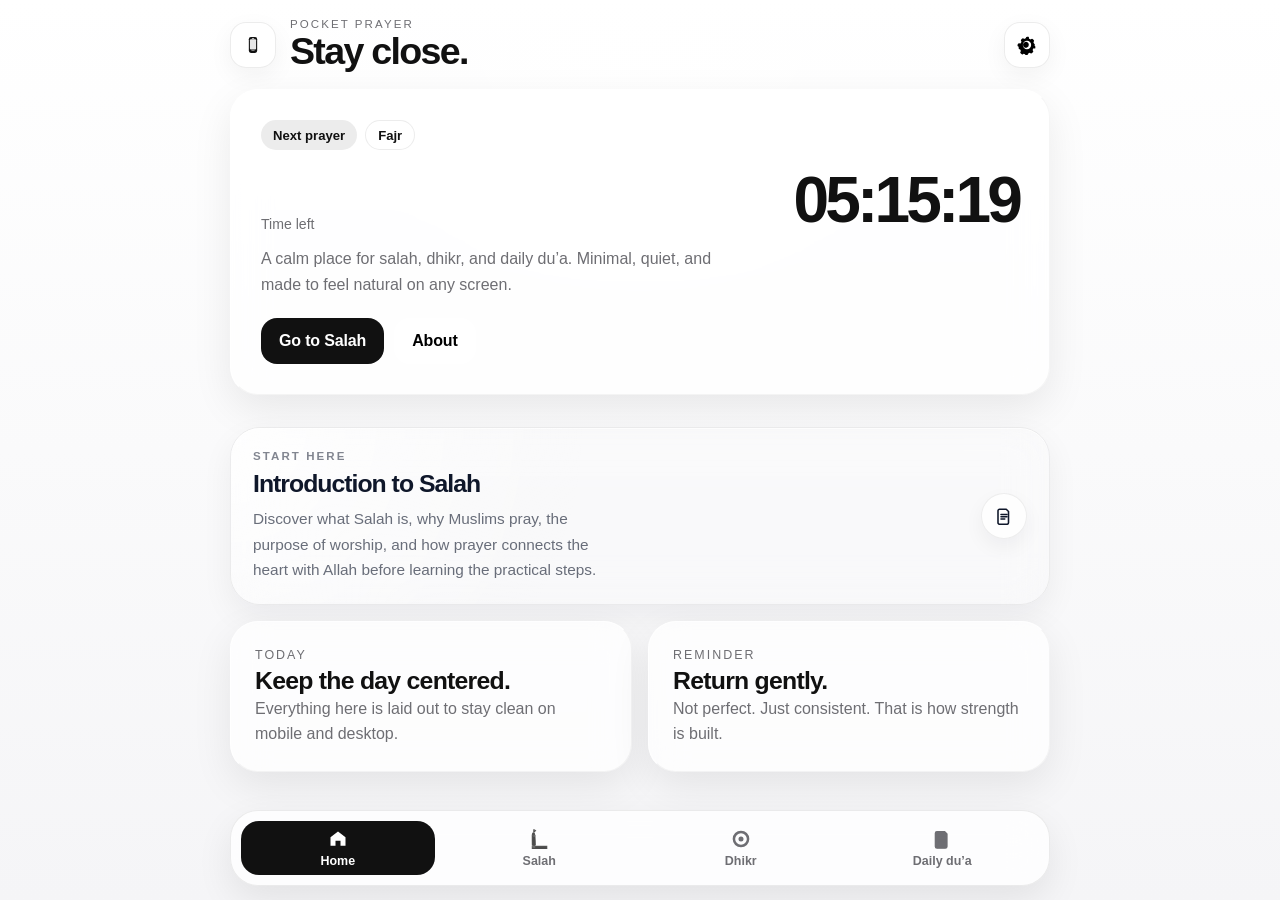
<file: index.html>
<!DOCTYPE html>
<html lang="en">
<head>
  <meta charset="UTF-8" />
  <meta
    name="viewport"
    content="width=device-width, initial-scale=1.0, viewport-fit=cover"
  />

  <title>Pocket Prayer</title>

  <link rel="manifest" href="manifest.json" />

  <meta name="theme-color" content="#0f172a" />

  <link rel="stylesheet" href="css/style.css" />
</head>
<body>
  <div class="app-shell">
    <header class="topbar">
      <div class="topbar__left">
        <div class="brand-mark" aria-hidden="true">
  <svg viewBox="0 0 24 24" role="img" aria-label="Pocket Prayer">
    
    <!-- outer phone shape -->
    <rect x="7" y="2.5" width="10" height="19" rx="2.5"
          fill="currentColor"/>

    <!-- screen cutout (light inner area) -->
    <rect x="8.3" y="5" width="7.4" height="12.5" rx="1.2"
          fill="white" opacity="0.9"/>

    <!-- speaker -->
    <rect x="10.5" y="4" width="3" height="0.8" rx="0.4"
          fill="white" opacity="0.9"/>

    <!-- home indicator -->
    <rect x="10" y="18.2" width="4" height="0.8" rx="0.4"
          fill="white" opacity="0.9"/>

  </svg>
</div>
        <div>
          <p class="eyebrow">POCKET PRAYER</p>
          <h1>Stay close.</h1>
        </div>
      </div>

      <button class="icon-button" type="button" aria-label="Open settings">
        <svg viewBox="0 0 24 24" aria-hidden="true">
          <path d="M12 8.5A3.5 3.5 0 1 0 12 15a3.5 3.5 0 0 0 0-6.5Zm9.4 2.2-.9-.2a8.1 8.1 0 0 0-.8-1.9l.5-.8a1.5 1.5 0 0 0-.2-1.9l-.9-.9a1.5 1.5 0 0 0-1.9-.2l-.8.5a8.1 8.1 0 0 0-1.9-.8l-.2-.9A1.5 1.5 0 0 0 13.8 2h-1.6A1.5 1.5 0 0 0 10.8 3l-.2.9c-.7.2-1.4.5-1.9.8l-.8-.5a1.5 1.5 0 0 0-1.9.2l-.9.9a1.5 1.5 0 0 0-.2 1.9l.5.8c-.3.6-.6 1.2-.8 1.9l-.9.2A1.5 1.5 0 0 0 2 14.2v1.6A1.5 1.5 0 0 0 3 17.2l.9.2c.2.7.5 1.4.8 1.9l-.5.8a1.5 1.5 0 0 0 .2 1.9l.9.9a1.5 1.5 0 0 0 1.9.2l.8-.5c.6.3 1.2.6 1.9.8l.2.9A1.5 1.5 0 0 0 10.2 24h1.6a1.5 1.5 0 0 0 1.5-1l.2-.9c.7-.2 1.4-.5 1.9-.8l.8.5a1.5 1.5 0 0 0 1.9-.2l.9-.9a1.5 1.5 0 0 0 .2-1.9l-.5-.8c.3-.6.6-1.2.8-1.9l.9-.2A1.5 1.5 0 0 0 22 15.8v-1.6a1.5 1.5 0 0 0-1-1.5ZM12 17a5 5 0 1 1 0-10 5 5 0 0 1 0 10Z"/>
        </svg>
      </button>
    </header>

    <main class="main">
      <section class="hero glass-card">
        <div class="hero__meta">
          <span class="pill">Next prayer</span>
          <span class="pill pill--soft">Maghrib</span>
        </div>

        <div class="countdown">
          <p class="countdown__label">Time left</p>
          <div class="countdown__time" id="countdown">01:42:15</div>
        </div>

        <p class="hero__copy">
          A calm place for salah, dhikr, and daily du’a. Minimal, quiet, and made to feel natural on any screen.
        </p>

        <div class="hero__actions">
  <a class="cta" href="salah.html">
    Go to Salah
  </a>

  <button
    class="ghost hero-modal-trigger"
    type="button"
    id="openPocketPrayerModal"
    aria-haspopup="dialog"
    aria-controls="pocketPrayerModal"
  >
    About
  </button>
</div>
      </section>

      <a href="introduction-salah.html"
   class="learn-salah-card introduction-card"
   aria-label="Introduction to Salah">

  <div class="learn-salah-card__content">
    <p class="learn-salah-card__eyebrow">
      START HERE
    </p>

    <h2 class="learn-salah-card__title">
      Introduction to Salah
    </h2>

    <p class="learn-salah-card__text">
      Discover what Salah is, why Muslims pray, the purpose of worship,
      and how prayer connects the heart with Allah before learning the
      practical steps.
    </p>

    
  </div>

  <div class="learn-salah-card__icon" aria-hidden="true">
    <svg viewBox="0 0 24 24">
      <path d="M6 3h9l3 3v15a2 2 0 0 1-2 2H6a2 2 0 0 1-2-2V5a2 2 0 0 1 2-2z"/>
      <path d="M8 10h8M8 13h8M8 16h5"/>
    </svg>
  </div>

</a>

      <section class="overview-grid">
        <article class="info-card glass-card">
          <p class="info-card__label">Today</p>
          <h2>Keep the day centered.</h2>
          <p>Everything here is laid out to stay clean on mobile and desktop.</p>
        </article>

        <article class="info-card glass-card">
          <p class="info-card__label">Reminder</p>
          <h2>Return gently.</h2>
          <p>Not perfect. Just consistent. That is how strength is built.</p>
        </article>
      </section>

    </main>

    <nav class="bottom-nav" aria-label="Main navigation">
      <a class="nav-item nav-item--active" href="index.html" aria-current="page">
        <span class="nav-icon" aria-hidden="true">
          <svg viewBox="0 0 24 24"><path d="M12 3 3 10v10h6v-6h6v6h6V10l-9-7Z"/></svg>
        </span>
        <span>Home</span>
      </a>
      <a class="nav-item" href="salah.html">
        <span class="nav-icon" aria-hidden="true">
     <svg
   width="24mm"
   height="24mm"
   viewBox="0 0 24 24"
   version="1.1"
   id="svg1"
   xmlns="http://www.w3.org/2000/svg"
   xmlns:svg="http://www.w3.org/2000/svg">
  <defs
     id="defs1">
    <linearGradient
       id="swatch28">
      <stop
         style="stop-color:#000000;stop-opacity:1;"
         offset="0"
         id="stop28" />
    </linearGradient>
  </defs>
  <g
     id="layer1"
     style="fill:#000000;fill-opacity:1;stroke:#ffffff;stroke-opacity:1">
    <ellipse
       style="fill:#4b4b4b;fill-opacity:1;fill-rule:evenodd;stroke:#ffffff;stroke-width:0.144042;stroke-dasharray:none;stroke-opacity:1"
       id="path1"
       cx="6.3236856"
       cy="2.4639521"
       rx="1.5707604"
       ry="1.6299863" />
    <path
       style="fill:#4b4b4b;fill-opacity:1;fill-rule:evenodd;stroke:#ffffff;stroke-width:0.166037;stroke-dasharray:none;stroke-opacity:1"
       d="m 3.334217,20.243319 v 4.464922 h 18.733312 l -0.122411,-4.602557 z"
       id="path7" />
    <path
       style="fill:#4b4b4b;fill-opacity:1;fill-rule:evenodd;stroke:#ffffff;stroke-width:0.168316;stroke-dasharray:none;stroke-opacity:1"
       d="M 4.9818916,3.5562697 3.7266662,4.9722421 3.2505464,7.5412206 3.2721534,13.7715 l 0.064923,5.704343 0.562688,0.525932 c 0.4541824,0.09423 -0.3676497,-0.163593 0.908954,0.42479 0.066465,-0.01486 1.556524,0.176893 1.839551,-0.04046 l 0.90897,-0.26296 0.735816,-0.667534 L 8.1415634,14.014234 7.7520114,8.4312599 6.9512704,4.5676737 6.0423159,4.3249354 Z"
       id="path2" />
    <path
       style="fill:#4b4b4b;fill-opacity:1;fill-rule:evenodd;stroke:#ffffff;stroke-width:0.168316;stroke-dasharray:none;stroke-opacity:1"
       d="m 5.3930876,7.0152904 c 0.4280043,0.013268 0.6925313,1.0114077 0.6925313,1.0114077 L 7.3408434,7.7839594 7.5789014,7.4805377 8.0766664,8.1885238 7.8386084,8.8155945 7.1244264,8.9167376 5.7177092,9.2201608 c 0,0 -0.983079,-0.7846578 -0.9955216,-1.3552859 -0.00767,-0.3519108 0.2945303,-0.8612922 0.6709,-0.8495845 z"
       id="path4" />
    <path
       style="fill:#4b4b4b;fill-opacity:1;fill-rule:evenodd;stroke:#ffffff;stroke-width:0.168316;stroke-dasharray:none;stroke-opacity:1"
       d="M 5.6744287,0.03656946 4.8736809,0.94683525 8.0766674,2.8078263 8.8341304,1.9177864 Z"
       id="path5" />
    <path
       style="fill:#4b4b4b;fill-opacity:1;fill-rule:evenodd;stroke:#ffffff;stroke-width:0.168316;stroke-dasharray:none;stroke-opacity:1"
       d="m 4.5274149,20.365884 -0.043293,1.881217 2.4238815,0.04047 0.476119,-0.404563 -0.346271,-0.343883 -1.4283534,-0.04047 0.021607,-0.950726 z"
       id="path6" />
  </g>
</svg>
     
        </span>
        <span>Salah</span>
      </a>
      <a class="nav-item" href="dhikr.html">
        <span class="nav-icon" aria-hidden="true">
          <svg viewBox="0 0 24 24"><path d="M12 2a10 10 0 1 0 10 10A10 10 0 0 0 12 2Zm0 3a7 7 0 1 1-7 7 7 7 0 0 1 7-7Zm0 4a3 3 0 1 0 3 3 3 3 0 0 0-3-3Z"/></svg>
        </span>
        <span>Dhikr</span>
      </a>
      <a class="nav-item" href="dua.html">
        <span class="nav-icon" aria-hidden="true">
          <svg viewBox="0 0 24 24" fill="none" xmlns="http://www.w3.org/2000/svg">

  <!-- paper shape -->
  <path d="M6 3h9l3 3v15a2 2 0 0 1-2 2H6a2 2 0 0 1-2-2V5a2 2 0 0 1 2-2z"
        stroke="currentColor"
        stroke-width="1.5"
        stroke-linejoin="round"/>

  <!-- inner lines -->
  <path d="M8 10h8M8 13h8M8 16h6"
        stroke="currentColor"
        stroke-width="1.5"
        stroke-linecap="round"/>

</svg>
        </span>
        <span>Daily du’a</span>
      </a>
    </nav>
  </div>

  <!-- =========================================
     POCKET PRAYER MODAL
========================================= -->

<div
  class="modal-overlay"
  id="pocketPrayerModal"
  aria-hidden="true"
>
  <div
    class="project-modal"
    role="dialog"
    aria-modal="true"
    aria-labelledby="projectModalTitle"
  >
    <button
      class="project-modal__close"
      type="button"
      id="closePocketPrayerModal"
      aria-label="Close modal"
    >
      <svg viewBox="0 0 24 24" aria-hidden="true">
        <path d="M6 6 18 18M18 6 6 18"/>
      </svg>
    </button>

    <div class="project-modal__content">
      <p class="project-modal__eyebrow">
        PERSONAL PROJECT
      </p>

      <h2
        class="project-modal__title"
        id="projectModalTitle"
      >
        Pocket Prayer
      </h2>

      <p class="project-modal__body">
        Pocket Prayer is a personal project created to support my own learning and make my daily journey in faith feel calmer, simpler, and more consistent.
      </p>

      <p class="project-modal__body">
        Because this platform is built for personal growth, any feedback, advice, corrections, or thoughtful suggestions about the text, experience, or features are sincerely welcome and deeply appreciated.
      </p>

      <button
        class="project-modal__dismiss"
        type="button"
        id="dismissPocketPrayerModal"
      >
        Dismiss
      </button>
    </div>
  </div>
</div>

  <script src="js/script.js"></script>
</body>
</html>
</file>
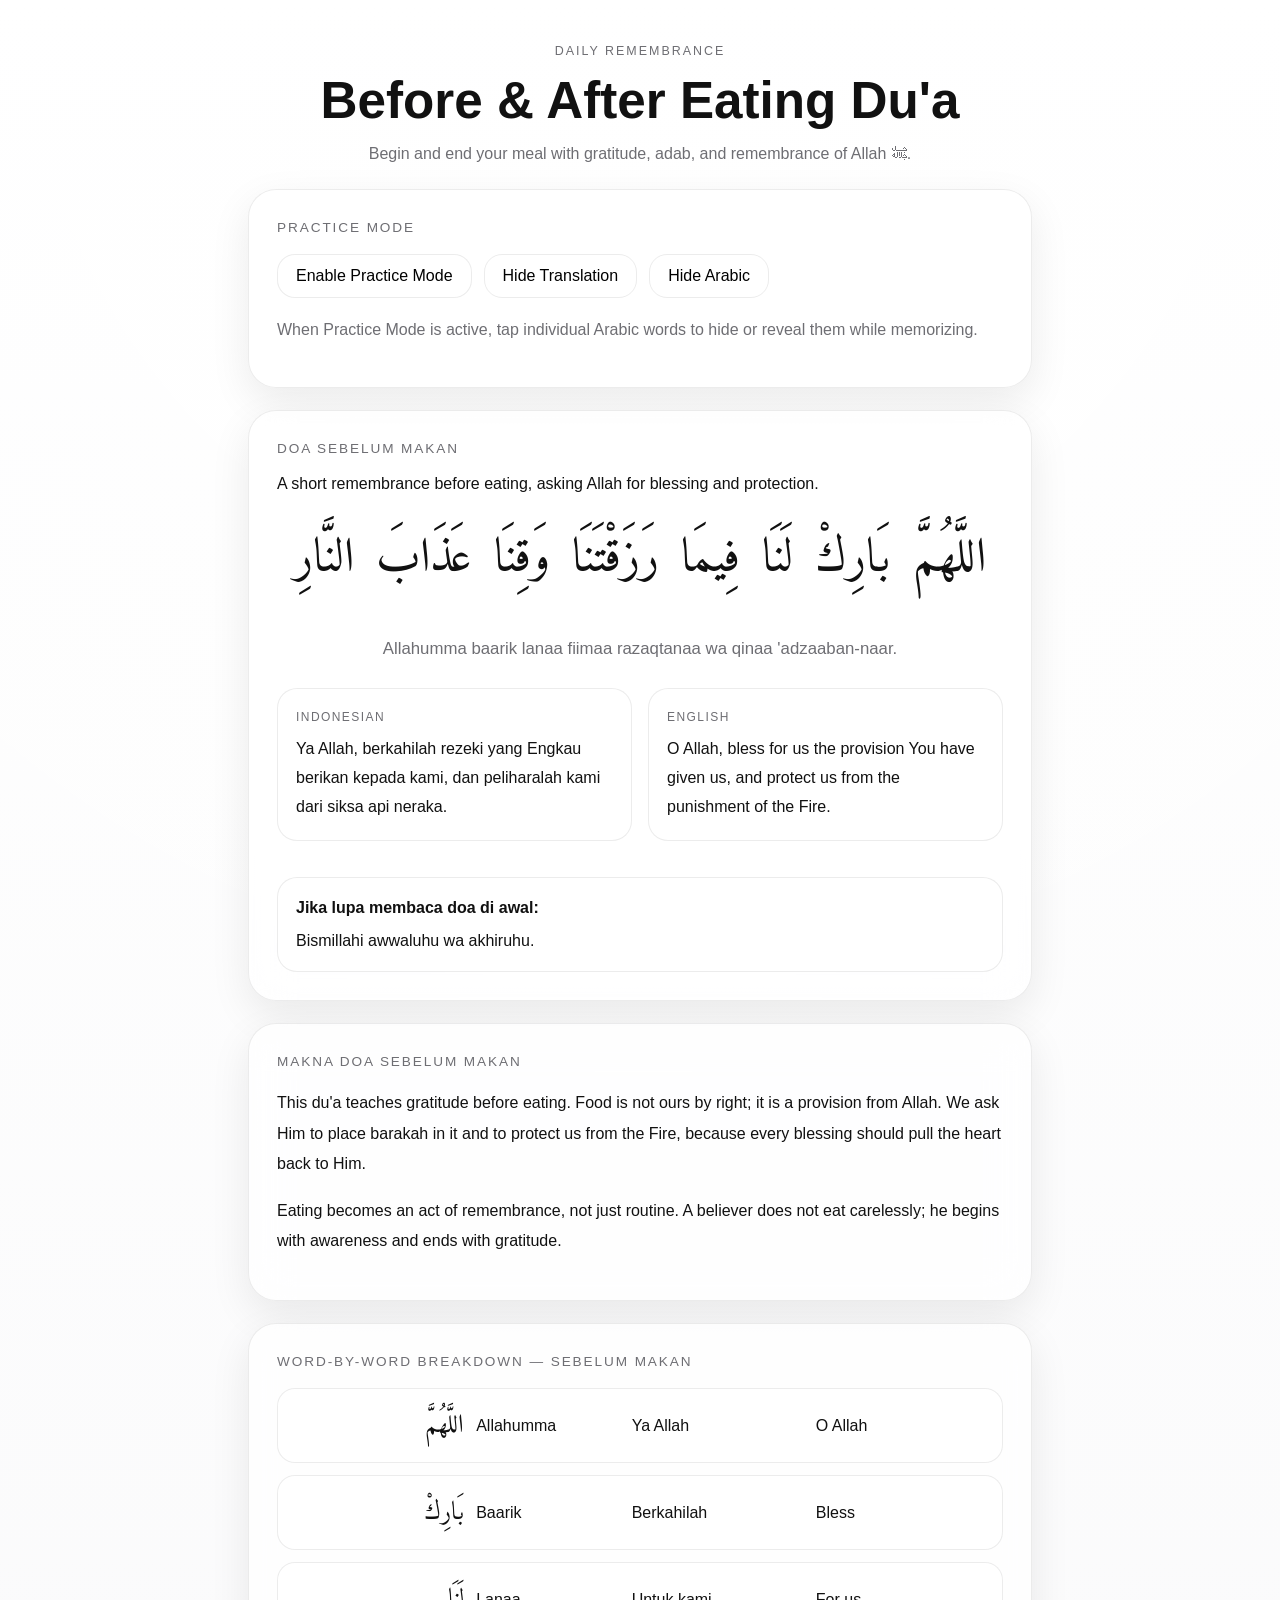
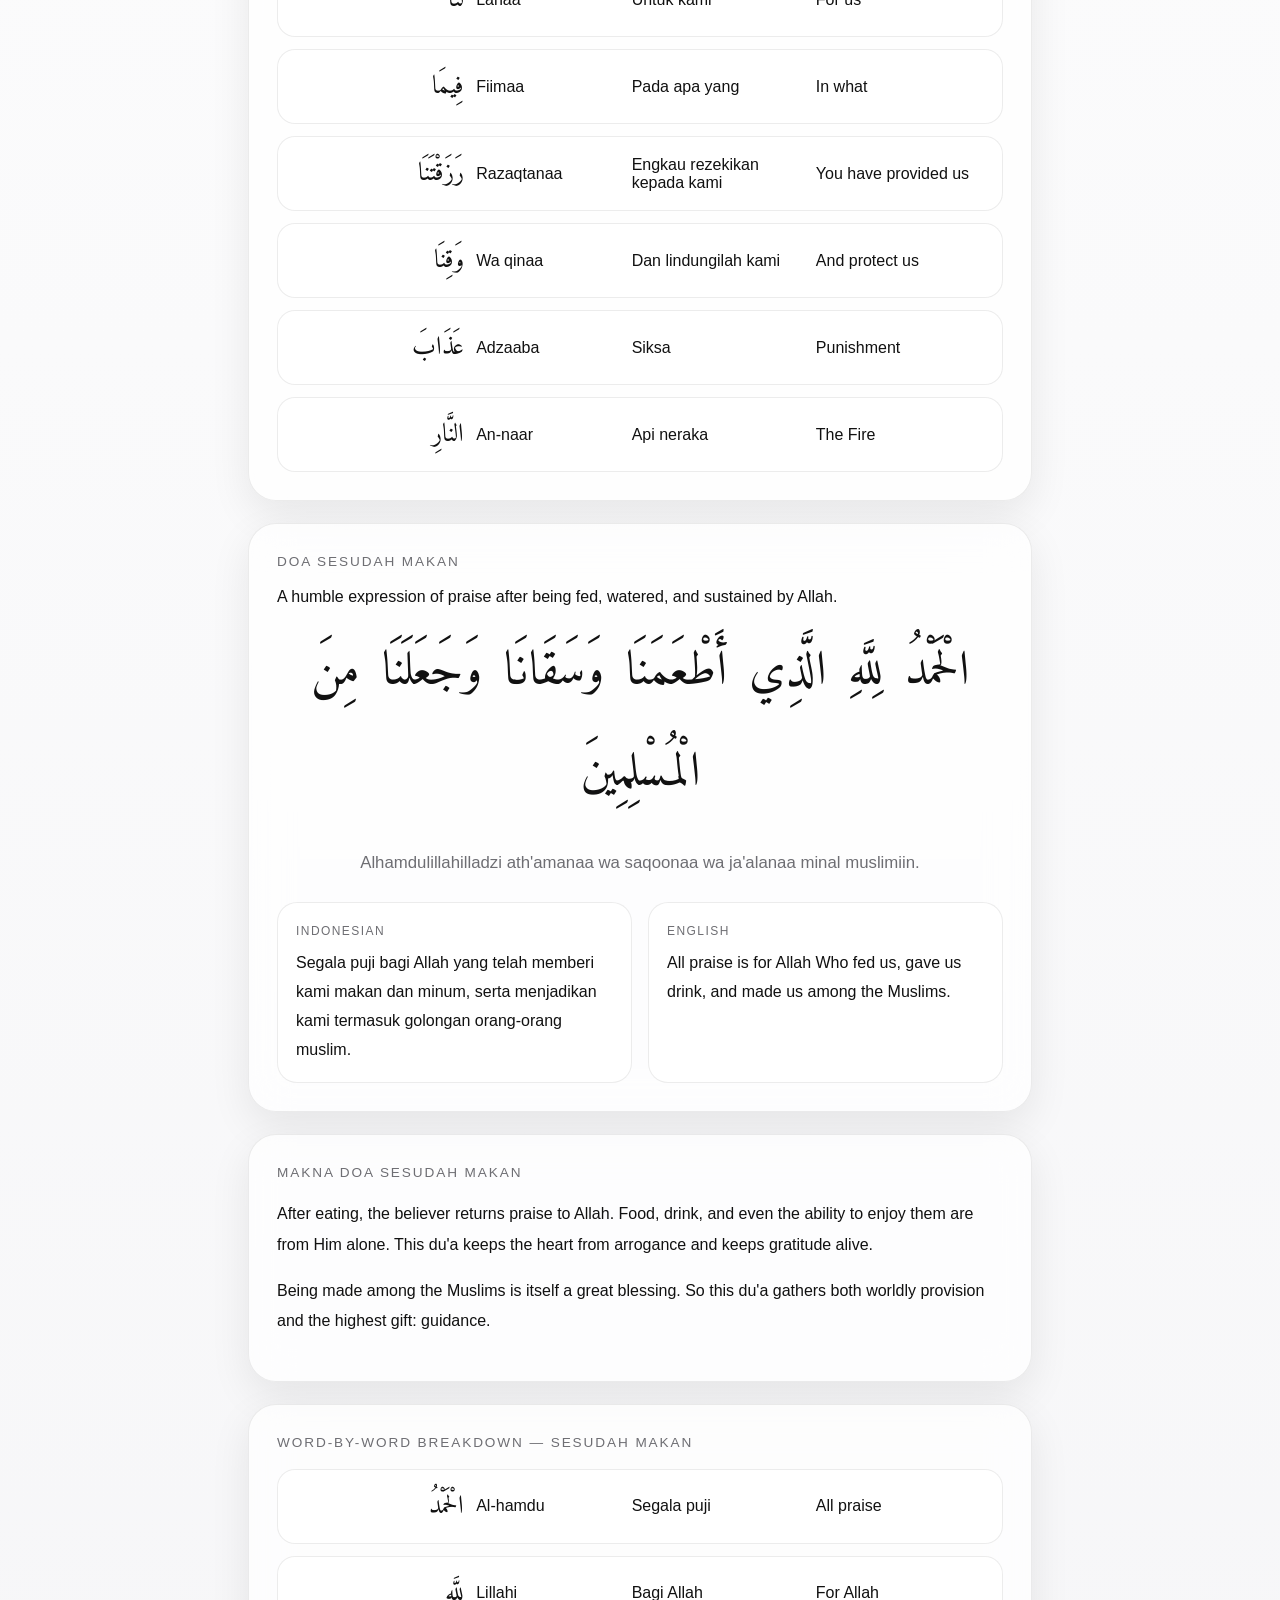
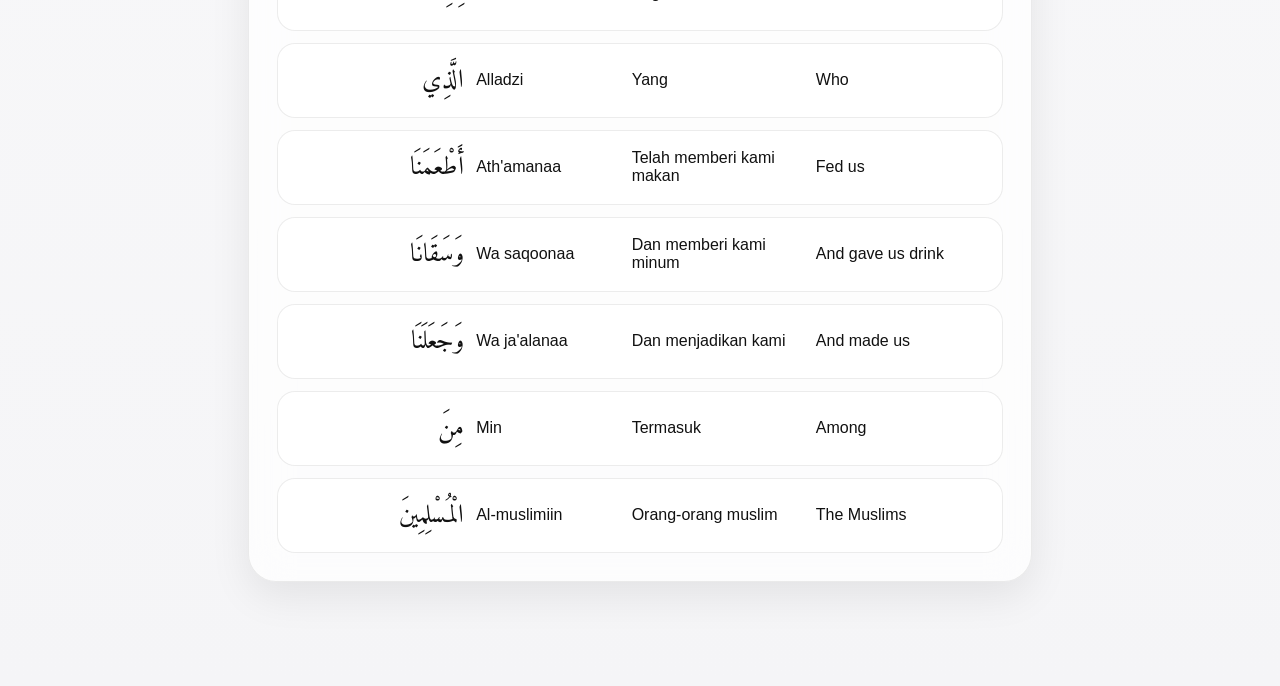
<file: before-after-eating.html>
<!DOCTYPE html>
    <html lang="en">
    <head>
    <meta charset="UTF-8" />
    <meta
        name="viewport"
        content="width=device-width, initial-scale=1.0, viewport-fit=cover"
    />

    <title>Before & After Eating Du'a</title>

    <link rel="preconnect" href="https://fonts.googleapis.com">
    <link rel="preconnect" href="https://fonts.gstatic.com" crossorigin>

    <link
        href="https://fonts.googleapis.com/css2?family=Amiri:wght@400;700&display=swap"
        rel="stylesheet"
    />

    <link rel="stylesheet" href="css/dua.css">
    </head>
    <body>

    <div class="app-shell">

    <header class="hero">
        <p class="hero__eyebrow">Daily Remembrance</p>
        <h1 class="hero__title">Before & After Eating Du'a</h1>
        <p class="hero__subtitle">
        Begin and end your meal with gratitude, adab, and remembrance of Allah ﷻ.
        </p>
    </header>

    <section class="practice-card">
        <div class="section-heading">
        <span>Practice Mode</span>
        </div>

        <div class="practice-controls">
        <button id="practiceToggle" class="action-btn">
            Enable Practice Mode
        </button>

        <button id="hideTranslationBtn" class="action-btn secondary">
            Hide Translation
        </button>

        <button id="hideArabicBtn" class="action-btn secondary">
            Hide Arabic
        </button>
        </div>

        <p class="practice-note">
        When Practice Mode is active, tap individual Arabic words to hide or reveal them while memorizing.
        </p>
    </section>

    <!-- BEFORE EATING -->
    <section class="dua-card">

        <div class="card-top">
        <div class="section-heading">
            <span>Doa Sebelum Makan</span>
        </div>
        <p class="card-caption">
            A short remembrance before eating, asking Allah for blessing and protection.
        </p>
        </div>

        <div class="arabic-wrapper" id="arabicContainerBefore">
        <p class="arabic-line">
            <span class="word">اللَّهُمَّ</span>
            <span class="word">بَارِكْ</span>
            <span class="word">لَنَا</span>
            <span class="word">فِيمَا</span>
            <span class="word">رَزَقْتَنَا</span>
            <span class="word">وَقِنَا</span>
            <span class="word">عَذَابَ</span>
            <span class="word">النَّارِ</span>
        </p>
        </div>

        <div class="transliteration" id="transliterationContainerBefore">
        Allahumma baarik lanaa fiimaa razaqtanaa wa qinaa 'adzaaban-naar.
        </div>

        <div class="translations" id="translationContainerBefore">
        <div class="translation-card">
            <span class="translation-label">Indonesian</span>
            <p>
            Ya Allah, berkahilah rezeki yang Engkau berikan kepada kami, dan peliharalah kami dari siksa api neraka.
            </p>
        </div>

        <div class="translation-card">
            <span class="translation-label">English</span>
            <p>
            O Allah, bless for us the provision You have given us, and protect us from the punishment of the Fire.
            </p>
        </div>
        </div>

        <br>

        <div class="note-box">
        <strong>Jika lupa membaca doa di awal:</strong>
        <span>Bismillahi awwaluhu wa akhiruhu.</span>
        </div>
    </section>

    <section class="meaning-card">
        <div class="section-heading">
        <span>Makna Doa Sebelum Makan</span>
        </div>

        <p>
        This du'a teaches gratitude before eating. Food is not ours by right; it is a provision from Allah.
        We ask Him to place barakah in it and to protect us from the Fire, because every blessing should pull the heart back to Him.
        </p>

        <p>
        Eating becomes an act of remembrance, not just routine. A believer does not eat carelessly; he begins with awareness and ends with gratitude.
        </p>
    </section>

    <section class="breakdown-card">
        <div class="section-heading">
        <span>Word-by-Word Breakdown — Sebelum Makan</span>
        </div>

        <div class="breakdown-grid">
        <div class="breakdown-row">
            <div class="arabic-cell">اللَّهُمَّ</div>
            <div>Allahumma</div>
            <div>Ya Allah</div>
            <div>O Allah</div>
        </div>

        <div class="breakdown-row">
            <div class="arabic-cell">بَارِكْ</div>
            <div>Baarik</div>
            <div>Berkahilah</div>
            <div>Bless</div>
        </div>

        <div class="breakdown-row">
            <div class="arabic-cell">لَنَا</div>
            <div>Lanaa</div>
            <div>Untuk kami</div>
            <div>For us</div>
        </div>

        <div class="breakdown-row">
            <div class="arabic-cell">فِيمَا</div>
            <div>Fiimaa</div>
            <div>Pada apa yang</div>
            <div>In what</div>
        </div>

        <div class="breakdown-row">
            <div class="arabic-cell">رَزَقْتَنَا</div>
            <div>Razaqtanaa</div>
            <div>Engkau rezekikan kepada kami</div>
            <div>You have provided us</div>
        </div>

        <div class="breakdown-row">
            <div class="arabic-cell">وَقِنَا</div>
            <div>Wa qinaa</div>
            <div>Dan lindungilah kami</div>
            <div>And protect us</div>
        </div>

        <div class="breakdown-row">
            <div class="arabic-cell">عَذَابَ</div>
            <div>Adzaaba</div>
            <div>Siksa</div>
            <div>Punishment</div>
        </div>

        <div class="breakdown-row">
            <div class="arabic-cell">النَّارِ</div>
            <div>An-naar</div>
            <div>Api neraka</div>
            <div>The Fire</div>
        </div>
        </div>
    </section>

    <!-- AFTER EATING -->
    <section class="dua-card">

        <div class="card-top">
        <div class="section-heading">
            <span>Doa Sesudah Makan</span>
        </div>
        <p class="card-caption">
            A humble expression of praise after being fed, watered, and sustained by Allah.
        </p>
        </div>

        <div class="arabic-wrapper" id="arabicContainerAfter">
        <p class="arabic-line">
            <span class="word">الْحَمْدُ</span>
            <span class="word">لِلَّهِ</span>
            <span class="word">الَّذِي</span>
            <span class="word">أَطْعَمَنَا</span>
            <span class="word">وَسَقَانَا</span>
            <span class="word">وَجَعَلَنَا</span>
            <span class="word">مِنَ</span>
            <span class="word">الْمُسْلِمِينَ</span>
        </p>
        </div>

        <div class="transliteration" id="transliterationContainerAfter">
        Alhamdulillahilladzi ath'amanaa wa saqoonaa wa ja'alanaa minal muslimiin.
        </div>

        <div class="translations" id="translationContainerAfter">
        <div class="translation-card">
            <span class="translation-label">Indonesian</span>
            <p>
            Segala puji bagi Allah yang telah memberi kami makan dan minum, serta menjadikan kami termasuk golongan orang-orang muslim.
            </p>
        </div>

        <div class="translation-card">
            <span class="translation-label">English</span>
            <p>
            All praise is for Allah Who fed us, gave us drink, and made us among the Muslims.
            </p>
        </div>
        </div>
    </section>

    <section class="meaning-card">
        <div class="section-heading">
        <span>Makna Doa Sesudah Makan</span>
        </div>

        <p>
        After eating, the believer returns praise to Allah. Food, drink, and even the ability to enjoy them are from Him alone.
        This du'a keeps the heart from arrogance and keeps gratitude alive.
        </p>

        <p>
        Being made among the Muslims is itself a great blessing. So this du'a gathers both worldly provision and the highest gift: guidance.
        </p>
    </section>

    <section class="breakdown-card">
        <div class="section-heading">
        <span>Word-by-Word Breakdown — Sesudah Makan</span>
        </div>

        <div class="breakdown-grid">
        <div class="breakdown-row">
            <div class="arabic-cell">الْحَمْدُ</div>
            <div>Al-hamdu</div>
            <div>Segala puji</div>
            <div>All praise</div>
        </div>

        <div class="breakdown-row">
            <div class="arabic-cell">لِلَّهِ</div>
            <div>Lillahi</div>
            <div>Bagi Allah</div>
            <div>For Allah</div>
        </div>

        <div class="breakdown-row">
            <div class="arabic-cell">الَّذِي</div>
            <div>Alladzi</div>
            <div>Yang</div>
            <div>Who</div>
        </div>

        <div class="breakdown-row">
            <div class="arabic-cell">أَطْعَمَنَا</div>
            <div>Ath'amanaa</div>
            <div>Telah memberi kami makan</div>
            <div>Fed us</div>
        </div>

        <div class="breakdown-row">
            <div class="arabic-cell">وَسَقَانَا</div>
            <div>Wa saqoonaa</div>
            <div>Dan memberi kami minum</div>
            <div>And gave us drink</div>
        </div>

        <div class="breakdown-row">
            <div class="arabic-cell">وَجَعَلَنَا</div>
            <div>Wa ja'alanaa</div>
            <div>Dan menjadikan kami</div>
            <div>And made us</div>
        </div>

        <div class="breakdown-row">
            <div class="arabic-cell">مِنَ</div>
            <div>Min</div>
            <div>Termasuk</div>
            <div>Among</div>
        </div>

        <div class="breakdown-row">
            <div class="arabic-cell">الْمُسْلِمِينَ</div>
            <div>Al-muslimiin</div>
            <div>Orang-orang muslim</div>
            <div>The Muslims</div>
        </div>
        </div>
    </section>

    </div>

    <script>
    const practiceBtn = document.getElementById("practiceToggle");
    const hideArabicBtn = document.getElementById("hideArabicBtn");
    const hideTranslationBtn = document.getElementById("hideTranslationBtn");

    const arabicContainers = [
    document.getElementById("arabicContainerBefore"),
    document.getElementById("arabicContainerAfter")
    ];

    const transliterationContainers = [
    document.getElementById("transliterationContainerBefore"),
    document.getElementById("transliterationContainerAfter")
    ];

    const translationContainers = [
    document.getElementById("translationContainerBefore"),
    document.getElementById("translationContainerAfter")
    ];

    const words = document.querySelectorAll(".word");

    let practiceMode = false;

    practiceBtn.addEventListener("click", () => {
    practiceMode = !practiceMode;

    if (practiceMode) {
        practiceBtn.textContent = "Practice Mode Enabled";
        document.body.classList.add("practice-active");
    } else {
        practiceBtn.textContent = "Enable Practice Mode";
        document.body.classList.remove("practice-active");
        words.forEach(word => word.classList.remove("hidden-word"));
    }
    });

    words.forEach(word => {
    word.addEventListener("click", () => {
        if (!practiceMode) return;
        word.classList.toggle("hidden-word");
    });
    });

    hideArabicBtn.addEventListener("click", () => {
    arabicContainers.forEach(el => el.classList.toggle("hidden-section"));
    transliterationContainers.forEach(el => el.classList.toggle("hidden-section"));
    });

    hideTranslationBtn.addEventListener("click", () => {
    translationContainers.forEach(el => el.classList.toggle("hidden-section"));
    });
    </script>

    </body>
    </html>
</file>
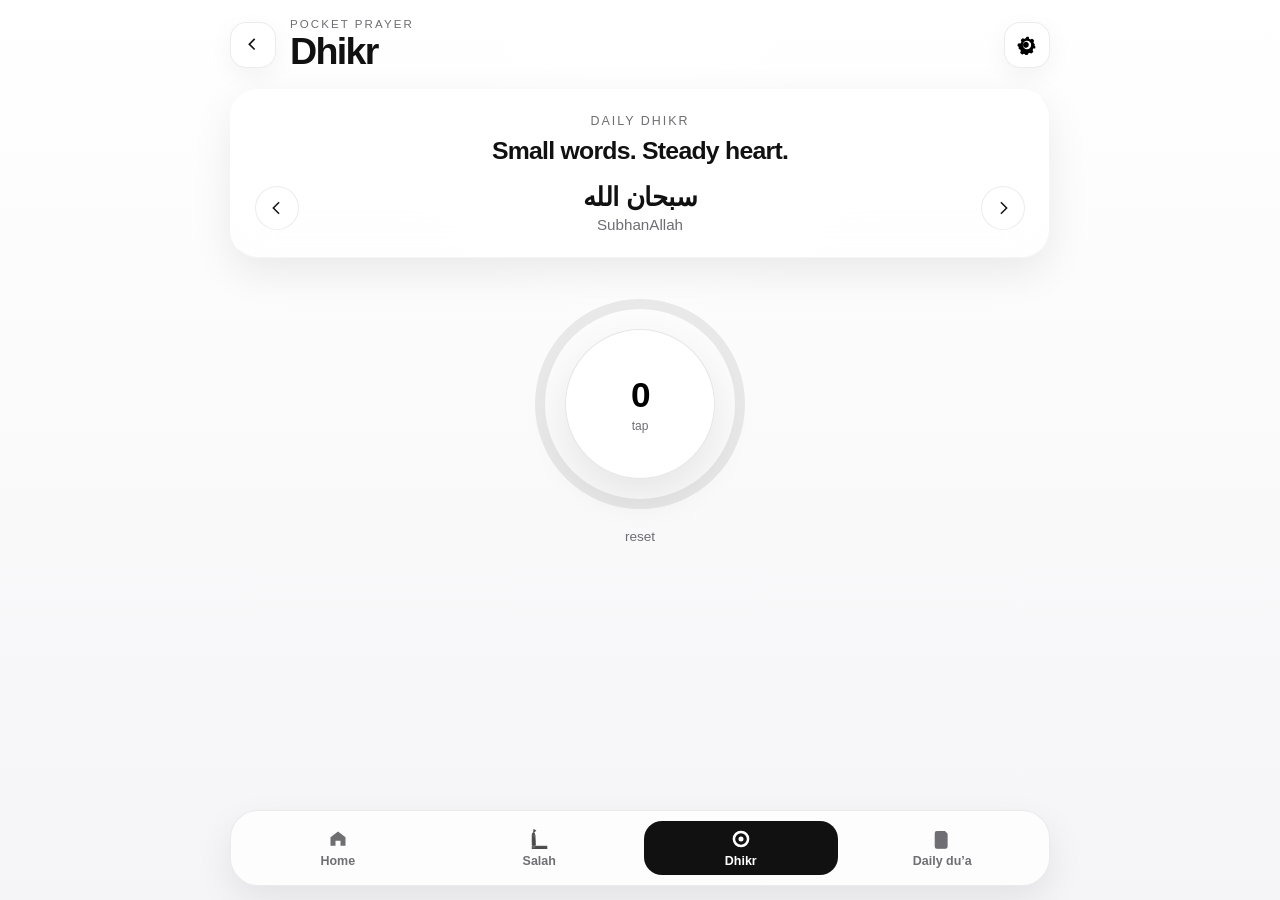
<file: dhikr.html>
<!DOCTYPE html>
<html lang="en">
<head>
  <meta charset="UTF-8" />
  <meta name="viewport" content="width=device-width, initial-scale=1.0, viewport-fit=cover" />
  <title>Dhikr — Pocket Prayer</title>
  <link rel="stylesheet" href="css/style.css" />
</head>
<body>
  <div class="app-shell">
    <header class="topbar">
      <div class="topbar__left">
        <a class="back-link" href="index.html" aria-label="Back to home">
          <svg viewBox="0 0 24 24" aria-hidden="true"><path d="M14.7 5.3 9 11l5.7 5.7-1.4 1.4L6.2 11l7.1-7.1 1.4 1.4Z"/></svg>
        </a>
        <div>
          <p class="eyebrow">POCKET PRAYER</p>
          <h1>Dhikr</h1>
        </div>
      </div>
      <button class="icon-button" type="button" aria-label="Open settings">
        <svg viewBox="0 0 24 24" aria-hidden="true">
          <path d="M12 8.5A3.5 3.5 0 1 0 12 15a3.5 3.5 0 0 0 0-6.5Zm9.4 2.2-.9-.2a8.1 8.1 0 0 0-.8-1.9l.5-.8a1.5 1.5 0 0 0-.2-1.9l-.9-.9a1.5 1.5 0 0 0-1.9-.2l-.8.5a8.1 8.1 0 0 0-1.9-.8l-.2-.9A1.5 1.5 0 0 0 13.8 2h-1.6A1.5 1.5 0 0 0 10.8 3l-.2.9c-.7.2-1.4.5-1.9.8l-.8-.5a1.5 1.5 0 0 0-1.9.2l-.9.9a1.5 1.5 0 0 0-.2 1.9l.5.8c-.3.6-.6 1.2-.8 1.9l-.9.2A1.5 1.5 0 0 0 2 14.2v1.6A1.5 1.5 0 0 0 3 17.2l.9.2c.2.7.5 1.4.8 1.9l-.5.8a1.5 1.5 0 0 0 .2 1.9l.9.9a1.5 1.5 0 0 0 1.9.2l.8-.5c.6.3 1.2.6 1.9.8l.2.9A1.5 1.5 0 0 0 10.2 24h1.6a1.5 1.5 0 0 0 1.5-1l.2-.9c.7-.2 1.4-.5 1.9-.8l.8.5a1.5 1.5 0 0 0 1.9-.2l.9-.9a1.5 1.5 0 0 0 .2-1.9l-.5-.8c.3-.6.6-1.2.8-1.9l.9-.2A1.5 1.5 0 0 0 22 15.8v-1.6a1.5 1.5 0 0 0-1-1.5ZM12 17a5 5 0 1 1 0-10 5 5 0 0 1 0 10Z"/>
        </svg>
      </button>
    </header>

    <main class="main">

  <section class="glass-card section-card dhikr-header">
    <p class="info-card__label">Daily Dhikr</p>
    <h2>Small words. Steady heart.</h2>

    <div class="dhikr-nav">
      <button id="prevDhikr" class="nav-circle" aria-label="Previous dhikr">
        <svg viewBox="0 0 24 24"><path d="M15.5 19 8.5 12l7-7-1.4-1.4L5.7 12l8.4 8.4 1.4-1.4Z"/></svg>
      </button>

      <div class="dhikr-title">
        <span id="dhikrArabic">سبحان الله</span>
        <small id="dhikrTrans">SubhanAllah</small>
      </div>

      <button id="nextDhikr" class="nav-circle" aria-label="Next dhikr">
        <svg viewBox="0 0 24 24"><path d="M8.5 5 15.5 12l-7 7 1.4 1.4L18.3 12 9.9 3.6 8.5 5Z"/></svg>
      </button>
    </div>
  </section>

  <section class="dhikr-counter">

    <div class="ring-wrapper">

      <svg class="progress-ring" width="220" height="220">
        <circle class="ring-bg" cx="110" cy="110" r="100"></circle>
        <circle id="ringProgress" class="ring-progress" cx="110" cy="110" r="100"></circle>
      </svg>

      <button id="tapCircle" class="tap-circle" aria-label="Tap to count">
        <div class="count" id="count">0</div>
        <div class="hint">tap</div>
      </button>

    </div>

    <button id="resetBtn" class="reset-btn">reset</button>

  </section>

</main>

    <nav class="bottom-nav" aria-label="Main navigation">
      <a class="nav-item" href="index.html">
        <span class="nav-icon" aria-hidden="true">
          <svg viewBox="0 0 24 24"><path d="M12 3 3 10v10h6v-6h6v6h6V10l-9-7Z"/></svg>
        </span>
        <span>Home</span>
      </a>
      <a class="nav-item" href="salah.html">
        <span class="nav-icon" aria-hidden="true">
          <svg
   width="24mm"
   height="24mm"
   viewBox="0 0 24 24"
   version="1.1"
   id="svg1"
   xmlns="http://www.w3.org/2000/svg"
   xmlns:svg="http://www.w3.org/2000/svg">
  <defs
     id="defs1">
    <linearGradient
       id="swatch28">
      <stop
         style="stop-color:#000000;stop-opacity:1;"
         offset="0"
         id="stop28" />
    </linearGradient>
  </defs>
  <g
     id="layer1"
     style="fill:#000000;fill-opacity:1;stroke:#ffffff;stroke-opacity:1">
    <ellipse
       style="fill:#4b4b4b;fill-opacity:1;fill-rule:evenodd;stroke:#ffffff;stroke-width:0.144042;stroke-dasharray:none;stroke-opacity:1"
       id="path1"
       cx="6.3236856"
       cy="2.4639521"
       rx="1.5707604"
       ry="1.6299863" />
    <path
       style="fill:#4b4b4b;fill-opacity:1;fill-rule:evenodd;stroke:#ffffff;stroke-width:0.166037;stroke-dasharray:none;stroke-opacity:1"
       d="m 3.334217,20.243319 v 4.464922 h 18.733312 l -0.122411,-4.602557 z"
       id="path7" />
    <path
       style="fill:#4b4b4b;fill-opacity:1;fill-rule:evenodd;stroke:#ffffff;stroke-width:0.168316;stroke-dasharray:none;stroke-opacity:1"
       d="M 4.9818916,3.5562697 3.7266662,4.9722421 3.2505464,7.5412206 3.2721534,13.7715 l 0.064923,5.704343 0.562688,0.525932 c 0.4541824,0.09423 -0.3676497,-0.163593 0.908954,0.42479 0.066465,-0.01486 1.556524,0.176893 1.839551,-0.04046 l 0.90897,-0.26296 0.735816,-0.667534 L 8.1415634,14.014234 7.7520114,8.4312599 6.9512704,4.5676737 6.0423159,4.3249354 Z"
       id="path2" />
    <path
       style="fill:#4b4b4b;fill-opacity:1;fill-rule:evenodd;stroke:#ffffff;stroke-width:0.168316;stroke-dasharray:none;stroke-opacity:1"
       d="m 5.3930876,7.0152904 c 0.4280043,0.013268 0.6925313,1.0114077 0.6925313,1.0114077 L 7.3408434,7.7839594 7.5789014,7.4805377 8.0766664,8.1885238 7.8386084,8.8155945 7.1244264,8.9167376 5.7177092,9.2201608 c 0,0 -0.983079,-0.7846578 -0.9955216,-1.3552859 -0.00767,-0.3519108 0.2945303,-0.8612922 0.6709,-0.8495845 z"
       id="path4" />
    <path
       style="fill:#4b4b4b;fill-opacity:1;fill-rule:evenodd;stroke:#ffffff;stroke-width:0.168316;stroke-dasharray:none;stroke-opacity:1"
       d="M 5.6744287,0.03656946 4.8736809,0.94683525 8.0766674,2.8078263 8.8341304,1.9177864 Z"
       id="path5" />
    <path
       style="fill:#4b4b4b;fill-opacity:1;fill-rule:evenodd;stroke:#ffffff;stroke-width:0.168316;stroke-dasharray:none;stroke-opacity:1"
       d="m 4.5274149,20.365884 -0.043293,1.881217 2.4238815,0.04047 0.476119,-0.404563 -0.346271,-0.343883 -1.4283534,-0.04047 0.021607,-0.950726 z"
       id="path6" />
  </g>
</svg>
        </span>
        <span>Salah</span>
      </a>
      <a class="nav-item nav-item--active" href="dhikr.html" aria-current="page">
        <span class="nav-icon" aria-hidden="true">
          <svg viewBox="0 0 24 24"><path d="M12 2a10 10 0 1 0 10 10A10 10 0 0 0 12 2Zm0 3a7 7 0 1 1-7 7 7 7 0 0 1 7-7Zm0 4a3 3 0 1 0 3 3 3 3 0 0 0-3-3Z"/></svg>
        </span>
        <span>Dhikr</span>
      </a>
      <a class="nav-item" href="dua.html">
        <span class="nav-icon" aria-hidden="true">
          <svg viewBox="0 0 24 24" fill="none" xmlns="http://www.w3.org/2000/svg">

  <!-- paper shape -->
  <path d="M6 3h9l3 3v15a2 2 0 0 1-2 2H6a2 2 0 0 1-2-2V5a2 2 0 0 1 2-2z"
        stroke="currentColor"
        stroke-width="1.5"
        stroke-linejoin="round"/>

  <!-- inner lines -->
  <path d="M8 10h8M8 13h8M8 16h6"
        stroke="currentColor"
        stroke-width="1.5"
        stroke-linecap="round"/>

</svg>
        </span>
        <span>Daily du’a</span>
      </a>
    </nav>
  </div>
  <script src="js/script.js"></script>
</body>
</html>
</file>
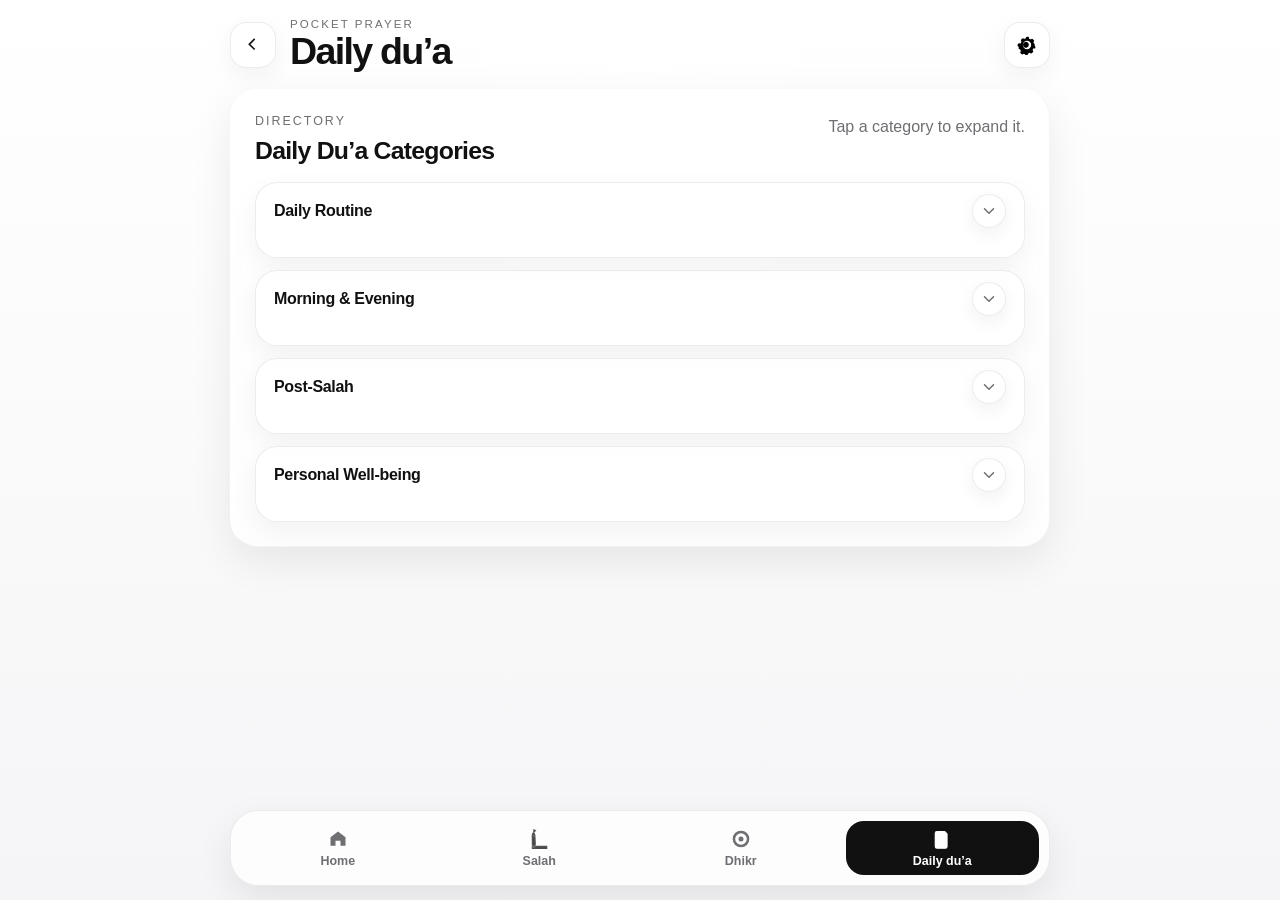
<file: dua.html>
<!DOCTYPE html>
<html lang="en">
<head>
  <meta charset="UTF-8" />
  <meta name="viewport" content="width=device-width, initial-scale=1.0, viewport-fit=cover" />
  <title>Daily Du’a — Pocket Prayer</title>
  <link rel="stylesheet" href="css/style.css" />
</head>
<body>
  <div class="app-shell">
    <header class="topbar">
      <div class="topbar__left">
        <a class="back-link" href="index.html" aria-label="Back to home">
          <svg viewBox="0 0 24 24" aria-hidden="true"><path d="M14.7 5.3 9 11l5.7 5.7-1.4 1.4L6.2 11l7.1-7.1 1.4 1.4Z"/></svg>
        </a>
        <div>
          <p class="eyebrow">POCKET PRAYER</p>
          <h1>Daily du’a</h1>
        </div>
      </div>
      <button class="icon-button" type="button" aria-label="Open settings">
        <svg viewBox="0 0 24 24" aria-hidden="true">
          <path d="M12 8.5A3.5 3.5 0 1 0 12 15a3.5 3.5 0 0 0 0-6.5Zm9.4 2.2-.9-.2a8.1 8.1 0 0 0-.8-1.9l.5-.8a1.5 1.5 0 0 0-.2-1.9l-.9-.9a1.5 1.5 0 0 0-1.9-.2l-.8.5a8.1 8.1 0 0 0-1.9-.8l-.2-.9A1.5 1.5 0 0 0 13.8 2h-1.6A1.5 1.5 0 0 0 10.8 3l-.2.9c-.7.2-1.4.5-1.9.8l-.8-.5a1.5 1.5 0 0 0-1.9.2l-.9.9a1.5 1.5 0 0 0-.2 1.9l.5.8c-.3.6-.6 1.2-.8 1.9l-.9.2A1.5 1.5 0 0 0 2 14.2v1.6A1.5 1.5 0 0 0 3 17.2l.9.2c.2.7.5 1.4.8 1.9l-.5.8a1.5 1.5 0 0 0 .2 1.9l.9.9a1.5 1.5 0 0 0 1.9.2l.8-.5c.6.3 1.2.6 1.9.8l.2.9A1.5 1.5 0 0 0 10.2 24h1.6a1.5 1.5 0 0 0 1.5-1l.2-.9c.7-.2 1.4-.5 1.9-.8l.8.5a1.5 1.5 0 0 0 1.9-.2l.9-.9a1.5 1.5 0 0 0 .2-1.9l-.5-.8c.3-.6.6-1.2.8-1.9l.9-.2A1.5 1.5 0 0 0 22 15.8v-1.6a1.5 1.5 0 0 0-1-1.5ZM12 17a5 5 0 1 1 0-10 5 5 0 0 1 0 10Z"/>
        </svg>
      </button>
    </header>

    <main class="main">
  <section class="section-card glass-card">
    <div class="section-head">
      <div>
        <p class="info-card__label">Directory</p>
        <h2>Daily Du’a Categories</h2>
      </div>
      <p class="body-copy">Tap a category to expand it.</p>
    </div>

    <div class="accordion-list">
      <!-- Daily Routine -->
      <section class="accordion-item">
        <button class="accordion-toggle" type="button" aria-expanded="false">
          <span class="accordion-title">Daily Routine</span>
          <span class="accordion-arrow" aria-hidden="true">
  <svg class="accordion-arrow__icon" viewBox="0 0 24 24">
    <path d="M6 9l6 6 6-6" fill="none" stroke="currentColor" stroke-width="2" stroke-linecap="round" stroke-linejoin="round"/>
  </svg>
        </button>

        <div class="accordion-panel" hidden>
          <a class="dua-link" href="waking-up-before-sleeping.html">Waking Up &amp; Before Sleeping</a>
          <a class="dua-link" href="before-after-eating.html">Before &amp; After Eating</a>
          <a class="dua-link" href="leaving-entering-house.html">Leaving &amp; Entering the House</a>
        </div>
      </section>

      <!-- Morning & Evening -->
      <section class="accordion-item">
        <button class="accordion-toggle" type="button" aria-expanded="false">
          <span class="accordion-title">Morning &amp; Evening</span>
          <span class="accordion-arrow" aria-hidden="true">
  <svg class="accordion-arrow__icon" viewBox="0 0 24 24">
    <path d="M6 9l6 6 6-6" fill="none" stroke="currentColor" stroke-width="2" stroke-linecap="round" stroke-linejoin="round"/>
  </svg>
</span>
        </button>

        <div class="accordion-panel" hidden>
          <a class="dua-link" href="ayat-al-kursi.html">Ayat al-Kursi</a>
          <a class="dua-link" href="the-3-quls.html">The 3 Quls</a>
          <a class="dua-link" href="sayyidul-istighfar.html">Sayyidul Istighfar</a>
          <a class="dua-link" href="protection-from-harm.html">Du’a for Protection from Harm</a>
        </div>
      </section>

      <!-- Post-Salah -->
      <section class="accordion-item">
        <button class="accordion-toggle" type="button" aria-expanded="false">
          <span class="accordion-title">Post-Salah</span>
          <span class="accordion-arrow" aria-hidden="true">
  <svg class="accordion-arrow__icon" viewBox="0 0 24 24">
    <path d="M6 9l6 6 6-6" fill="none" stroke="currentColor" stroke-width="2" stroke-linecap="round" stroke-linejoin="round"/>
  </svg>
        </button>

        <div class="accordion-panel" hidden>
          <a class="dua-link" href="istighfar-peace.html">Istighfar &amp; Peace</a>
          <a class="dua-link" href="tasbih-tahmid-takbir.html">Tasbih / Tahmid / Takbir</a>
          <a class="dua-link" href="steadfastness.html">Du’a for Steadfastness</a>
        </div>
      </section>

      <!-- Personal Well-being -->
      <section class="accordion-item">
        <button class="accordion-toggle" type="button" aria-expanded="false">
          <span class="accordion-title">Personal Well-being</span>
          <span class="accordion-arrow" aria-hidden="true">
  <svg class="accordion-arrow__icon" viewBox="0 0 24 24">
    <path d="M6 9l6 6 6-6" fill="none" stroke="currentColor" stroke-width="2" stroke-linecap="round" stroke-linejoin="round"/>
  </svg>
        </button>

        <div class="accordion-panel" hidden>
          <a class="dua-link" href="relief-from-anxiety.html">Relief from Anxiety &amp; Distress</a>
          <a class="dua-link" href="ease-in-hard-tasks.html">Seeking Ease in Hard Tasks</a>
          <a class="dua-link" href="beneficial-knowledge-success.html">Asking for Beneficial Knowledge &amp; Success</a>
        </div>
      </section>
    </div>
  </section>
</main>

    <nav class="bottom-nav" aria-label="Main navigation">
      <a class="nav-item" href="index.html">
        <span class="nav-icon" aria-hidden="true">
          <svg viewBox="0 0 24 24"><path d="M12 3 3 10v10h6v-6h6v6h6V10l-9-7Z"/></svg>
        </span>
        <span>Home</span>
      </a>
      <a class="nav-item" href="salah.html">
        <span class="nav-icon" aria-hidden="true">
          <svg
   width="24mm"
   height="24mm"
   viewBox="0 0 24 24"
   version="1.1"
   id="svg1"
   xmlns="http://www.w3.org/2000/svg"
   xmlns:svg="http://www.w3.org/2000/svg">
  <defs
     id="defs1">
    <linearGradient
       id="swatch28">
      <stop
         style="stop-color:#000000;stop-opacity:1;"
         offset="0"
         id="stop28" />
    </linearGradient>
  </defs>
  <g
     id="layer1"
     style="fill:#000000;fill-opacity:1;stroke:#ffffff;stroke-opacity:1">
    <ellipse
       style="fill:#4b4b4b;fill-opacity:1;fill-rule:evenodd;stroke:#ffffff;stroke-width:0.144042;stroke-dasharray:none;stroke-opacity:1"
       id="path1"
       cx="6.3236856"
       cy="2.4639521"
       rx="1.5707604"
       ry="1.6299863" />
    <path
       style="fill:#4b4b4b;fill-opacity:1;fill-rule:evenodd;stroke:#ffffff;stroke-width:0.166037;stroke-dasharray:none;stroke-opacity:1"
       d="m 3.334217,20.243319 v 4.464922 h 18.733312 l -0.122411,-4.602557 z"
       id="path7" />
    <path
       style="fill:#4b4b4b;fill-opacity:1;fill-rule:evenodd;stroke:#ffffff;stroke-width:0.168316;stroke-dasharray:none;stroke-opacity:1"
       d="M 4.9818916,3.5562697 3.7266662,4.9722421 3.2505464,7.5412206 3.2721534,13.7715 l 0.064923,5.704343 0.562688,0.525932 c 0.4541824,0.09423 -0.3676497,-0.163593 0.908954,0.42479 0.066465,-0.01486 1.556524,0.176893 1.839551,-0.04046 l 0.90897,-0.26296 0.735816,-0.667534 L 8.1415634,14.014234 7.7520114,8.4312599 6.9512704,4.5676737 6.0423159,4.3249354 Z"
       id="path2" />
    <path
       style="fill:#4b4b4b;fill-opacity:1;fill-rule:evenodd;stroke:#ffffff;stroke-width:0.168316;stroke-dasharray:none;stroke-opacity:1"
       d="m 5.3930876,7.0152904 c 0.4280043,0.013268 0.6925313,1.0114077 0.6925313,1.0114077 L 7.3408434,7.7839594 7.5789014,7.4805377 8.0766664,8.1885238 7.8386084,8.8155945 7.1244264,8.9167376 5.7177092,9.2201608 c 0,0 -0.983079,-0.7846578 -0.9955216,-1.3552859 -0.00767,-0.3519108 0.2945303,-0.8612922 0.6709,-0.8495845 z"
       id="path4" />
    <path
       style="fill:#4b4b4b;fill-opacity:1;fill-rule:evenodd;stroke:#ffffff;stroke-width:0.168316;stroke-dasharray:none;stroke-opacity:1"
       d="M 5.6744287,0.03656946 4.8736809,0.94683525 8.0766674,2.8078263 8.8341304,1.9177864 Z"
       id="path5" />
    <path
       style="fill:#4b4b4b;fill-opacity:1;fill-rule:evenodd;stroke:#ffffff;stroke-width:0.168316;stroke-dasharray:none;stroke-opacity:1"
       d="m 4.5274149,20.365884 -0.043293,1.881217 2.4238815,0.04047 0.476119,-0.404563 -0.346271,-0.343883 -1.4283534,-0.04047 0.021607,-0.950726 z"
       id="path6" />
  </g>
</svg>
        </span>
        <span>Salah</span>
      </a>
      <a class="nav-item" href="dhikr.html">
        <span class="nav-icon" aria-hidden="true">
          <svg viewBox="0 0 24 24"><path d="M12 2a10 10 0 1 0 10 10A10 10 0 0 0 12 2Zm0 3a7 7 0 1 1-7 7 7 7 0 0 1 7-7Zm0 4a3 3 0 1 0 3 3 3 3 0 0 0-3-3Z"/></svg>
        </span>
        <span>Dhikr</span>
      </a>
      <a class="nav-item nav-item--active" href="dua.html" aria-current="page">
        <span class="nav-icon" aria-hidden="true">
          <svg viewBox="0 0 24 24" fill="none" xmlns="http://www.w3.org/2000/svg">

  <!-- paper shape -->
  <path d="M6 3h9l3 3v15a2 2 0 0 1-2 2H6a2 2 0 0 1-2-2V5a2 2 0 0 1 2-2z"
        stroke="currentColor"
        stroke-width="1.5"
        stroke-linejoin="round"/>

  <!-- inner lines -->
  <path d="M8 10h8M8 13h8M8 16h6"
        stroke="currentColor"
        stroke-width="1.5"
        stroke-linecap="round"/>

</svg>
        </span>
        <span>Daily du’a</span>
      </a>
    </nav>
  </div>
    <script src="js/script.js"></script>
</body>
</html>
</file>
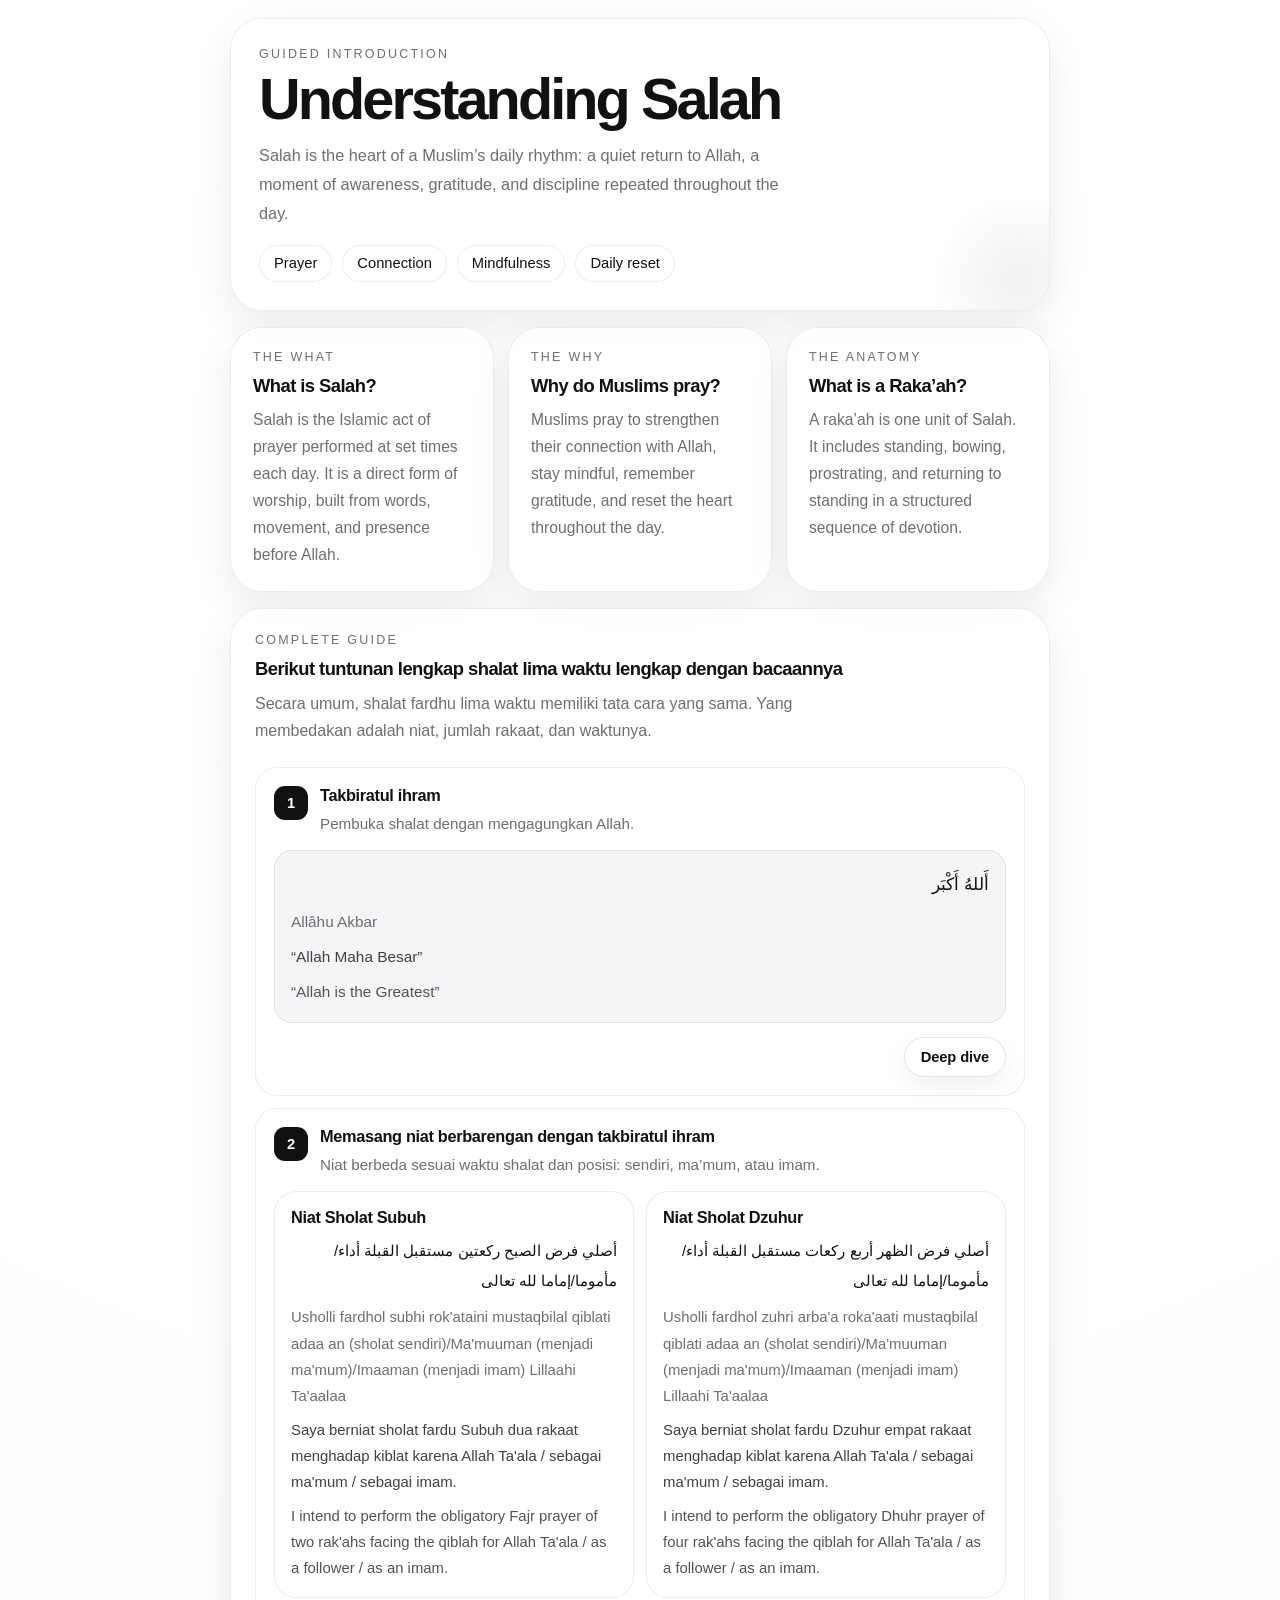
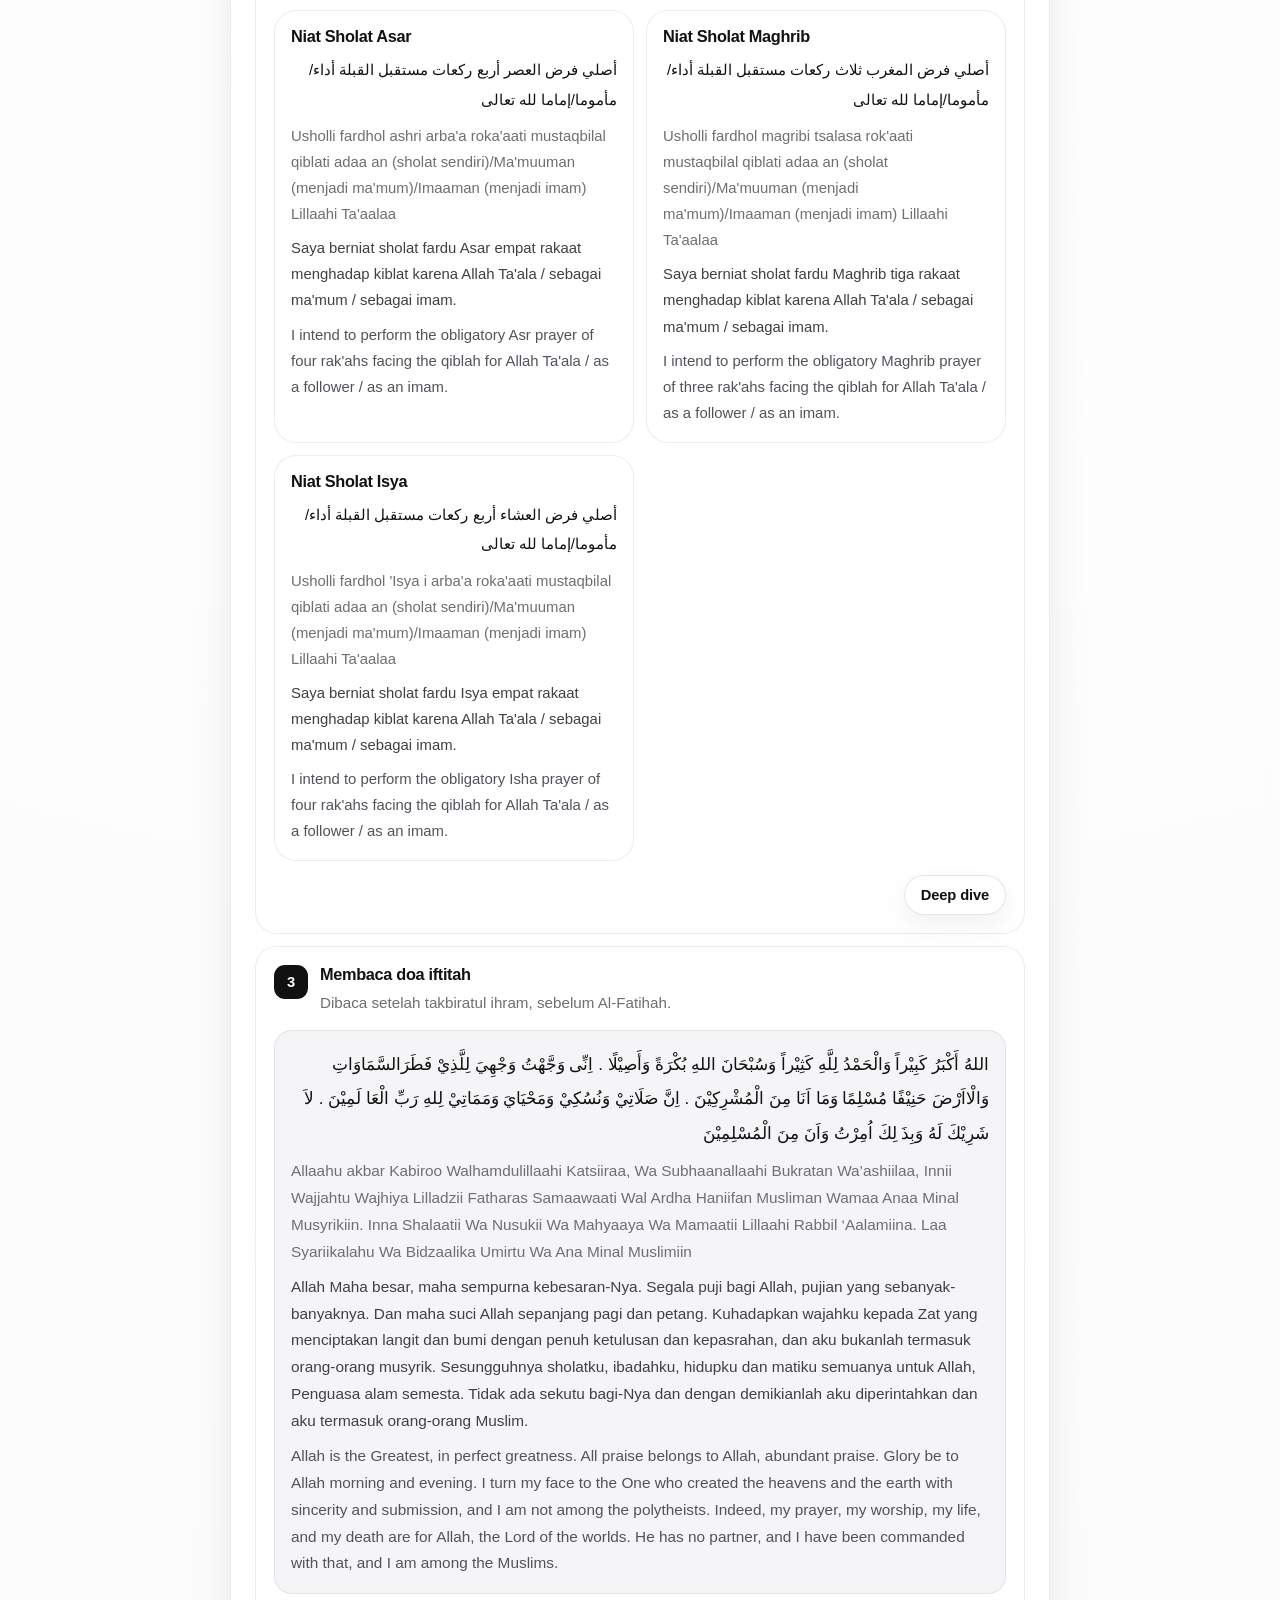
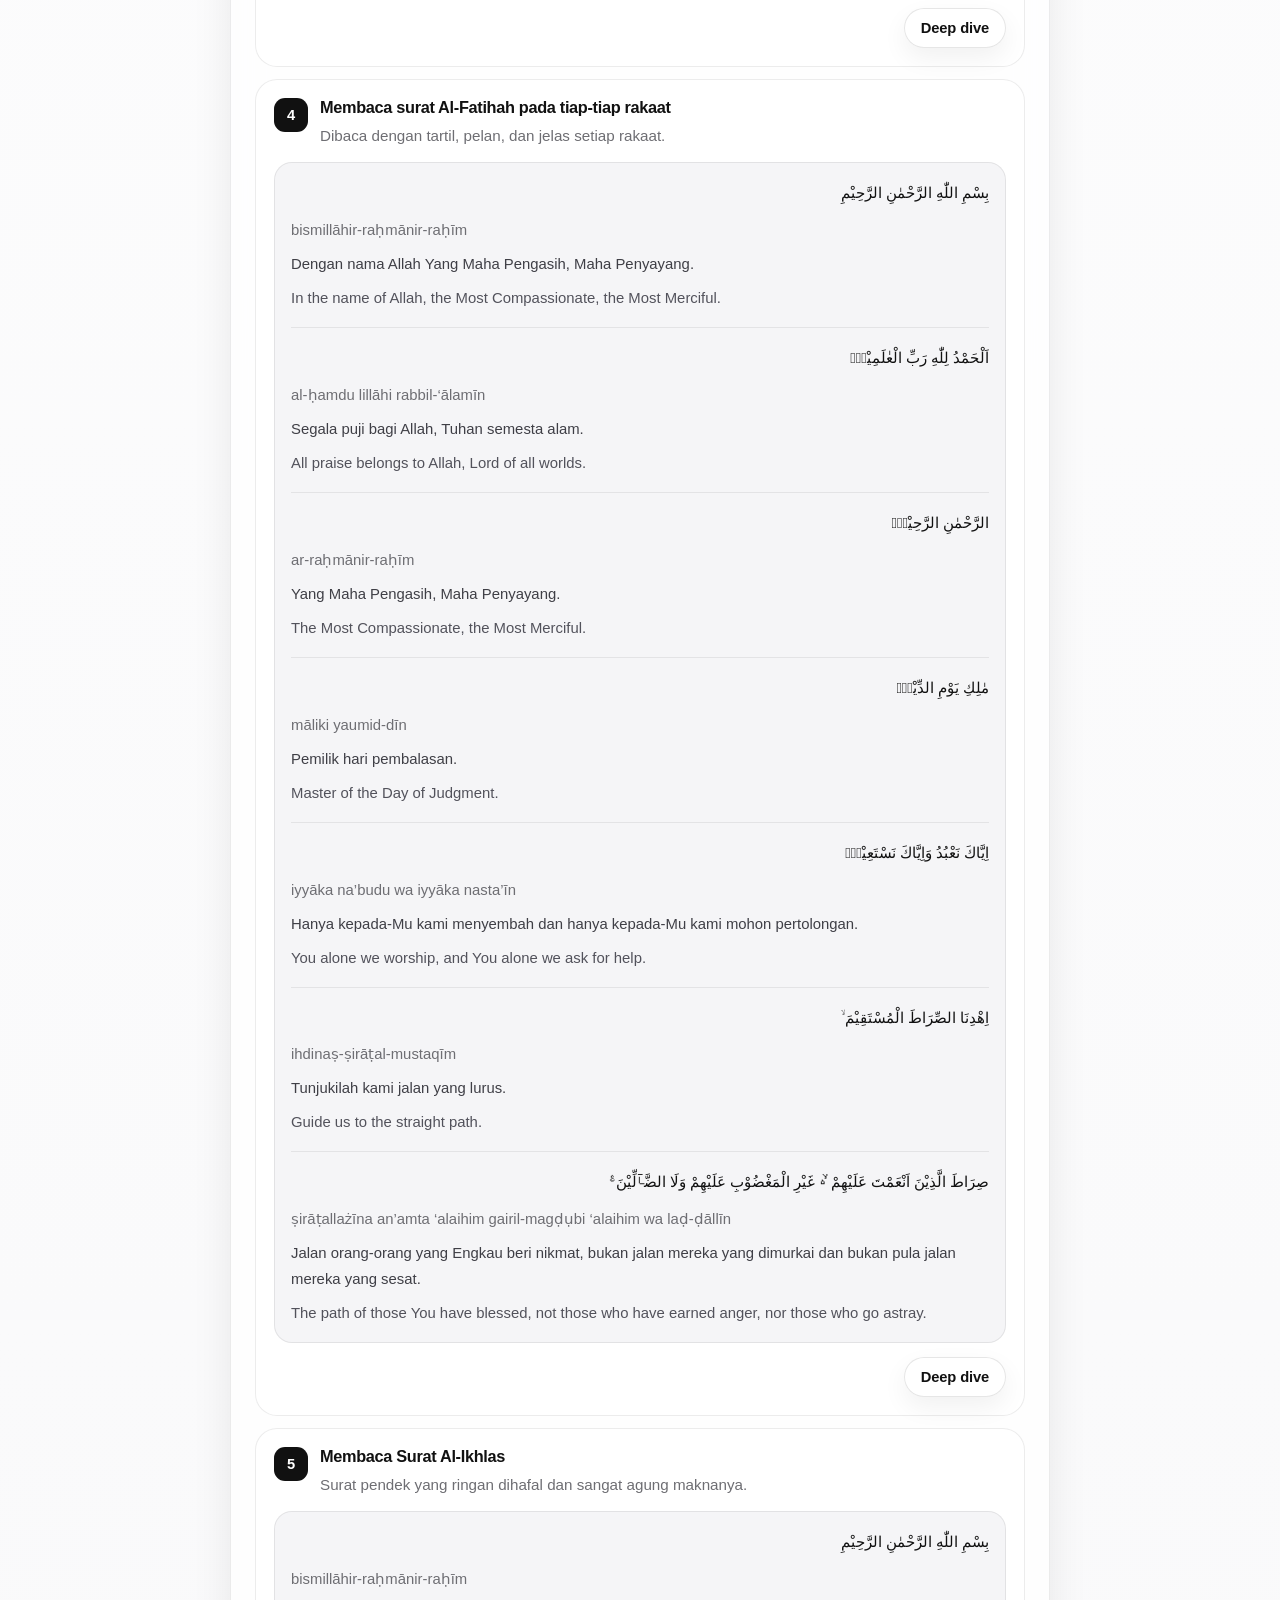
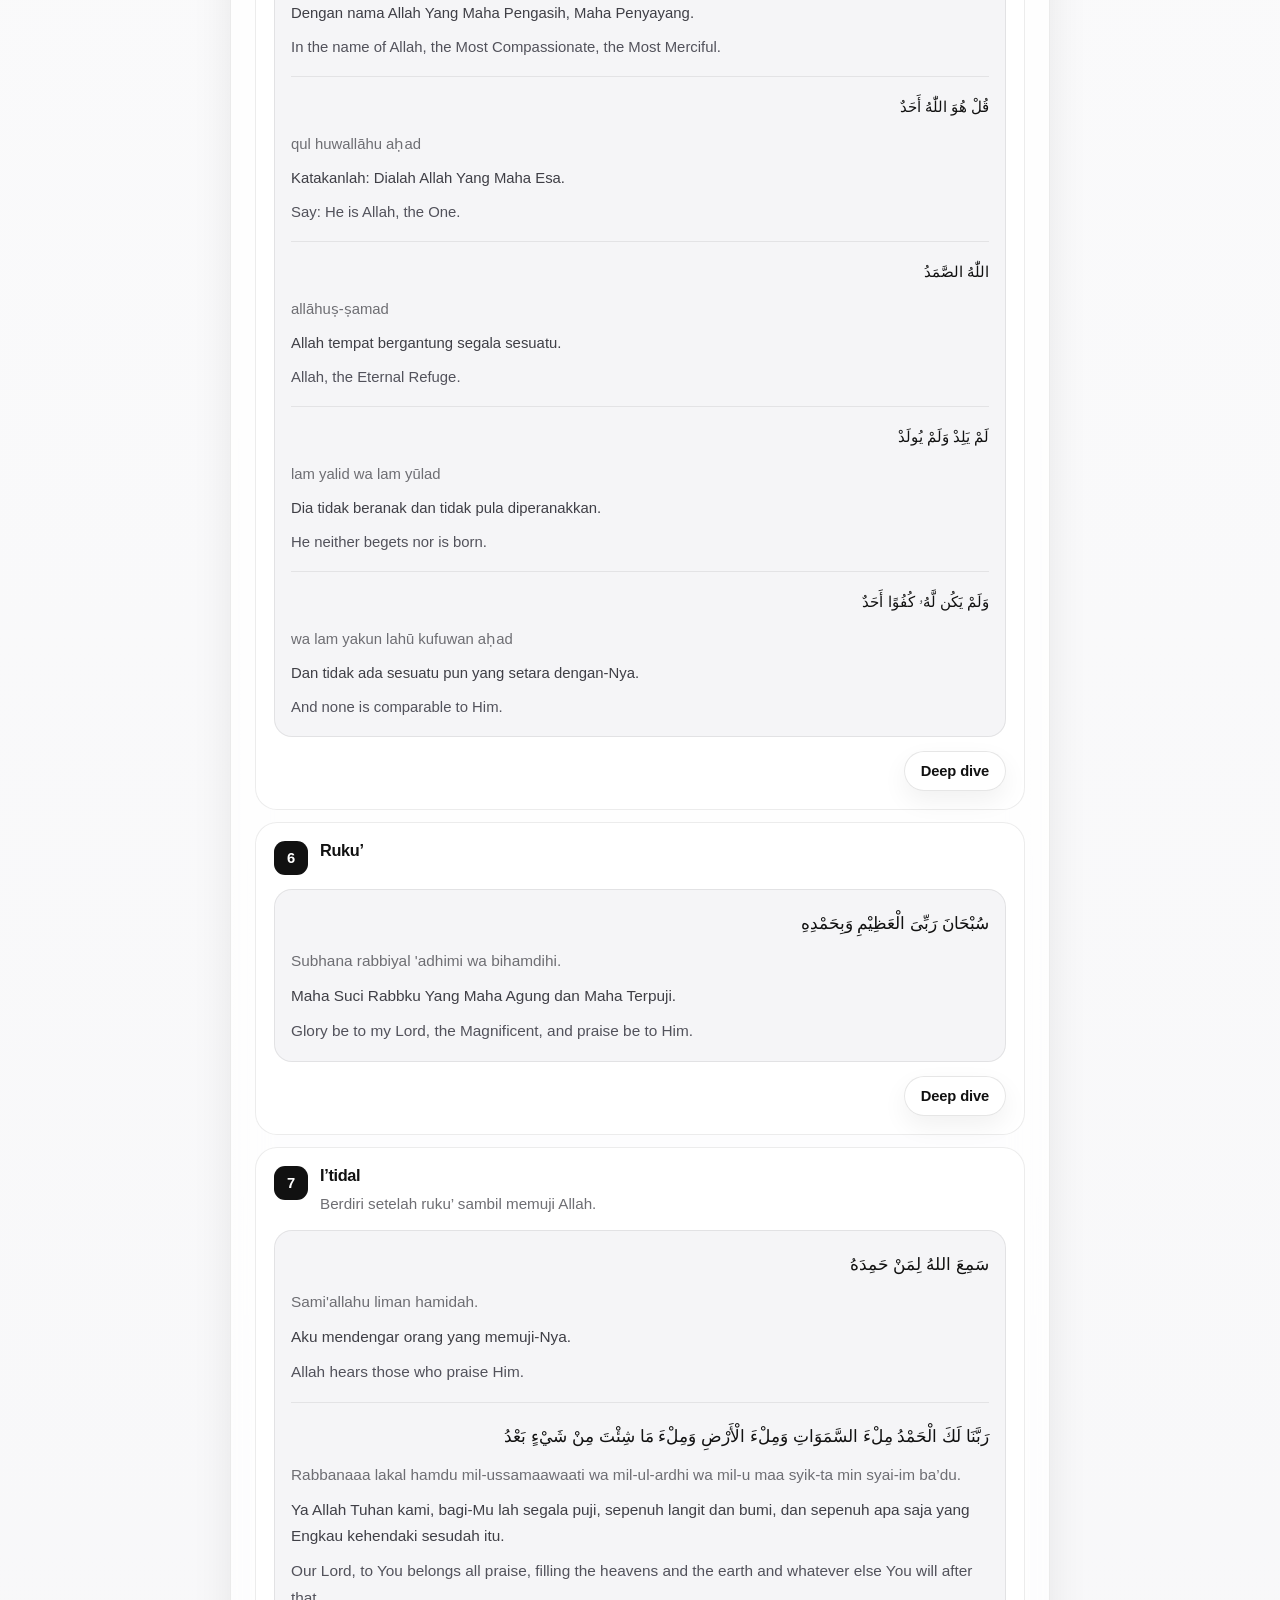
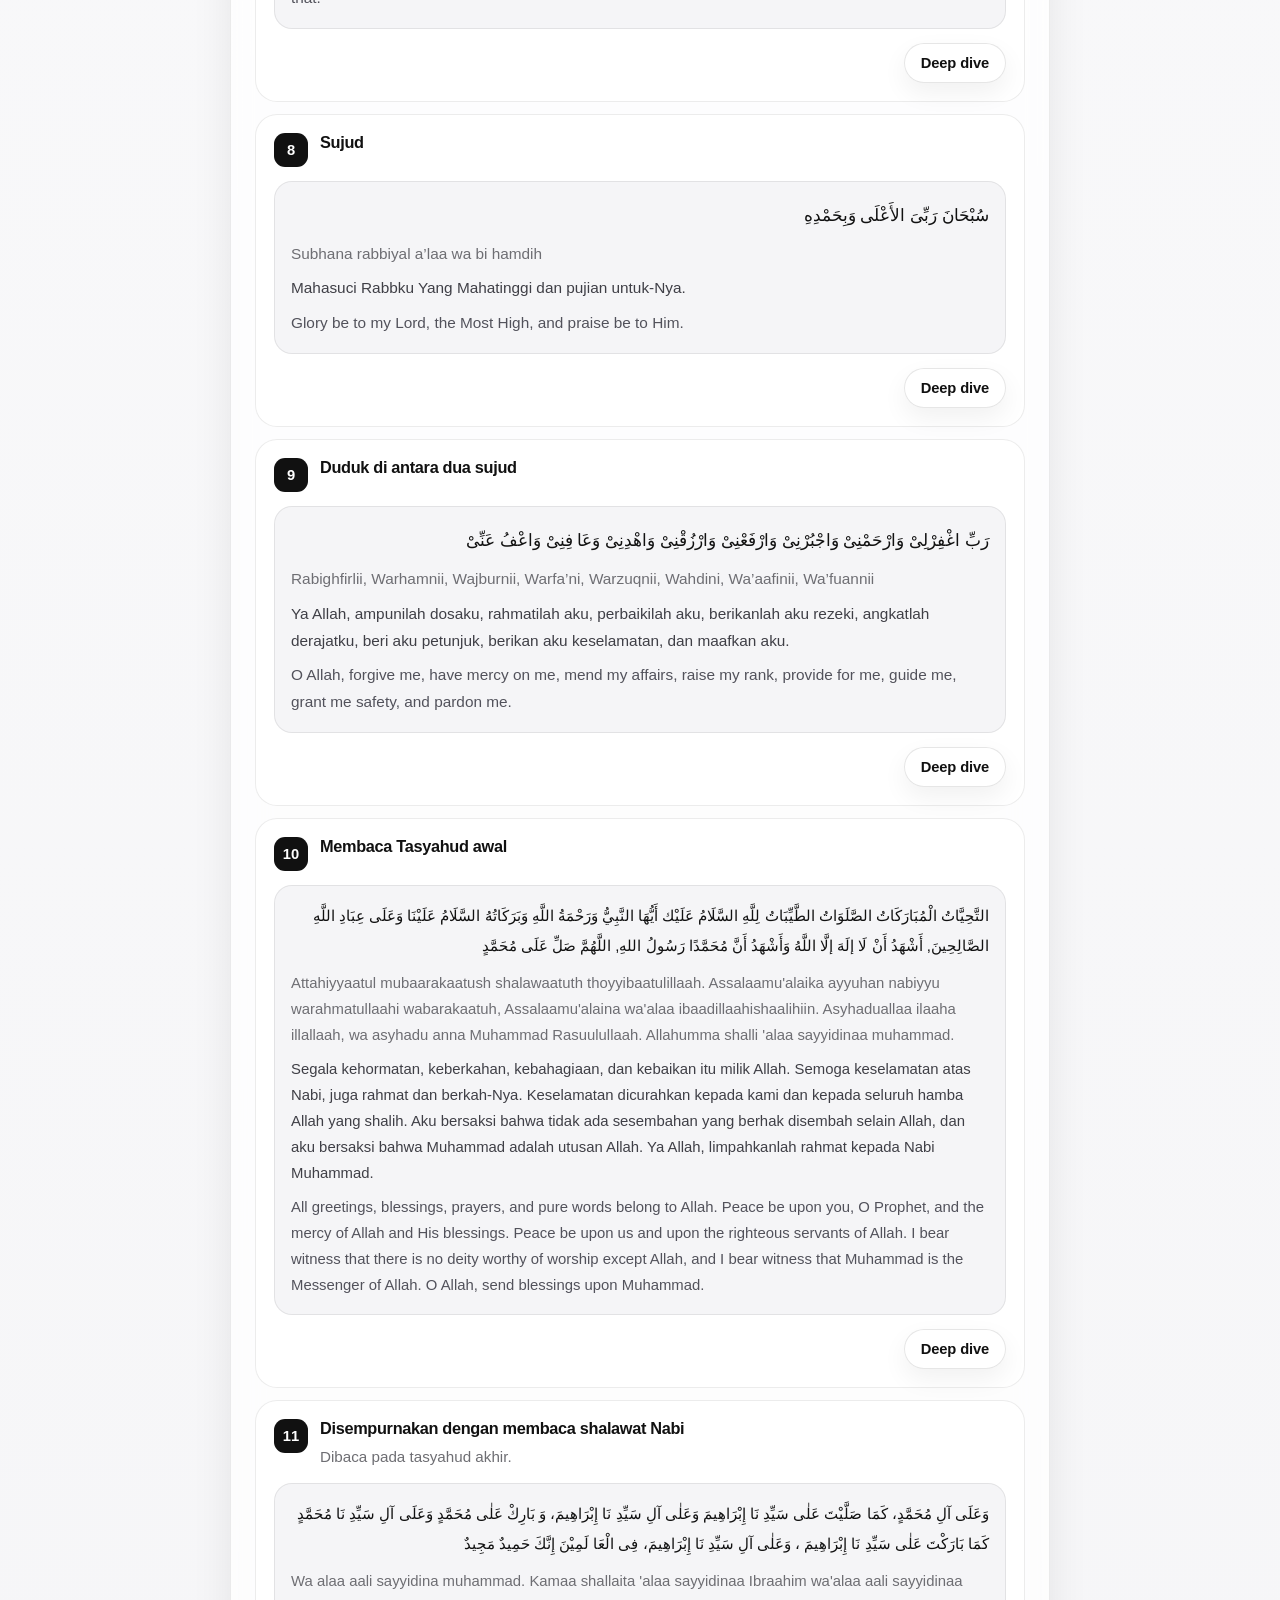
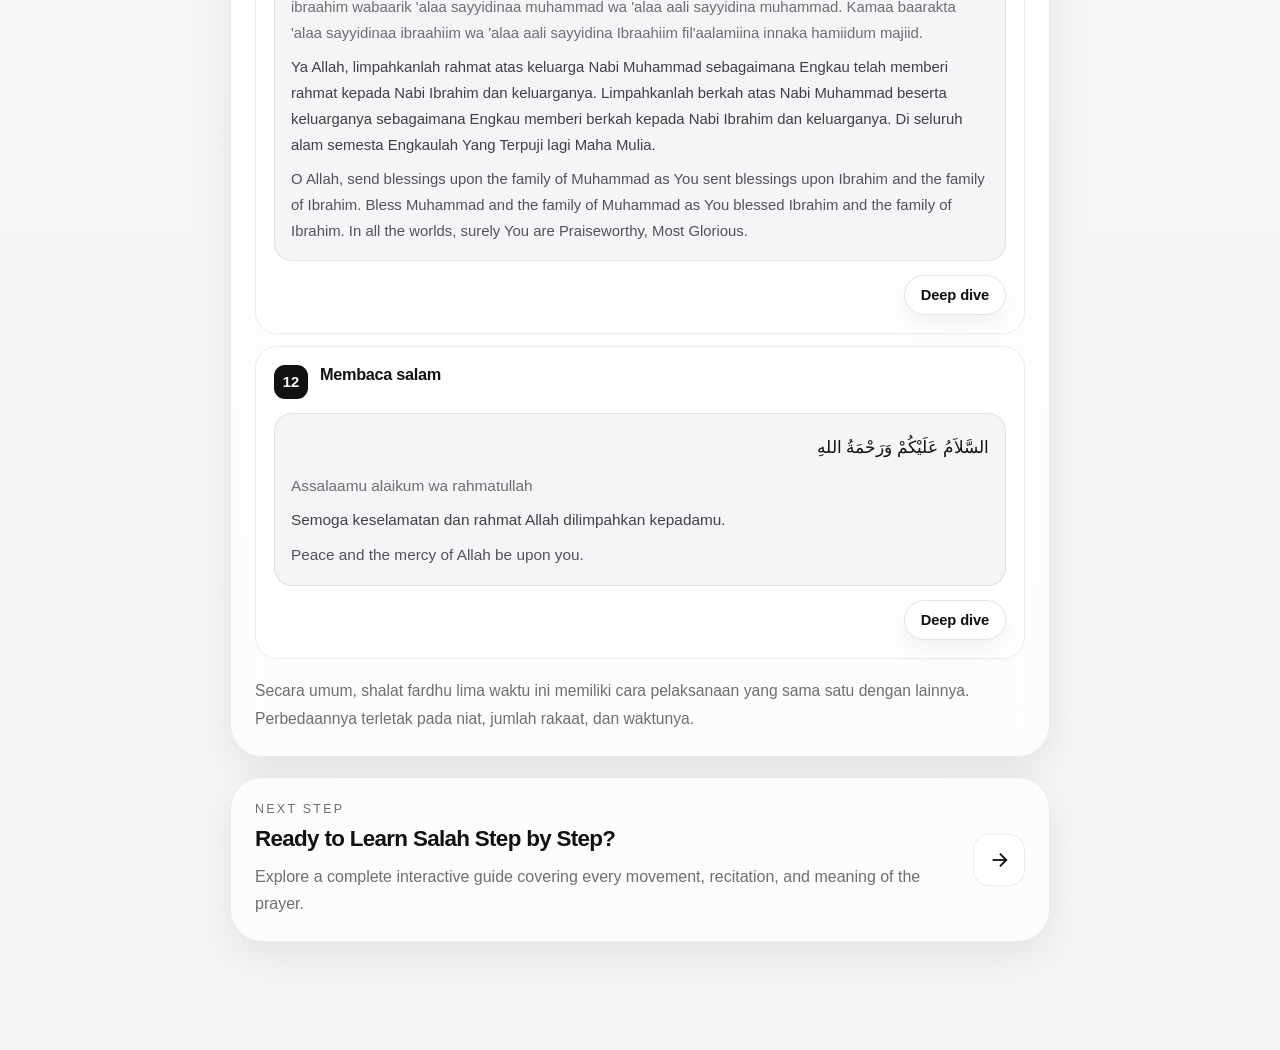
<file: introduction-salah.html>
<!-- introduction-salah.html -->
<!DOCTYPE html>
<html lang="id">
<head>
  <meta charset="UTF-8" />
  <meta name="viewport" content="width=device-width, initial-scale=1.0" />
  <title>Understanding Salah</title>
  <meta name="theme-color" content="#f5f5f7" />
  <link rel="stylesheet" href="css/introduction-salah.css" />
</head>
<body>
  <div class="app-shell">
    <main class="page">
      <section class="hero card">
        <p class="eyebrow">Guided Introduction</p>
        <h1>Understanding Salah</h1>
        <p class="lede">
          Salah is the heart of a Muslim’s daily rhythm: a quiet return to Allah,
          a moment of awareness, gratitude, and discipline repeated throughout the day.
        </p>

        <div class="hero-meta" aria-label="Highlights">
          <span class="pill">Prayer</span>
          <span class="pill">Connection</span>
          <span class="pill">Mindfulness</span>
          <span class="pill">Daily reset</span>
        </div>

      
      </section>

      <section class="bento-grid" aria-label="Core introduction">
        <article class="info-card card">
          <p class="card-kicker">The What</p>
          <h2>What is Salah?</h2>
          <p>
            Salah is the Islamic act of prayer performed at set times each day.
            It is a direct form of worship, built from words, movement, and presence before Allah.
          </p>
        </article>

        <article class="info-card card">
          <p class="card-kicker">The Why</p>
          <h2>Why do Muslims pray?</h2>
          <p>
            Muslims pray to strengthen their connection with Allah, stay mindful,
            remember gratitude, and reset the heart throughout the day.
          </p>
        </article>

        <article class="info-card card">
          <p class="card-kicker">The Anatomy</p>
          <h2>What is a Raka’ah?</h2>
          <p>
            A raka’ah is one unit of Salah. It includes standing, bowing, prostrating,
            and returning to standing in a structured sequence of devotion.
          </p>
        </article>
      </section>

      <section class="card guide-section" aria-label="Complete prayer guide">
        <div class="section-heading">
          <p class="card-kicker">Complete Guide</p>
          <h2>Berikut tuntunan lengkap shalat lima waktu lengkap dengan bacaannya</h2>
          <p>
            Secara umum, shalat fardhu lima waktu memiliki tata cara yang sama.
            Yang membedakan adalah niat, jumlah rakaat, dan waktunya.
          </p>
        </div>

        <ol class="steps">
          <li class="step-card">
            <div class="step-top">
              <span class="step-num">1</span>
              <div>
                <h3>Takbiratul ihram</h3>
                <p class="step-note">Pembuka shalat dengan mengagungkan Allah.</p>
              </div>
            </div>

            <div class="arabic-block">
              <div class="recitation">
                <p class="arabic">أَللهُ أَكْبَر</p>
                <p class="transliteration">Allâhu Akbar</p>
                <p class="translation-id">“Allah Maha Besar”</p>
                <p class="translation-en">“Allah is the Greatest”</p>
              </div>
            </div>

            <div class="card-actions">
              <a class="deep-dive-btn" href="takbiratul-ihram.html">Deep dive</a>
            </div>
          </li>

          <li class="step-card">
            <div class="step-top">
              <span class="step-num">2</span>
              <div>
                <h3>Memasang niat berbarengan dengan takbiratul ihram</h3>
                <p class="step-note">Niat berbeda sesuai waktu shalat dan posisi: sendiri, ma’mum, atau imam.</p>
              </div>
            </div>

            <div class="niat-grid">
              <article class="niat-card">
                <h4>Niat Sholat Subuh</h4>
                <div class="recitation">
                  <p class="arabic small">أصلي فرض الصبح ركعتين مستقبل القبلة أداء/مأموما/إماما لله تعالى</p>
                  <p class="transliteration small">Usholli fardhol subhi rok'ataini mustaqbilal qiblati adaa an (sholat sendiri)/Ma'muuman (menjadi ma'mum)/Imaaman (menjadi imam) Lillaahi Ta'aalaa</p>
                  <p class="translation-id small">Saya berniat sholat fardu Subuh dua rakaat menghadap kiblat karena Allah Ta'ala / sebagai ma'mum / sebagai imam.</p>
                  <p class="translation-en small">I intend to perform the obligatory Fajr prayer of two rak'ahs facing the qiblah for Allah Ta'ala / as a follower / as an imam.</p>
                </div>
                
              </article>

              <article class="niat-card">
                <h4>Niat Sholat Dzuhur</h4>
                <div class="recitation">
                  <p class="arabic small">أصلي فرض الظهر أربع ركعات مستقبل القبلة أداء/مأموما/إماما لله تعالى</p>
                  <p class="transliteration small">Usholli fardhol zuhri arba'a roka'aati mustaqbilal qiblati adaa an (sholat sendiri)/Ma'muuman (menjadi ma'mum)/Imaaman (menjadi imam) Lillaahi Ta'aalaa</p>
                  <p class="translation-id small">Saya berniat sholat fardu Dzuhur empat rakaat menghadap kiblat karena Allah Ta'ala / sebagai ma'mum / sebagai imam.</p>
                  <p class="translation-en small">I intend to perform the obligatory Dhuhr prayer of four rak'ahs facing the qiblah for Allah Ta'ala / as a follower / as an imam.</p>
                </div>
                
              </article>

              <article class="niat-card">
                <h4>Niat Sholat Asar</h4>
                <div class="recitation">
                  <p class="arabic small">أصلي فرض العصر أربع ركعات مستقبل القبلة أداء/مأموما/إماما لله تعالى</p>
                  <p class="transliteration small">Usholli fardhol ashri arba'a roka'aati mustaqbilal qiblati adaa an (sholat sendiri)/Ma'muuman (menjadi ma'mum)/Imaaman (menjadi imam) Lillaahi Ta'aalaa</p>
                  <p class="translation-id small">Saya berniat sholat fardu Asar empat rakaat menghadap kiblat karena Allah Ta'ala / sebagai ma'mum / sebagai imam.</p>
                  <p class="translation-en small">I intend to perform the obligatory Asr prayer of four rak'ahs facing the qiblah for Allah Ta'ala / as a follower / as an imam.</p>
                </div>
                
              </article>

              <article class="niat-card">
                <h4>Niat Sholat Maghrib</h4>
                <div class="recitation">
                  <p class="arabic small">أصلي فرض المغرب ثلاث ركعات مستقبل القبلة أداء/مأموما/إماما لله تعالى</p>
                  <p class="transliteration small">Usholli fardhol magribi tsalasa rok'aati mustaqbilal qiblati adaa an (sholat sendiri)/Ma'muuman (menjadi ma'mum)/Imaaman (menjadi imam) Lillaahi Ta'aalaa</p>
                  <p class="translation-id small">Saya berniat sholat fardu Maghrib tiga rakaat menghadap kiblat karena Allah Ta'ala / sebagai ma'mum / sebagai imam.</p>
                  <p class="translation-en small">I intend to perform the obligatory Maghrib prayer of three rak'ahs facing the qiblah for Allah Ta'ala / as a follower / as an imam.</p>
                </div>
                
              </article>

              <article class="niat-card">
                <h4>Niat Sholat Isya</h4>
                <div class="recitation">
                  <p class="arabic small">أصلي فرض العشاء أربع ركعات مستقبل القبلة أداء/مأموما/إماما لله تعالى</p>
                  <p class="transliteration small">Usholli fardhol 'Isya i arba'a roka'aati mustaqbilal qiblati adaa an (sholat sendiri)/Ma'muuman (menjadi ma'mum)/Imaaman (menjadi imam) Lillaahi Ta'aalaa</p>
                  <p class="translation-id small">Saya berniat sholat fardu Isya empat rakaat menghadap kiblat karena Allah Ta'ala / sebagai ma'mum / sebagai imam.</p>
                  <p class="translation-en small">I intend to perform the obligatory Isha prayer of four rak'ahs facing the qiblah for Allah Ta'ala / as a follower / as an imam.</p>
                </div>
                
              </article>
            </div>

            <div class="card-actions">
              <a class="deep-dive-btn" href="niat-shalat.html">Deep dive</a>
            </div>
          </li>

          <li class="step-card">
            <div class="step-top">
              <span class="step-num">3</span>
              <div>
                <h3>Membaca doa iftitah</h3>
                <p class="step-note">Dibaca setelah takbiratul ihram, sebelum Al-Fatihah.</p>
              </div>
            </div>

            <div class="arabic-block">
              <div class="recitation">
                <p class="arabic">اللهُ أَكْبَرُ كَبِيْراً وَالْحَمْدُ لِلَّهِ كَثِيْراً وَسُبْحَانَ اللهِ بُكْرَةً وَأَصِيْلًا . اِنِّى وَجَّهْتُ وَجْهِيَ لِلَّذِيْ فَطَرَالسَّمَاوَاتِ وَالْااَرْضَ حَنِيْفًا مُسْلِمًا وَمَا اَنَا مِنَ الْمُشْرِكِيْنَ . اِنَّ صَلَاتِيْ وَنُسُكِيْ وَمَحْيَايَ وَمَمَاتِيْ لِلهِ رَبِّ الْعَا لَمِيْنَ . لاَ شَرِيْكَ لَهُ وَبِذَ لِكَ اُمِرْتُ وَاَنَ مِنَ الْمُسْلِمِيْنَ</p>
                <p class="transliteration">Allaahu akbar Kabiroo Walhamdulillaahi Katsiiraa, Wa Subhaanallaahi Bukratan Wa’ashiilaa, Innii Wajjahtu Wajhiya Lilladzii Fatharas Samaawaati Wal Ardha Haniifan Musliman Wamaa Anaa Minal Musyrikiin. Inna Shalaatii Wa Nusukii Wa Mahyaaya Wa Mamaatii Lillaahi Rabbil ‘Aalamiina. Laa Syariikalahu Wa Bidzaalika Umirtu Wa Ana Minal Muslimiin</p>
                <p class="translation-id">Allah Maha besar, maha sempurna kebesaran-Nya. Segala puji bagi Allah, pujian yang sebanyak-banyaknya. Dan maha suci Allah sepanjang pagi dan petang. Kuhadapkan wajahku kepada Zat yang menciptakan langit dan bumi dengan penuh ketulusan dan kepasrahan, dan aku bukanlah termasuk orang-orang musyrik. Sesungguhnya sholatku, ibadahku, hidupku dan matiku semuanya untuk Allah, Penguasa alam semesta. Tidak ada sekutu bagi-Nya dan dengan demikianlah aku diperintahkan dan aku termasuk orang-orang Muslim.</p>
                <p class="translation-en">Allah is the Greatest, in perfect greatness. All praise belongs to Allah, abundant praise. Glory be to Allah morning and evening. I turn my face to the One who created the heavens and the earth with sincerity and submission, and I am not among the polytheists. Indeed, my prayer, my worship, my life, and my death are for Allah, the Lord of the worlds. He has no partner, and I have been commanded with that, and I am among the Muslims.</p>
              </div>
            </div>

            <div class="card-actions">
              <a class="deep-dive-btn" href="doa-iftitah.html">Deep dive</a>
            </div>
          </li>

          <li class="step-card">
            <div class="step-top">
              <span class="step-num">4</span>
              <div>
                <h3>Membaca surat Al-Fatihah pada tiap-tiap rakaat</h3>
                <p class="step-note">Dibaca dengan tartil, pelan, dan jelas setiap rakaat.</p>
              </div>
            </div>

            <div class="arabic-block">
              <div class="recitation">
                <p class="arabic small">بِسْمِ اللّٰهِ الرَّحْمٰنِ الرَّحِيْمِ</p>
                <p class="transliteration small">bismillāhir-raḥmānir-raḥīm</p>
                <p class="translation-id small">Dengan nama Allah Yang Maha Pengasih, Maha Penyayang.</p>
                <p class="translation-en small">In the name of Allah, the Most Compassionate, the Most Merciful.</p>
              </div>

              <div class="recitation">
                <p class="arabic small">اَلْحَمْدُ لِلّٰهِ رَبِّ الْعٰلَمِيْنَۙ</p>
                <p class="transliteration small">al-ḥamdu lillāhi rabbil-‘ālamīn</p>
                <p class="translation-id small">Segala puji bagi Allah, Tuhan semesta alam.</p>
                <p class="translation-en small">All praise belongs to Allah, Lord of all worlds.</p>
              </div>

              <div class="recitation">
                <p class="arabic small">الرَّحْمٰنِ الرَّحِيْمِۙ</p>
                <p class="transliteration small">ar-raḥmānir-raḥīm</p>
                <p class="translation-id small">Yang Maha Pengasih, Maha Penyayang.</p>
                <p class="translation-en small">The Most Compassionate, the Most Merciful.</p>
              </div>

              <div class="recitation">
                <p class="arabic small">مٰلِكِ يَوْمِ الدِّيْنِۗ</p>
                <p class="transliteration small">māliki yaumid-dīn</p>
                <p class="translation-id small">Pemilik hari pembalasan.</p>
                <p class="translation-en small">Master of the Day of Judgment.</p>
              </div>

              <div class="recitation">
                <p class="arabic small">اِيَّاكَ نَعْبُدُ وَاِيَّاكَ نَسْتَعِيْنُۗ</p>
                <p class="transliteration small">iyyāka na’budu wa iyyāka nasta’īn</p>
                <p class="translation-id small">Hanya kepada-Mu kami menyembah dan hanya kepada-Mu kami mohon pertolongan.</p>
                <p class="translation-en small">You alone we worship, and You alone we ask for help.</p>
              </div>

              <div class="recitation">
                <p class="arabic small">اِهْدِنَا الصِّرَاطَ الْمُسْتَقِيْمَ ۙ</p>
                <p class="transliteration small">ihdinaṣ-ṣirāṭal-mustaqīm</p>
                <p class="translation-id small">Tunjukilah kami jalan yang lurus.</p>
                <p class="translation-en small">Guide us to the straight path.</p>
              </div>

              <div class="recitation">
                <p class="arabic small">صِرَاطَ الَّذِيْنَ اَنْعَمْتَ عَلَيْهِمْ ەۙ غَيْرِ الْمَغْضُوْبِ عَلَيْهِمْ وَلَا الضَّاۤلِّيْنَ ࣖ</p>
                <p class="transliteration small">ṣirāṭallażīna an’amta ‘alaihim gairil-magḍụbi ‘alaihim wa laḍ-ḍāllīn</p>
                <p class="translation-id small">Jalan orang-orang yang Engkau beri nikmat, bukan jalan mereka yang dimurkai dan bukan pula jalan mereka yang sesat.</p>
                <p class="translation-en small">The path of those You have blessed, not those who have earned anger, nor those who go astray.</p>
              </div>
            </div>

            <div class="card-actions">
              <a class="deep-dive-btn" href="al-fatihah.html">Deep dive</a>
            </div>
          </li>

          <li class="step-card">
            <div class="step-top">
              <span class="step-num">5</span>
              <div>
                <h3>Membaca Surat Al-Ikhlas</h3>
                <p class="step-note">Surat pendek yang ringan dihafal dan sangat agung maknanya.</p>
              </div>
            </div>

            <div class="arabic-block">
              <div class="recitation">
                <p class="arabic small">بِسْمِ اللّٰهِ الرَّحْمٰنِ الرَّحِيْمِ</p>
                <p class="transliteration small">bismillāhir-raḥmānir-raḥīm</p>
                <p class="translation-id small">Dengan nama Allah Yang Maha Pengasih, Maha Penyayang.</p>
                <p class="translation-en small">In the name of Allah, the Most Compassionate, the Most Merciful.</p>
              </div>

              <div class="recitation">
                <p class="arabic small">قُلْ هُوَ اللّٰهُ أَحَدٌ</p>
                <p class="transliteration small">qul huwallāhu aḥad</p>
                <p class="translation-id small">Katakanlah: Dialah Allah Yang Maha Esa.</p>
                <p class="translation-en small">Say: He is Allah, the One.</p>
              </div>

              <div class="recitation">
                <p class="arabic small">اللّٰهُ الصَّمَدُ</p>
                <p class="transliteration small">allāhuṣ-ṣamad</p>
                <p class="translation-id small">Allah tempat bergantung segala sesuatu.</p>
                <p class="translation-en small">Allah, the Eternal Refuge.</p>
              </div>

              <div class="recitation">
                <p class="arabic small">لَمْ يَلِدْ وَلَمْ يُولَدْ</p>
                <p class="transliteration small">lam yalid wa lam yūlad</p>
                <p class="translation-id small">Dia tidak beranak dan tidak pula diperanakkan.</p>
                <p class="translation-en small">He neither begets nor is born.</p>
              </div>

              <div class="recitation">
                <p class="arabic small">وَلَمْ يَكُن لَّهُۥ كُفُوًا أَحَدٌ</p>
                <p class="transliteration small">wa lam yakun lahū kufuwan aḥad</p>
                <p class="translation-id small">Dan tidak ada sesuatu pun yang setara dengan-Nya.</p>
                <p class="translation-en small">And none is comparable to Him.</p>
              </div>
            </div>

            <div class="card-actions">
              <a class="deep-dive-btn" href="al-ikhlas.html">Deep dive</a>
            </div>
          </li>

          <li class="step-card">
            <div class="step-top">
              <span class="step-num">6</span>
              <div>
                <h3>Ruku’</h3>
              </div>
            </div>

            <div class="arabic-block">
              <div class="recitation">
                <p class="arabic">سُبْحَانَ رَبِّىَ الْعَظِيْمِ وَبِحَمْدِهِ</p>
                <p class="transliteration">Subhana rabbiyal 'adhimi wa bihamdihi.</p>
                <p class="translation-id">Maha Suci Rabbku Yang Maha Agung dan Maha Terpuji.</p>
                <p class="translation-en">Glory be to my Lord, the Magnificent, and praise be to Him.</p>
              </div>
            </div>

            <div class="card-actions">
              <a class="deep-dive-btn" href="ruku.html">Deep dive</a>
            </div>
          </li>

          <li class="step-card">
            <div class="step-top">
              <span class="step-num">7</span>
              <div>
                <h3>I’tidal</h3>
                <p class="step-note">Berdiri setelah ruku’ sambil memuji Allah.</p>
              </div>
            </div>

            <div class="arabic-block">
              <div class="recitation">
                <p class="arabic">سَمِعَ اللهُ لِمَنْ حَمِدَهُ</p>
                <p class="transliteration">Sami'allahu liman hamidah.</p>
                <p class="translation-id">Aku mendengar orang yang memuji-Nya.</p>
                <p class="translation-en">Allah hears those who praise Him.</p>
              </div>

              <div class="recitation">
                <p class="arabic">رَبَّنَا لَكَ الْحَمْدُ مِلْءَ السَّمَوَاتِ وَمِلْءَ الْأَرْضِ وَمِلْءَ مَا شِئْتَ مِنْ شَيْءٍ بَعْدُ</p>
                <p class="transliteration">Rabbanaaa lakal hamdu mil-ussamaawaati wa mil-ul-ardhi wa mil-u maa syik-ta min syai-im ba’du.</p>
                <p class="translation-id">Ya Allah Tuhan kami, bagi-Mu lah segala puji, sepenuh langit dan bumi, dan sepenuh apa saja yang Engkau kehendaki sesudah itu.</p>
                <p class="translation-en">Our Lord, to You belongs all praise, filling the heavens and the earth and whatever else You will after that.</p>
              </div>
            </div>

            <div class="card-actions">
              <a class="deep-dive-btn" href="itidal.html">Deep dive</a>
            </div>
          </li>

          <li class="step-card">
            <div class="step-top">
              <span class="step-num">8</span>
              <div>
                <h3>Sujud</h3>
              </div>
            </div>

            <div class="arabic-block">
              <div class="recitation">
                <p class="arabic">سُبْحَانَ رَبِّىَ الأَعْلَى وَبِحَمْدِهِ</p>
                <p class="transliteration">Subhana rabbiyal a’laa wa bi hamdih</p>
                <p class="translation-id">Mahasuci Rabbku Yang Mahatinggi dan pujian untuk-Nya.</p>
                <p class="translation-en">Glory be to my Lord, the Most High, and praise be to Him.</p>
              </div>
            </div>

            <div class="card-actions">
              <a class="deep-dive-btn" href="sujud.html">Deep dive</a>
            </div>
          </li>

          <li class="step-card">
            <div class="step-top">
              <span class="step-num">9</span>
              <div>
                <h3>Duduk di antara dua sujud</h3>
              </div>
            </div>

            <div class="arabic-block">
              <div class="recitation">
                <p class="arabic">رَبِّ اغْفِرْلِىْ وَارْحَمْنِىْ وَاجْبُرْنِىْ وَارْفَعْنِىْ وَارْزُقْنِىْ وَاهْدِنِىْ وَعَا فِنِىْ وَاعْفُ عَنِّىْ</p>
                <p class="transliteration">Rabighfirlii, Warhamnii, Wajburnii, Warfa’ni, Warzuqnii, Wahdini, Wa’aafinii, Wa’fuannii</p>
                <p class="translation-id">Ya Allah, ampunilah dosaku, rahmatilah aku, perbaikilah aku, berikanlah aku rezeki, angkatlah derajatku, beri aku petunjuk, berikan aku keselamatan, dan maafkan aku.</p>
                <p class="translation-en">O Allah, forgive me, have mercy on me, mend my affairs, raise my rank, provide for me, guide me, grant me safety, and pardon me.</p>
              </div>
            </div>

            <div class="card-actions">
              <a class="deep-dive-btn" href="duduk-di-antara-dua-sujud.html">Deep dive</a>
            </div>
          </li>

          <li class="step-card">
            <div class="step-top">
              <span class="step-num">10</span>
              <div>
                <h3>Membaca Tasyahud awal</h3>
              </div>
            </div>

            <div class="arabic-block">
              <div class="recitation">
                <p class="arabic small">التَّحِيَّاتُ الْمُبَارَكَاتُ الصَّلَوَاتُ الطَّيِّبَاتُ لِلَّهِ السَّلَامُ عَلَيْك أَيُّهَا النَّبِيُّ وَرَحْمَةُ اللَّهِ وَبَرَكَاتُهُ السَّلَامُ عَلَيْنَا وَعَلَى عِبَادِ اللَّهِ الصَّالِحِينَ, أَشْهَدُ أَنْ لَا إلَهَ إلَّا اللَّهُ وَأَشْهَدُ أَنَّ مُحَمَّدًا رَسُولُ اللهِ, اللَّهُمَّ صَلِّ عَلَى مُحَمَّدٍ</p>
                <p class="transliteration small">Attahiyyaatul mubaarakaatush shalawaatuth thoyyibaatulillaah. Assalaamu'alaika ayyuhan nabiyyu warahmatullaahi wabarakaatuh, Assalaamu'alaina wa'alaa ibaadillaahishaalihiin. Asyhaduallaa ilaaha illallaah, wa asyhadu anna Muhammad Rasuulullaah. Allahumma shalli 'alaa sayyidinaa muhammad.</p>
                <p class="translation-id small">Segala kehormatan, keberkahan, kebahagiaan, dan kebaikan itu milik Allah. Semoga keselamatan atas Nabi, juga rahmat dan berkah-Nya. Keselamatan dicurahkan kepada kami dan kepada seluruh hamba Allah yang shalih. Aku bersaksi bahwa tidak ada sesembahan yang berhak disembah selain Allah, dan aku bersaksi bahwa Muhammad adalah utusan Allah. Ya Allah, limpahkanlah rahmat kepada Nabi Muhammad.</p>
                <p class="translation-en small">All greetings, blessings, prayers, and pure words belong to Allah. Peace be upon you, O Prophet, and the mercy of Allah and His blessings. Peace be upon us and upon the righteous servants of Allah. I bear witness that there is no deity worthy of worship except Allah, and I bear witness that Muhammad is the Messenger of Allah. O Allah, send blessings upon Muhammad.</p>
              </div>
            </div>

            <div class="card-actions">
              <a class="deep-dive-btn" href="tasyahud-awal.html">Deep dive</a>
            </div>
          </li>

          <li class="step-card">
            <div class="step-top">
              <span class="step-num">11</span>
              <div>
                <h3>Disempurnakan dengan membaca shalawat Nabi</h3>
                <p class="step-note">Dibaca pada tasyahud akhir.</p>
              </div>
            </div>

            <div class="arabic-block">
              <div class="recitation">
                <p class="arabic small">وَعَلَى آلِ مُحَمَّدٍ، كَمَا صَلَّيْتَ عَلٰى سَيِّدِ نَا إِبْرَاهِيمَ وَعَلٰى آلِ سَيِّدِ نَا إِبْرَاهِيمَ، وَ بَارِكْ عَلٰى مُحَمَّدٍ  وَعَلَى آلِ  سَيِّدِ نَا مُحَمَّدٍ كَمَا بَارَكْتَ عَلٰى سَيِّدِ نَا إِبْرَاهِيمَ ، وَعَلٰى آلِ  سَيِّدِ نَا إِبْرَاهِيمَ،  فِى الْعَا لَمِيْنَ إِنَّكَ حَمِيدٌ مَجِيدٌ</p>
                <p class="transliteration small">Wa alaa aali sayyidina muhammad. Kamaa shallaita 'alaa sayyidinaa Ibraahim wa'alaa aali sayyidinaa ibraahim wabaarik 'alaa sayyidinaa muhammad wa 'alaa aali sayyidina muhammad. Kamaa baarakta 'alaa sayyidinaa ibraahiim wa 'alaa aali sayyidina Ibraahiim fil'aalamiina innaka hamiidum majiid.</p>
                <p class="translation-id small">Ya Allah, limpahkanlah rahmat atas keluarga Nabi Muhammad sebagaimana Engkau telah memberi rahmat kepada Nabi Ibrahim dan keluarganya. Limpahkanlah berkah atas Nabi Muhammad beserta keluarganya sebagaimana Engkau memberi berkah kepada Nabi Ibrahim dan keluarganya. Di seluruh alam semesta Engkaulah Yang Terpuji lagi Maha Mulia.</p>
                <p class="translation-en small">O Allah, send blessings upon the family of Muhammad as You sent blessings upon Ibrahim and the family of Ibrahim. Bless Muhammad and the family of Muhammad as You blessed Ibrahim and the family of Ibrahim. In all the worlds, surely You are Praiseworthy, Most Glorious.</p>
              </div>
            </div>

            <div class="card-actions">
              <a class="deep-dive-btn" href="shalawat-nabi.html">Deep dive</a>
            </div>
          </li>

          <li class="step-card">
            <div class="step-top">
              <span class="step-num">12</span>
              <div>
                <h3>Membaca salam</h3>
              </div>
            </div>

            <div class="arabic-block">
              <div class="recitation">
                <p class="arabic">السَّلاَمُ عَلَيْكُمْ وَرَحْمَةُ اللهِ</p>
                <p class="transliteration">Assalaamu alaikum wa rahmatullah</p>
                <p class="translation-id">Semoga keselamatan dan rahmat Allah dilimpahkan kepadamu.</p>
                <p class="translation-en">Peace and the mercy of Allah be upon you.</p>
              </div>
            </div>

            <div class="card-actions">
              <a class="deep-dive-btn" href="salam.html">Deep dive</a>
            </div>
          </li>
        </ol>

        <p class="closing-note">
          Secara umum, shalat fardhu lima waktu ini memiliki cara pelaksanaan yang sama satu dengan lainnya.
          Perbedaannya terletak pada niat, jumlah rakaat, dan waktunya.
        </p>
      </section>

      <section class="continue-learning">
        <a href="learn-salah.html" class="learn-card">
          <div class="learn-card__content">
            <p class="learn-card__eyebrow">NEXT STEP</p>
            <h2 class="learn-card__title">Ready to Learn Salah Step by Step?</h2>
            <p class="learn-card__text">
              Explore a complete interactive guide covering every movement,
              recitation, and meaning of the prayer.
            </p>
          </div>

          <div class="learn-card__icon" aria-hidden="true">
            <svg viewBox="0 0 24 24" fill="none" stroke="currentColor" stroke-width="2">
              <path d="M5 12h14" />
              <path d="M13 5l7 7-7 7" />
            </svg>
          </div>
        </a>
      </section>
    </main>
  </div>
</body>
</html>
</file>
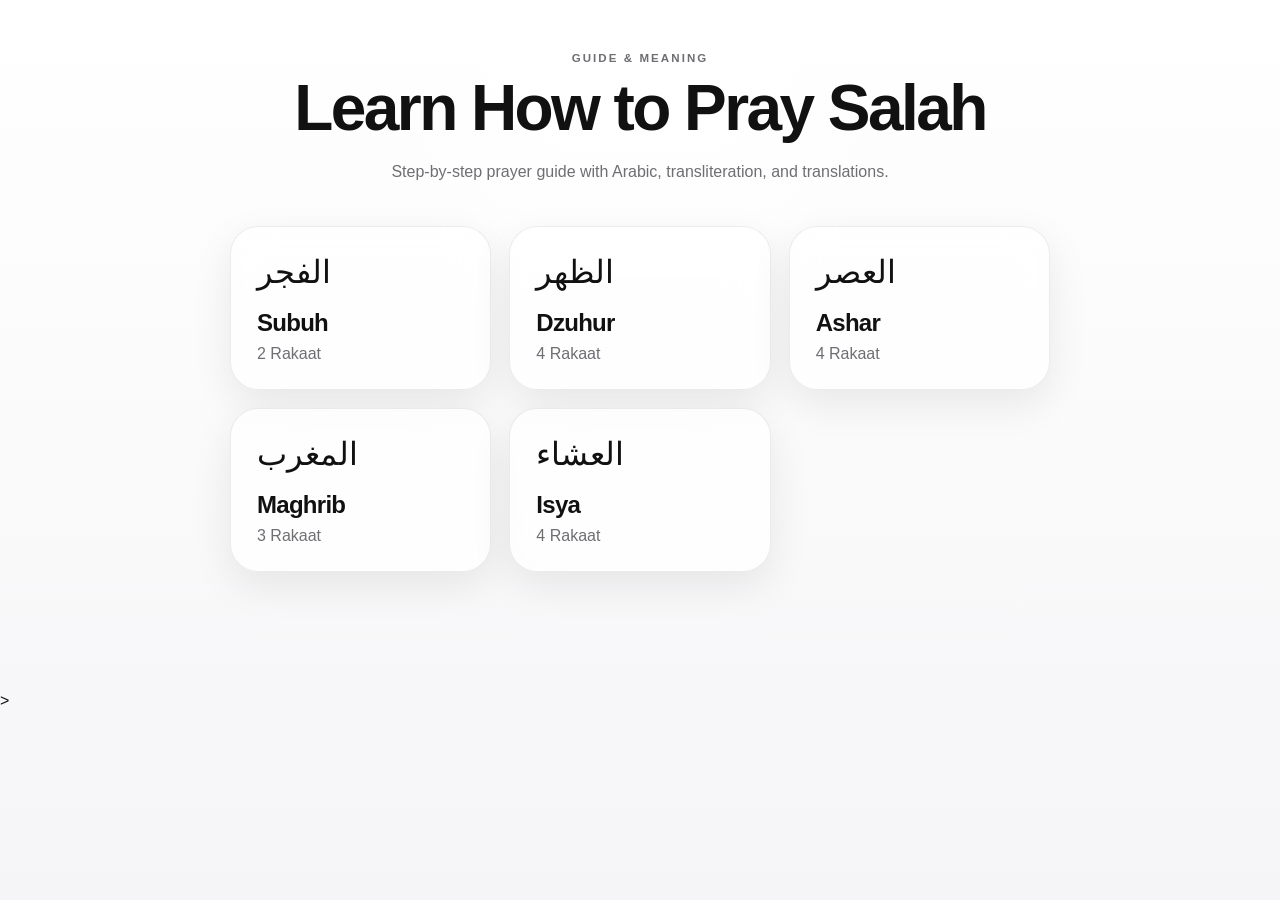
<file: learn-salah.html>
<!DOCTYPE html>
<html lang="id">
<head>
  <meta charset="UTF-8" />
  <meta
    name="viewport"
    content="width=device-width, initial-scale=1.0"
  />

  <title>Learn Salah</title>

  <link rel="stylesheet" href="css/salah-style.css" />
</head>

<body>

  <main class="app-shell">

    <!-- MENU VIEW -->
    <section class="menu-view" id="menuView">

      <div class="hero">
        <p class="hero__eyebrow">GUIDE & MEANING</p>

        <h1 class="hero__title">
          Learn How to Pray Salah
        </h1>

        <p class="hero__text">
          Step-by-step prayer guide with Arabic,
          transliteration, and translations.
        </p>
      </div>

      

      <div class="prayer-grid">

        <a href="?prayer=subh" class="prayer-card">
          <span class="prayer-card__arabic">الفجر</span>
          <h2>Subuh</h2>
          <p>2 Rakaat</p>
        </a>

        <a href="?prayer=dhuhr" class="prayer-card">
          <span class="prayer-card__arabic">الظهر</span>
          <h2>Dzuhur</h2>
          <p>4 Rakaat</p>
        </a>

        <a href="?prayer=asr" class="prayer-card">
          <span class="prayer-card__arabic">العصر</span>
          <h2>Ashar</h2>
          <p>4 Rakaat</p>
        </a>

        <a href="?prayer=maghrib" class="prayer-card">
          <span class="prayer-card__arabic">المغرب</span>
          <h2>Maghrib</h2>
          <p>3 Rakaat</p>
        </a>

        <a href="?prayer=isha" class="prayer-card">
          <span class="prayer-card__arabic">العشاء</span>
          <h2>Isya</h2>
          <p>4 Rakaat</p>
        </a>

      </div>

    </section>

    <!-- GUIDE VIEW -->
    <section class="guide-view hidden" id="guideView">

      <header class="guide-header">

        <a href="learn-salah.html" class="back-button">
          ← Back
        </a>

        <div class="guide-meta">
          <p class="guide-meta__eyebrow">
            COMPLETE GUIDE
          </p>

          <h1 id="prayerTitle"></h1>

          <p id="prayerInfo"></p>
        </div>

      </header>

      <div id="stepsContainer" class="steps-container"></div>

    </section>

  </main>

  <script src="js/salah-script.js"></script>

</body>
</html>>
</file>
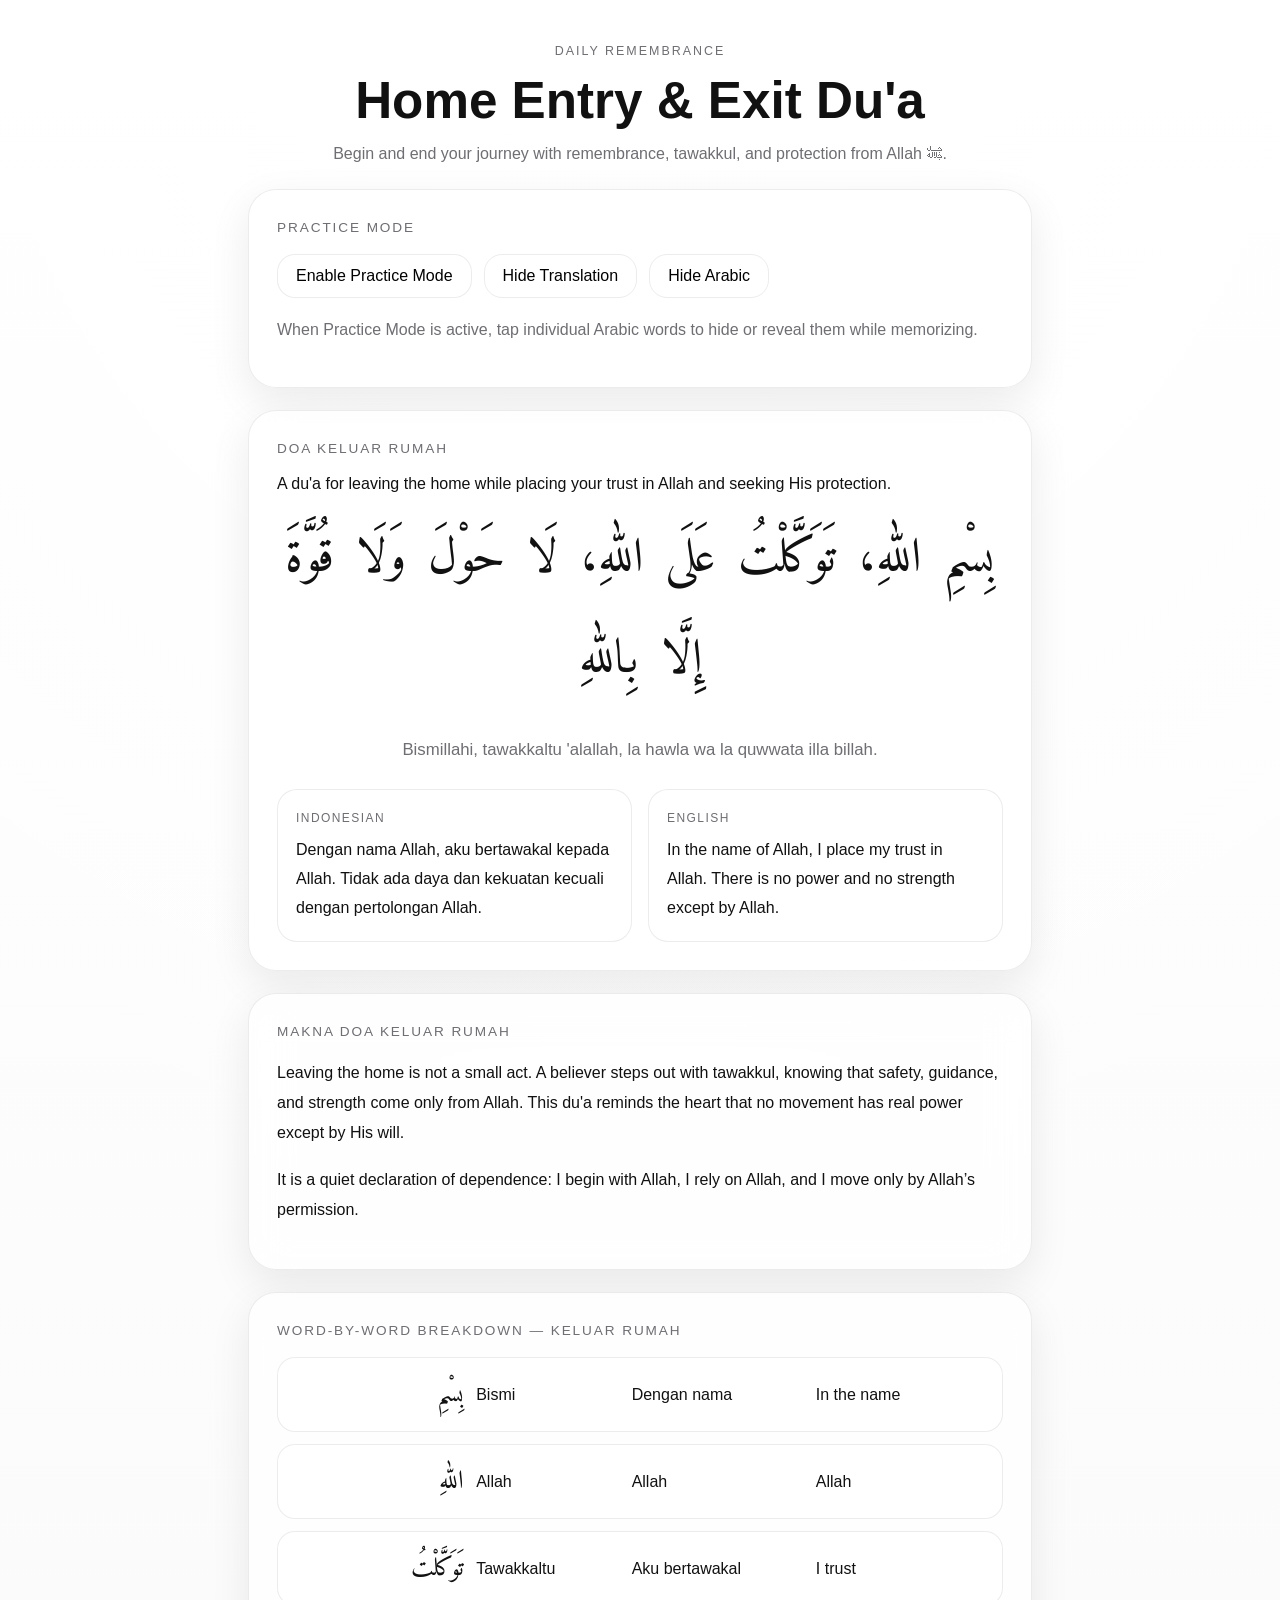
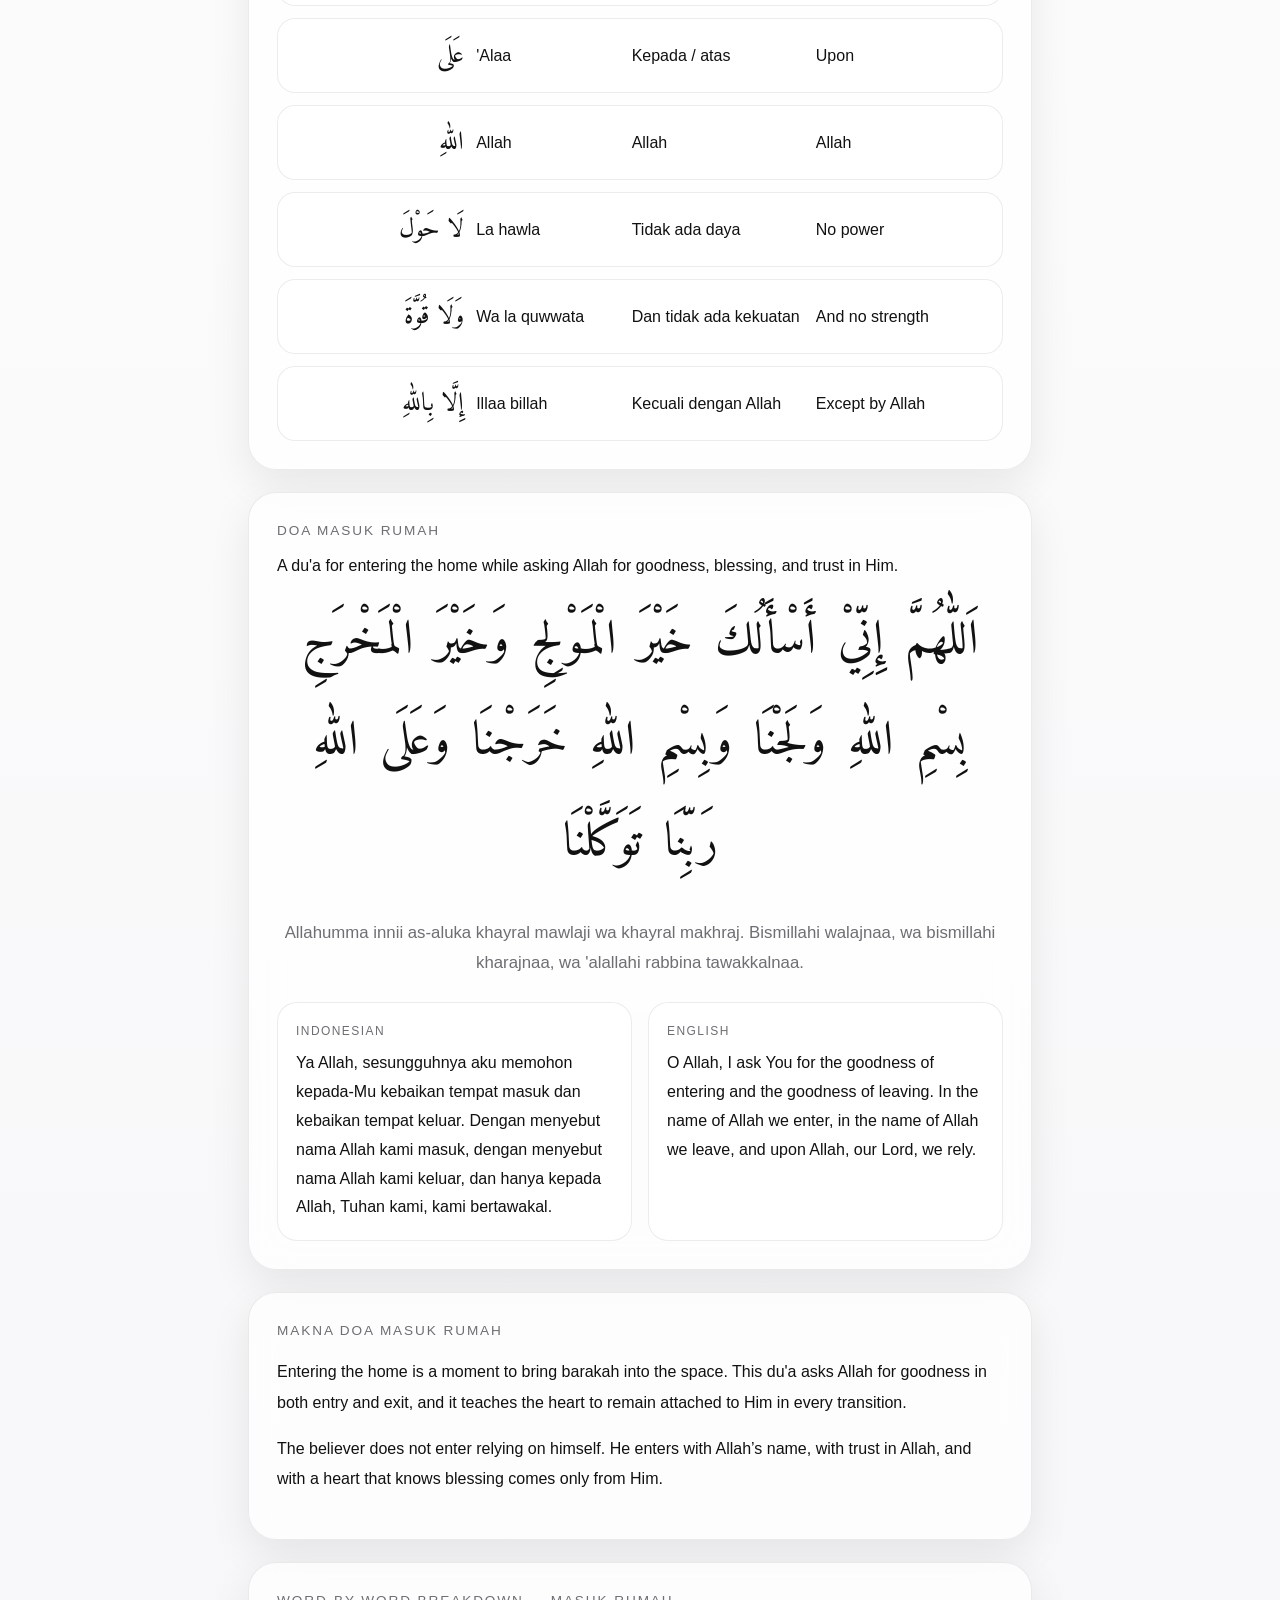
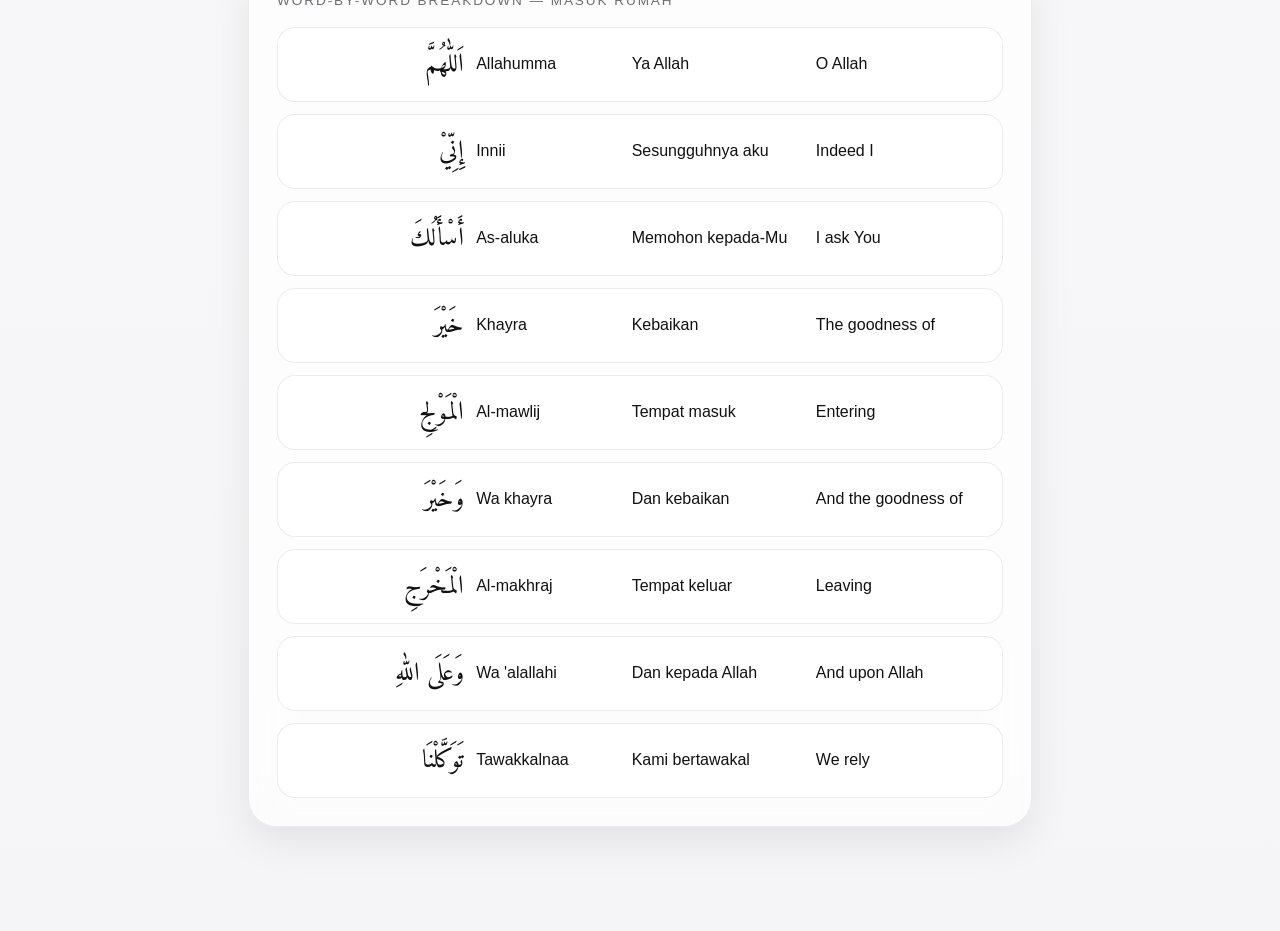
<file: leaving-entering-house.html>
<!DOCTYPE html>
<html lang="en">
<head>
  <meta charset="UTF-8" />
  <meta
    name="viewport"
    content="width=device-width, initial-scale=1.0, viewport-fit=cover"
  />

  <title>Home Entry & Exit Du'a</title>

  <link rel="preconnect" href="https://fonts.googleapis.com">
  <link rel="preconnect" href="https://fonts.gstatic.com" crossorigin>

  <link
    href="https://fonts.googleapis.com/css2?family=Amiri:wght@400;700&display=swap"
    rel="stylesheet"
  />

  <link rel="stylesheet" href="css/dua.css">
</head>
<body>

<div class="app-shell">

  <header class="hero">
    <p class="hero__eyebrow">Daily Remembrance</p>
    <h1 class="hero__title">Home Entry & Exit Du'a</h1>
    <p class="hero__subtitle">
      Begin and end your journey with remembrance, tawakkul, and protection from Allah ﷻ.
    </p>
  </header>

  <section class="practice-card">
    <div class="section-heading">
      <span>Practice Mode</span>
    </div>

    <div class="practice-controls">
      <button id="practiceToggle" class="action-btn">
        Enable Practice Mode
      </button>

      <button id="hideTranslationBtn" class="action-btn secondary">
        Hide Translation
      </button>

      <button id="hideArabicBtn" class="action-btn secondary">
        Hide Arabic
      </button>
    </div>

    <p class="practice-note">
      When Practice Mode is active, tap individual Arabic words to hide or reveal them while memorizing.
    </p>
  </section>

  <!-- DOA KELUAR RUMAH -->
  <section class="dua-card">

    <div class="card-top">
      <div class="section-heading">
        <span>Doa Keluar Rumah</span>
      </div>
      <p class="card-caption">
        A du'a for leaving the home while placing your trust in Allah and seeking His protection.
      </p>
    </div>

    <div class="arabic-wrapper" id="arabicContainerBefore">
      <p class="arabic-line">
        <span class="word">بِسْمِ</span>
        <span class="word">اللّٰهِ،</span>
        <span class="word">تَوَكَّلْتُ</span>
        <span class="word">عَلَى</span>
        <span class="word">اللّٰهِ،</span>
        <span class="word">لَا</span>
        <span class="word">حَوْلَ</span>
        <span class="word">وَلَا</span>
        <span class="word">قُوَّةَ</span>
        <span class="word">إِلَّا</span>
        <span class="word">بِاللّٰهِ</span>
      </p>
    </div>

    <div class="transliteration" id="transliterationContainerBefore">
      Bismillahi, tawakkaltu 'alallah, la hawla wa la quwwata illa billah.
    </div>

    <div class="translations" id="translationContainerBefore">
      <div class="translation-card">
        <span class="translation-label">Indonesian</span>
        <p>
          Dengan nama Allah, aku bertawakal kepada Allah. Tidak ada daya dan kekuatan kecuali dengan pertolongan Allah.
        </p>
      </div>

      <div class="translation-card">
        <span class="translation-label">English</span>
        <p>
          In the name of Allah, I place my trust in Allah. There is no power and no strength except by Allah.
        </p>
      </div>
    </div>

    
  </section>

  <section class="meaning-card">
    <div class="section-heading">
      <span>Makna Doa Keluar Rumah</span>
    </div>

    <p>
      Leaving the home is not a small act. A believer steps out with tawakkul, knowing that safety, guidance, and strength come only from Allah.
      This du'a reminds the heart that no movement has real power except by His will.
    </p>

    <p>
      It is a quiet declaration of dependence: I begin with Allah, I rely on Allah, and I move only by Allah’s permission.
    </p>
  </section>

  <section class="breakdown-card">
    <div class="section-heading">
      <span>Word-by-Word Breakdown — Keluar Rumah</span>
    </div>

    <div class="breakdown-grid">
      <div class="breakdown-row">
        <div class="arabic-cell">بِسْمِ</div>
        <div>Bismi</div>
        <div>Dengan nama</div>
        <div>In the name</div>
      </div>

      <div class="breakdown-row">
        <div class="arabic-cell">اللّٰهِ</div>
        <div>Allah</div>
        <div>Allah</div>
        <div>Allah</div>
      </div>

      <div class="breakdown-row">
        <div class="arabic-cell">تَوَكَّلْتُ</div>
        <div>Tawakkaltu</div>
        <div>Aku bertawakal</div>
        <div>I trust</div>
      </div>

      <div class="breakdown-row">
        <div class="arabic-cell">عَلَى</div>
        <div>'Alaa</div>
        <div>Kepada / atas</div>
        <div>Upon</div>
      </div>

      <div class="breakdown-row">
        <div class="arabic-cell">اللّٰهِ</div>
        <div>Allah</div>
        <div>Allah</div>
        <div>Allah</div>
      </div>

      <div class="breakdown-row">
        <div class="arabic-cell">لَا حَوْلَ</div>
        <div>La hawla</div>
        <div>Tidak ada daya</div>
        <div>No power</div>
      </div>

      <div class="breakdown-row">
        <div class="arabic-cell">وَلَا قُوَّةَ</div>
        <div>Wa la quwwata</div>
        <div>Dan tidak ada kekuatan</div>
        <div>And no strength</div>
      </div>

      <div class="breakdown-row">
        <div class="arabic-cell">إِلَّا بِاللّٰهِ</div>
        <div>Illaa billah</div>
        <div>Kecuali dengan Allah</div>
        <div>Except by Allah</div>
      </div>
    </div>
  </section>

  <!-- DOA MASUK RUMAH -->
  <section class="dua-card">

    <div class="card-top">
      <div class="section-heading">
        <span>Doa Masuk Rumah</span>
      </div>
      <p class="card-caption">
        A du'a for entering the home while asking Allah for goodness, blessing, and trust in Him.
      </p>
    </div>

    <div class="arabic-wrapper" id="arabicContainerAfter">
      <p class="arabic-line">
        <span class="word">اَللّٰهُمَّ</span>
        <span class="word">إِنِّيْ</span>
        <span class="word">أَسْأَلُكَ</span>
        <span class="word">خَيْرَ</span>
        <span class="word">الْمَوْلِجِ</span>
        <span class="word">وَخَيْرَ</span>
        <span class="word">الْمَخْرَجِ</span>
        <span class="word">بِسْمِ</span>
        <span class="word">اللّٰهِ</span>
        <span class="word">وَلَجْنَا</span>
        <span class="word">وَبِسْمِ</span>
        <span class="word">اللّٰهِ</span>
        <span class="word">خَرَجْنَا</span>
        <span class="word">وَعَلَى</span>
        <span class="word">اللّٰهِ</span>
        <span class="word">رَبِّنَا</span>
        <span class="word">تَوَكَّلْنَا</span>
      </p>
    </div>

    <div class="transliteration" id="transliterationContainerAfter">
      Allahumma innii as-aluka khayral mawlaji wa khayral makhraj. Bismillahi walajnaa, wa bismillahi kharajnaa, wa 'alallahi rabbina tawakkalnaa.
    </div>

    <div class="translations" id="translationContainerAfter">
      <div class="translation-card">
        <span class="translation-label">Indonesian</span>
        <p>
          Ya Allah, sesungguhnya aku memohon kepada-Mu kebaikan tempat masuk dan kebaikan tempat keluar. Dengan menyebut nama Allah kami masuk, dengan menyebut nama Allah kami keluar, dan hanya kepada Allah, Tuhan kami, kami bertawakal.
        </p>
      </div>

      <div class="translation-card">
        <span class="translation-label">English</span>
        <p>
          O Allah, I ask You for the goodness of entering and the goodness of leaving. In the name of Allah we enter, in the name of Allah we leave, and upon Allah, our Lord, we rely.
        </p>
      </div>
    </div>
  </section>

  <section class="meaning-card">
    <div class="section-heading">
      <span>Makna Doa Masuk Rumah</span>
    </div>

    <p>
      Entering the home is a moment to bring barakah into the space. This du'a asks Allah for goodness in both entry and exit, and it teaches the heart to remain attached to Him in every transition.
    </p>

    <p>
      The believer does not enter relying on himself. He enters with Allah’s name, with trust in Allah, and with a heart that knows blessing comes only from Him.
    </p>
  </section>

  <section class="breakdown-card">
    <div class="section-heading">
      <span>Word-by-Word Breakdown — Masuk Rumah</span>
    </div>

    <div class="breakdown-grid">
      <div class="breakdown-row">
        <div class="arabic-cell">اَللّٰهُمَّ</div>
        <div>Allahumma</div>
        <div>Ya Allah</div>
        <div>O Allah</div>
      </div>

      <div class="breakdown-row">
        <div class="arabic-cell">إِنِّيْ</div>
        <div>Innii</div>
        <div>Sesungguhnya aku</div>
        <div>Indeed I</div>
      </div>

      <div class="breakdown-row">
        <div class="arabic-cell">أَسْأَلُكَ</div>
        <div>As-aluka</div>
        <div>Memohon kepada-Mu</div>
        <div>I ask You</div>
      </div>

      <div class="breakdown-row">
        <div class="arabic-cell">خَيْرَ</div>
        <div>Khayra</div>
        <div>Kebaikan</div>
        <div>The goodness of</div>
      </div>

      <div class="breakdown-row">
        <div class="arabic-cell">الْمَوْلِجِ</div>
        <div>Al-mawlij</div>
        <div>Tempat masuk</div>
        <div>Entering</div>
      </div>

      <div class="breakdown-row">
        <div class="arabic-cell">وَخَيْرَ</div>
        <div>Wa khayra</div>
        <div>Dan kebaikan</div>
        <div>And the goodness of</div>
      </div>

      <div class="breakdown-row">
        <div class="arabic-cell">الْمَخْرَجِ</div>
        <div>Al-makhraj</div>
        <div>Tempat keluar</div>
        <div>Leaving</div>
      </div>

      <div class="breakdown-row">
        <div class="arabic-cell">وَعَلَى اللّٰهِ</div>
        <div>Wa 'alallahi</div>
        <div>Dan kepada Allah</div>
        <div>And upon Allah</div>
      </div>

      <div class="breakdown-row">
        <div class="arabic-cell">تَوَكَّلْنَا</div>
        <div>Tawakkalnaa</div>
        <div>Kami bertawakal</div>
        <div>We rely</div>
      </div>
    </div>
  </section>

</div>

<script>
const practiceBtn = document.getElementById("practiceToggle");
const hideArabicBtn = document.getElementById("hideArabicBtn");
const hideTranslationBtn = document.getElementById("hideTranslationBtn");

const arabicContainers = [
  document.getElementById("arabicContainerBefore"),
  document.getElementById("arabicContainerAfter")
];

const transliterationContainers = [
  document.getElementById("transliterationContainerBefore"),
  document.getElementById("transliterationContainerAfter")
];

const translationContainers = [
  document.getElementById("translationContainerBefore"),
  document.getElementById("translationContainerAfter")
];

const words = document.querySelectorAll(".word");

let practiceMode = false;

practiceBtn.addEventListener("click", () => {
  practiceMode = !practiceMode;

  if (practiceMode) {
    practiceBtn.textContent = "Practice Mode Enabled";
    document.body.classList.add("practice-active");
  } else {
    practiceBtn.textContent = "Enable Practice Mode";
    document.body.classList.remove("practice-active");
    words.forEach(word => word.classList.remove("hidden-word"));
  }
});

words.forEach(word => {
  word.addEventListener("click", () => {
    if (!practiceMode) return;
    word.classList.toggle("hidden-word");
  });
});

hideArabicBtn.addEventListener("click", () => {
  arabicContainers.forEach(el => el.classList.toggle("hidden-section"));
  transliterationContainers.forEach(el => el.classList.toggle("hidden-section"));
});

hideTranslationBtn.addEventListener("click", () => {
  translationContainers.forEach(el => el.classList.toggle("hidden-section"));
});
</script>

</body>
</html>
</file>
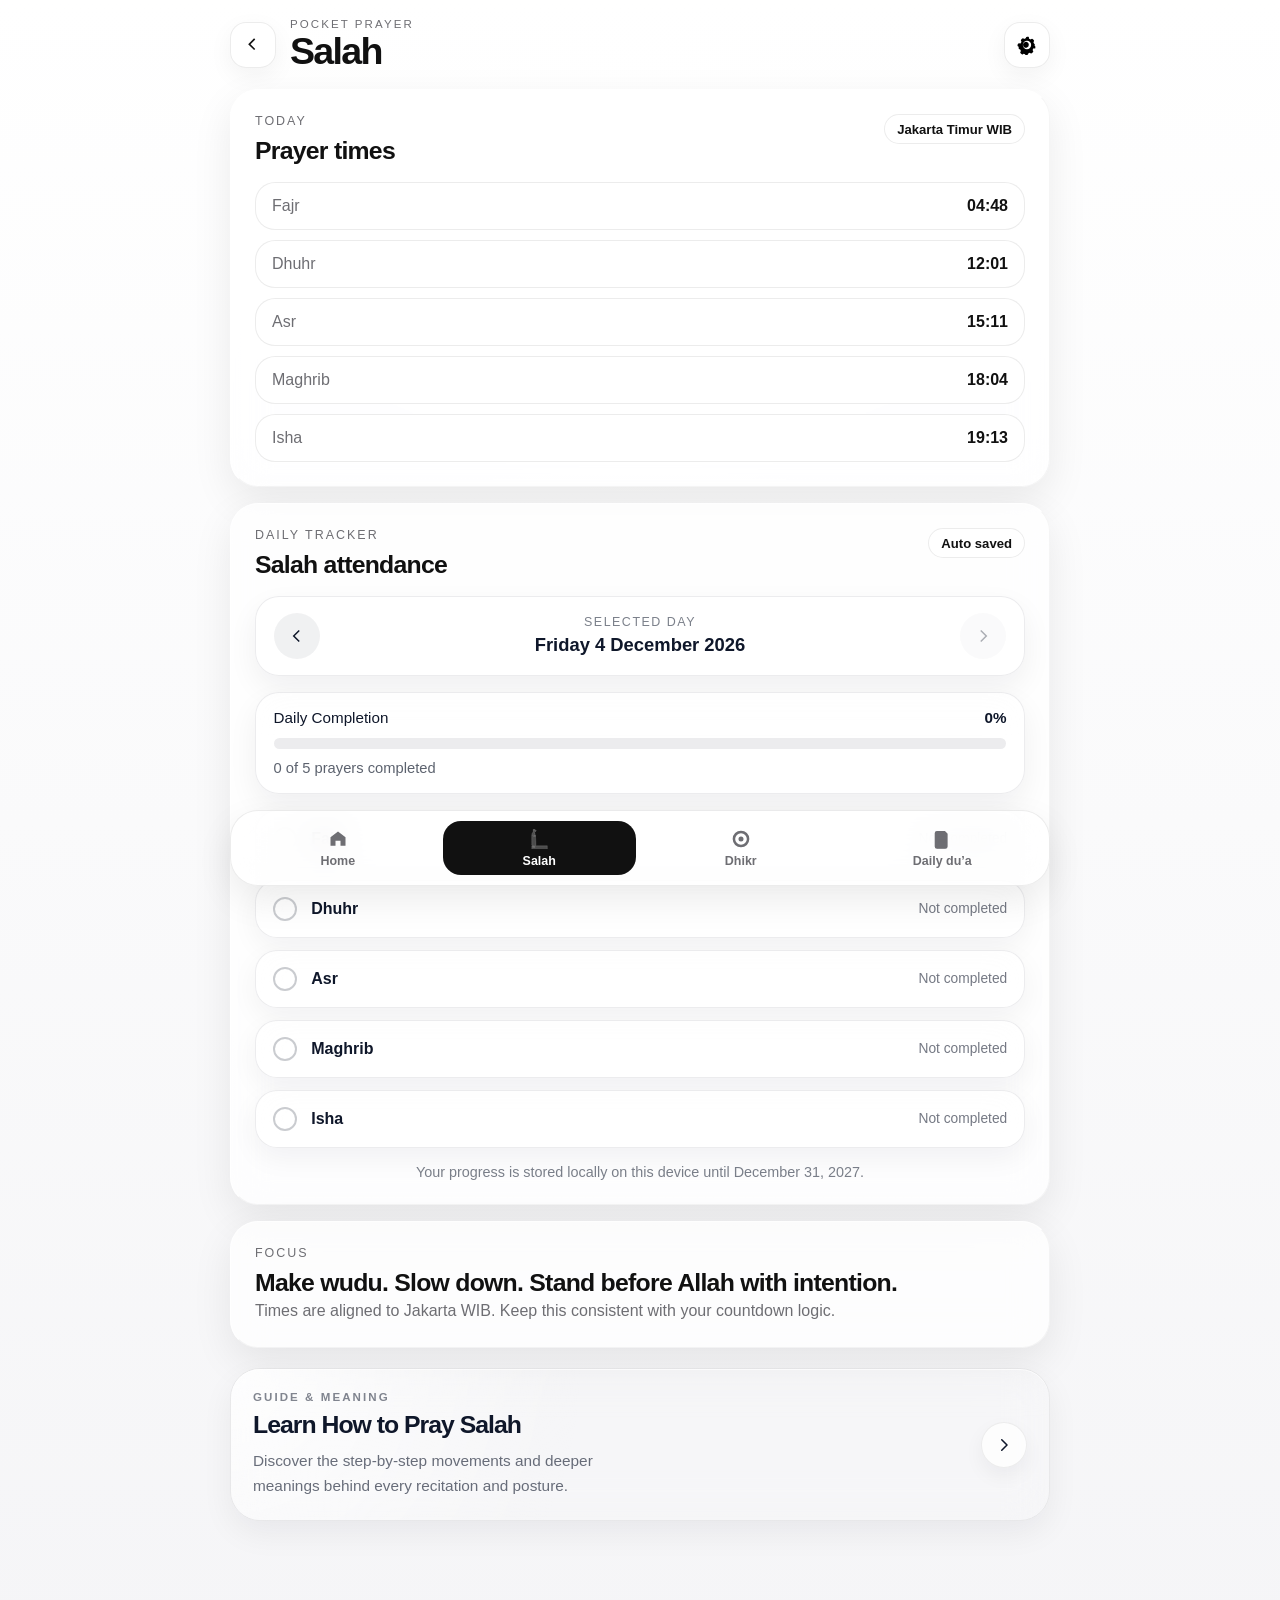
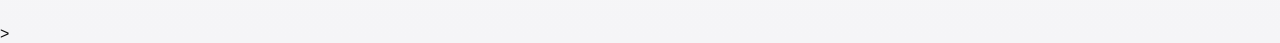
<file: salah.html>
<!DOCTYPE html>
<html lang="en">
<head>
  <meta charset="UTF-8" />
  <meta name="viewport" content="width=device-width, initial-scale=1.0, viewport-fit=cover" />
  <title>Salah — Pocket Prayer</title>
  <link rel="stylesheet" href="css/style.css" />
</head>
<body>
  <div class="app-shell">
    <header class="topbar">
      <div class="topbar__left">
        <a class="back-link" href="index.html" aria-label="Back to home">
          <svg viewBox="0 0 24 24" aria-hidden="true">
            <path d="M14.7 5.3 9 11l5.7 5.7-1.4 1.4L6.2 11l7.1-7.1 1.4 1.4Z"/>
          </svg>
        </a>
        <div>
          <p class="eyebrow">POCKET PRAYER</p>
          <h1>Salah</h1>
        </div>
      </div>

      <button class="icon-button" type="button" aria-label="Open settings">
        <svg viewBox="0 0 24 24" aria-hidden="true">
          <path d="M12 8.5A3.5 3.5 0 1 0 12 15a3.5 3.5 0 0 0 0-6.5Zm9.4 2.2-.9-.2a8.1 8.1 0 0 0-.8-1.9l.5-.8a1.5 1.5 0 0 0-.2-1.9l-.9-.9a1.5 1.5 0 0 0-1.9-.2l-.8.5a8.1 8.1 0 0 0-1.9-.8l-.2-.9A1.5 1.5 0 0 0 13.8 2h-1.6A1.5 1.5 0 0 0 10.8 3l-.2.9c-.7.2-1.4.5-1.9.8l-.8-.5a1.5 1.5 0 0 0-1.9.2l-.9.9a1.5 1.5 0 0 0-.2 1.9l.5.8c-.3.6-.6 1.2-.8 1.9l-.9.2A1.5 1.5 0 0 0 2 14.2v1.6A1.5 1.5 0 0 0 3 17.2l.9.2c.2.7.5 1.4.8 1.9l-.5.8a1.5 1.5 0 0 0 .2 1.9l.9.9a1.5 1.5 0 0 0 1.9.2l.8-.5c.6.3 1.2.6 1.9.8l.2.9A1.5 1.5 0 0 0 10.2 24h1.6a1.5 1.5 0 0 0 1.5-1l.2-.9c.7-.2 1.4-.5 1.9-.8l.8.5a1.5 1.5 0 0 0 1.9-.2l.9-.9a1.5 1.5 0 0 0 .2-1.9l-.5-.8c.3-.6.6-1.2.8-1.9l.9-.2A1.5 1.5 0 0 0 22 15.8v-1.6a1.5 1.5 0 0 0-1-1.5ZM12 17a5 5 0 1 1 0-10 5 5 0 0 1 0 10Z"/>
        </svg>
      </button>
    </header>

    <main class="main">
      <section class="glass-card section-card">
        <div class="section-head">
          <div>
            <p class="info-card__label">Today</p>
            <h2>Prayer times</h2>
          </div>
          <span class="pill pill--soft">Jakarta Timur WIB</span>
        </div>

        <div class="time-list">
          <div class="time-row"><span>Fajr</span><strong>04:48</strong></div>
          <div class="time-row"><span>Dhuhr</span><strong>12:01</strong></div>
          <div class="time-row"><span>Asr</span><strong>15:11</strong></div>
          <div class="time-row"><span>Maghrib</span><strong>18:04</strong></div>
          <div class="time-row"><span>Isha</span><strong>19:13</strong></div>
        </div>
      </section>

      <section class="glass-card section-card">
  <div class="section-head">
    <div>
      <p class="info-card__label">Daily tracker</p>
      <h2>Salah attendance</h2>
    </div>

    <span class="pill pill--soft">Auto saved</span>
  </div>

  <div class="salah-tracker">
    
    <!-- Date Navigation -->
    <div class="tracker-datebar">
      <button class="date-nav-btn" id="prevDayBtn" aria-label="Previous day">
        <svg viewBox="0 0 24 24">
          <path d="M15.7 5.3 9 12l6.7 6.7-1.4 1.4L6.2 12l8.1-8.1z"/>
        </svg>
      </button>

      <div class="tracker-datecopy">
        <p class="tracker-date-label">Selected Day</p>
        <h3 id="trackerDate"></h3>
      </div>

      <button class="date-nav-btn" id="nextDayBtn" aria-label="Next day">
        <svg viewBox="0 0 24 24">
          <path d="m8.3 18.7 6.7-6.7-6.7-6.7 1.4-1.4 8.1 8.1-8.1 8.1z"/>
        </svg>
      </button>
    </div>

    <!-- Progress -->
    <div class="tracker-progress">
      <div class="tracker-progress__top">
        <span>Daily Completion</span>
        <strong id="trackerPercent">0%</strong>
      </div>

      <div class="progress-track">
        <div class="progress-fill" id="progressFill"></div>
      </div>

      <p class="tracker-progress__meta" id="trackerMeta">
        0 of 5 prayers completed
      </p>
    </div>

    <!-- Checklist -->
    <div class="tracker-list" id="trackerList"></div>

    <p class="tracker-note">
      Your progress is stored locally on this device until December 31, 2027.
    </p>

  </div>
</section>

      <section class="glass-card section-card">
        <p class="info-card__label">Focus</p>
        <h2>Make wudu. Slow down. Stand before Allah with intention.</h2>
        <p class="body-copy">
          Times are aligned to Jakarta WIB. Keep this consistent with your countdown logic.
        </p>
      </section>

<a href="learn-salah.html" class="learn-salah-card" aria-label="Learn how to pray salah">
  <div class="learn-salah-card__content">
    <p class="learn-salah-card__eyebrow">GUIDE & MEANING</p>

    <h2 class="learn-salah-card__title">
      Learn How to Pray Salah
    </h2>

    <p class="learn-salah-card__text">
      Discover the step-by-step movements and deeper meanings behind every recitation and posture.
    </p>
  </div>

  <span class="learn-salah-card__icon" aria-hidden="true">
    <svg viewBox="0 0 24 24">
      <path d="m9 5 7 7-7 7"/>
    </svg>
  </span>
</a>

    </main>

    <nav class="bottom-nav" aria-label="Main navigation">
      <a class="nav-item" href="index.html">
        <span class="nav-icon" aria-hidden="true">
          <svg viewBox="0 0 24 24"><path d="M12 3 3 10v10h6v-6h6v6h6V10l-9-7Z"/></svg>
        </span>
        <span>Home</span>
      </a>

      <a class="nav-item nav-item--active" href="salah.html" aria-current="page">
        <span class="nav-icon" aria-hidden="true">
          <svg
   width="24mm"
   height="24mm"
   viewBox="0 0 24 24"
   version="1.1"
   id="svg1"
   xmlns="http://www.w3.org/2000/svg"
   xmlns:svg="http://www.w3.org/2000/svg">
  <defs
     id="defs1">
    <linearGradient
       id="swatch28">
      <stop
         style="stop-color:#000000;stop-opacity:1;"
         offset="0"
         id="stop28" />
    </linearGradient>
  </defs>
  <g
     id="layer1"
     style="fill:#000000;fill-opacity:1;stroke:#ffffff;stroke-opacity:1">
    <ellipse
       style="fill:#4b4b4b;fill-opacity:1;fill-rule:evenodd;stroke:#ffffff;stroke-width:0.144042;stroke-dasharray:none;stroke-opacity:1"
       id="path1"
       cx="6.3236856"
       cy="2.4639521"
       rx="1.5707604"
       ry="1.6299863" />
    <path
       style="fill:#4b4b4b;fill-opacity:1;fill-rule:evenodd;stroke:#ffffff;stroke-width:0.166037;stroke-dasharray:none;stroke-opacity:1"
       d="m 3.334217,20.243319 v 4.464922 h 18.733312 l -0.122411,-4.602557 z"
       id="path7" />
    <path
       style="fill:#4b4b4b;fill-opacity:1;fill-rule:evenodd;stroke:#ffffff;stroke-width:0.168316;stroke-dasharray:none;stroke-opacity:1"
       d="M 4.9818916,3.5562697 3.7266662,4.9722421 3.2505464,7.5412206 3.2721534,13.7715 l 0.064923,5.704343 0.562688,0.525932 c 0.4541824,0.09423 -0.3676497,-0.163593 0.908954,0.42479 0.066465,-0.01486 1.556524,0.176893 1.839551,-0.04046 l 0.90897,-0.26296 0.735816,-0.667534 L 8.1415634,14.014234 7.7520114,8.4312599 6.9512704,4.5676737 6.0423159,4.3249354 Z"
       id="path2" />
    <path
       style="fill:#4b4b4b;fill-opacity:1;fill-rule:evenodd;stroke:#ffffff;stroke-width:0.168316;stroke-dasharray:none;stroke-opacity:1"
       d="m 5.3930876,7.0152904 c 0.4280043,0.013268 0.6925313,1.0114077 0.6925313,1.0114077 L 7.3408434,7.7839594 7.5789014,7.4805377 8.0766664,8.1885238 7.8386084,8.8155945 7.1244264,8.9167376 5.7177092,9.2201608 c 0,0 -0.983079,-0.7846578 -0.9955216,-1.3552859 -0.00767,-0.3519108 0.2945303,-0.8612922 0.6709,-0.8495845 z"
       id="path4" />
    <path
       style="fill:#4b4b4b;fill-opacity:1;fill-rule:evenodd;stroke:#ffffff;stroke-width:0.168316;stroke-dasharray:none;stroke-opacity:1"
       d="M 5.6744287,0.03656946 4.8736809,0.94683525 8.0766674,2.8078263 8.8341304,1.9177864 Z"
       id="path5" />
    <path
       style="fill:#4b4b4b;fill-opacity:1;fill-rule:evenodd;stroke:#ffffff;stroke-width:0.168316;stroke-dasharray:none;stroke-opacity:1"
       d="m 4.5274149,20.365884 -0.043293,1.881217 2.4238815,0.04047 0.476119,-0.404563 -0.346271,-0.343883 -1.4283534,-0.04047 0.021607,-0.950726 z"
       id="path6" />
  </g>
</svg>
        </span>
        <span>Salah</span>
      </a>

      <a class="nav-item" href="dhikr.html">
        <span class="nav-icon" aria-hidden="true">
          <svg viewBox="0 0 24 24"><path d="M12 2a10 10 0 1 0 10 10A10 10 0 0 0 12 2Zm0 3a7 7 0 1 1-7 7 7 7 0 0 1 7-7Zm0 4a3 3 0 1 0 3 3 3 3 0 0 0-3-3Z"/></svg>
        </span>
        <span>Dhikr</span>
      </a>

      <a class="nav-item" href="dua.html">
        <span class="nav-icon" aria-hidden="true">
          <svg viewBox="0 0 24 24" fill="none" xmlns="http://www.w3.org/2000/svg">

  <!-- paper shape -->
  <path d="M6 3h9l3 3v15a2 2 0 0 1-2 2H6a2 2 0 0 1-2-2V5a2 2 0 0 1 2-2z"
        stroke="currentColor"
        stroke-width="1.5"
        stroke-linejoin="round"/>

  <!-- inner lines -->
  <path d="M8 10h8M8 13h8M8 16h6"
        stroke="currentColor"
        stroke-width="1.5"
        stroke-linecap="round"/>

</svg>
        </span>
        <span>Daily du’a</span>
      </a>
    </nav>
  </div>
  <script src="js/script.js"></script>
</body>
</html>>
</file>
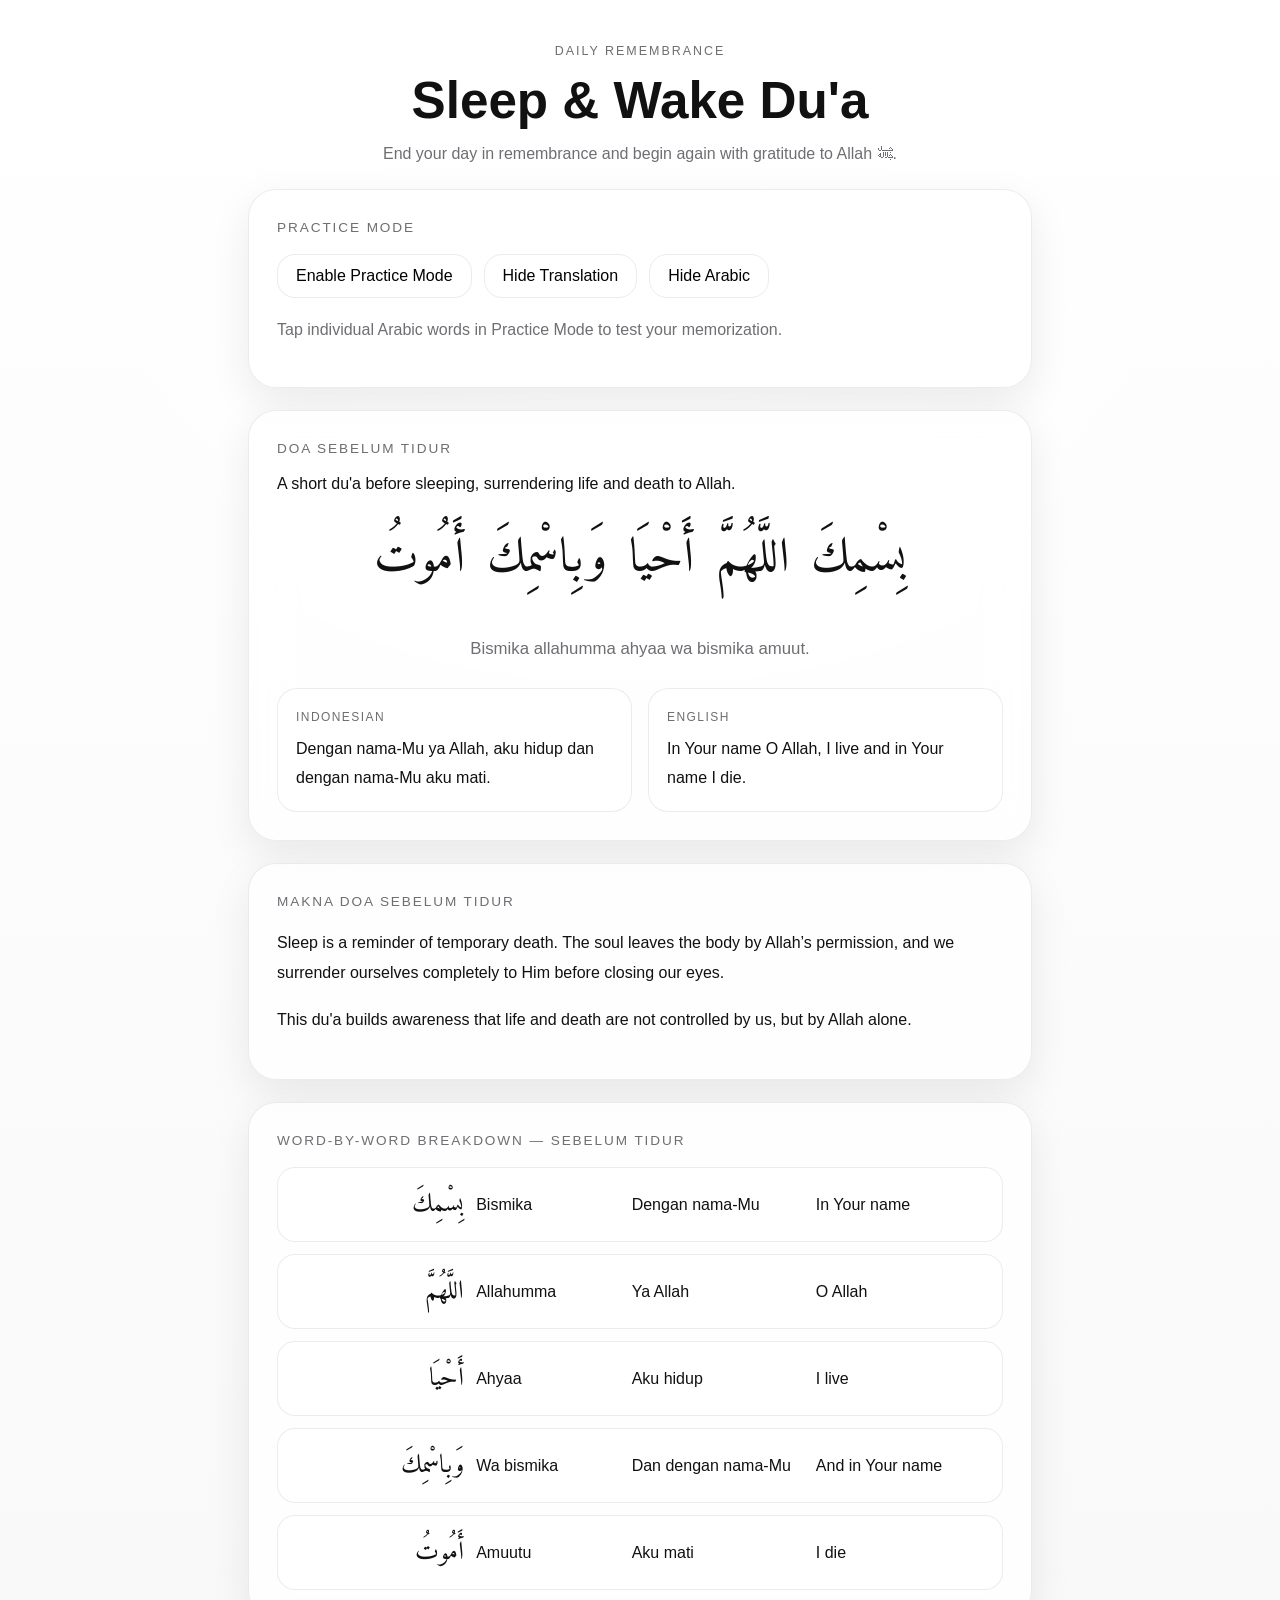
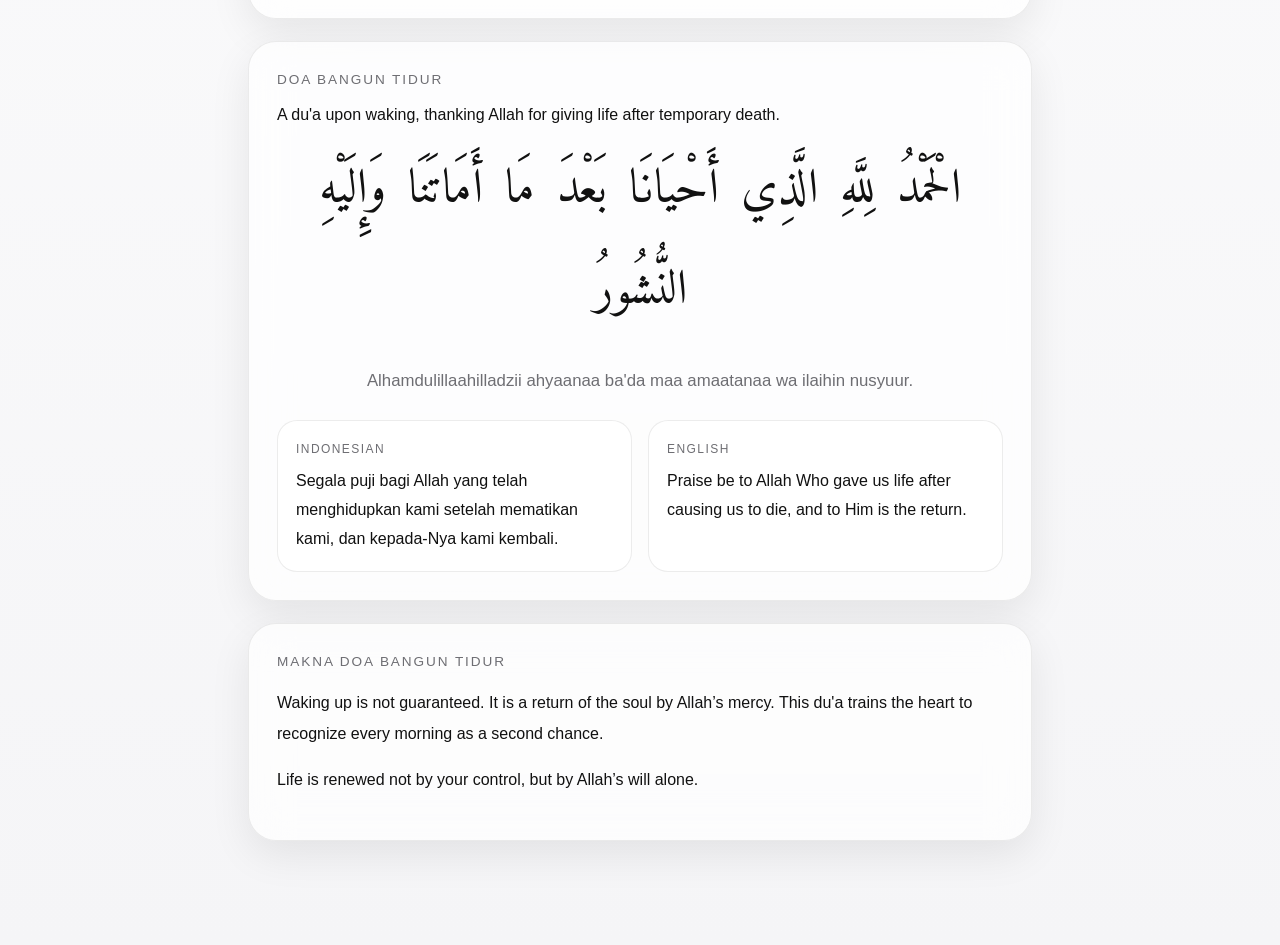
<file: waking-up-before-sleeping.html>
<!DOCTYPE html>
<html lang="en">
<head>
  <meta charset="UTF-8" />
  <meta
    name="viewport"
    content="width=device-width, initial-scale=1.0, viewport-fit=cover"
  />

  <title>Sleep & Wake Du'a</title>

  <link rel="preconnect" href="https://fonts.googleapis.com">
  <link rel="preconnect" href="https://fonts.gstatic.com" crossorigin>

  <link
    href="https://fonts.googleapis.com/css2?family=Amiri:wght@400;700&display=swap"
    rel="stylesheet"
  />

  <link rel="stylesheet" href="css/dua.css">
</head>
<body>

<div class="app-shell">

  <header class="hero">
    <p class="hero__eyebrow">Daily Remembrance</p>
    <h1 class="hero__title">Sleep & Wake Du'a</h1>
    <p class="hero__subtitle">
      End your day in remembrance and begin again with gratitude to Allah ﷻ.
    </p>
  </header>

  <section class="practice-card">
    <div class="section-heading">
      <span>Practice Mode</span>
    </div>

    <div class="practice-controls">
      <button id="practiceToggle" class="action-btn">Enable Practice Mode</button>
      <button id="hideTranslationBtn" class="action-btn secondary">Hide Translation</button>
      <button id="hideArabicBtn" class="action-btn secondary">Hide Arabic</button>
    </div>

    <p class="practice-note">
      Tap individual Arabic words in Practice Mode to test your memorization.
    </p>
  </section>

  <!-- SLEEP DU'A -->
  <section class="dua-card">

    <div class="card-top">
      <div class="section-heading">
        <span>Doa Sebelum Tidur</span>
      </div>
      <p class="card-caption">
        A short du'a before sleeping, surrendering life and death to Allah.
      </p>
    </div>

    <div class="arabic-wrapper" id="arabicContainerBefore">
      <p class="arabic-line">
        <span class="word">بِسْمِكَ</span>
        <span class="word">اللَّهُمَّ</span>
        <span class="word">أَحْيَا</span>
        <span class="word">وَبِاسْمِكَ</span>
        <span class="word">أَمُوتُ</span>
      </p>
    </div>

    <div class="transliteration" id="transliterationContainerBefore">
      Bismika allahumma ahyaa wa bismika amuut.
    </div>

    <div class="translations" id="translationContainerBefore">
      <div class="translation-card">
        <span class="translation-label">Indonesian</span>
        <p>Dengan nama-Mu ya Allah, aku hidup dan dengan nama-Mu aku mati.</p>
      </div>

      <div class="translation-card">
        <span class="translation-label">English</span>
        <p>In Your name O Allah, I live and in Your name I die.</p>
      </div>
    </div>

  </section>

  <section class="meaning-card">
    <div class="section-heading">
      <span>Makna Doa Sebelum Tidur</span>
    </div>

    <p>
      Sleep is a reminder of temporary death. The soul leaves the body by Allah’s permission, and we surrender ourselves completely to Him before closing our eyes.
    </p>

    <p>
      This du'a builds awareness that life and death are not controlled by us, but by Allah alone.
    </p>
  </section>

  <section class="breakdown-card">
    <div class="section-heading">
      <span>Word-by-Word Breakdown — Sebelum Tidur</span>
    </div>

    <div class="breakdown-grid">

      <div class="breakdown-row">
        <div class="arabic-cell">بِسْمِكَ</div>
        <div>Bismika</div>
        <div>Dengan nama-Mu</div>
        <div>In Your name</div>
      </div>

      <div class="breakdown-row">
        <div class="arabic-cell">اللَّهُمَّ</div>
        <div>Allahumma</div>
        <div>Ya Allah</div>
        <div>O Allah</div>
      </div>

      <div class="breakdown-row">
        <div class="arabic-cell">أَحْيَا</div>
        <div>Ahyaa</div>
        <div>Aku hidup</div>
        <div>I live</div>
      </div>

      <div class="breakdown-row">
        <div class="arabic-cell">وَبِاسْمِكَ</div>
        <div>Wa bismika</div>
        <div>Dan dengan nama-Mu</div>
        <div>And in Your name</div>
      </div>

      <div class="breakdown-row">
        <div class="arabic-cell">أَمُوتُ</div>
        <div>Amuutu</div>
        <div>Aku mati</div>
        <div>I die</div>
      </div>

    </div>
  </section>

  <!-- WAKE UP DU'A -->
  <section class="dua-card">

    <div class="card-top">
      <div class="section-heading">
        <span>Doa Bangun Tidur</span>
      </div>
      <p class="card-caption">
        A du'a upon waking, thanking Allah for giving life after temporary death.
      </p>
    </div>

    <div class="arabic-wrapper" id="arabicContainerAfter">
      <p class="arabic-line">
        <span class="word">الْحَمْدُ</span>
        <span class="word">لِلَّهِ</span>
        <span class="word">الَّذِي</span>
        <span class="word">أَحْيَانَا</span>
        <span class="word">بَعْدَ</span>
        <span class="word">مَا</span>
        <span class="word">أَمَاتَنَا</span>
        <span class="word">وَإِلَيْهِ</span>
        <span class="word">النُّشُورُ</span>
      </p>
    </div>

    <div class="transliteration" id="transliterationContainerAfter">
      Alhamdulillaahilladzii ahyaanaa ba'da maa amaatanaa wa ilaihin nusyuur.
    </div>

    <div class="translations" id="translationContainerAfter">
      <div class="translation-card">
        <span class="translation-label">Indonesian</span>
        <p>
          Segala puji bagi Allah yang telah menghidupkan kami setelah mematikan kami, dan kepada-Nya kami kembali.
        </p>
      </div>

      <div class="translation-card">
        <span class="translation-label">English</span>
        <p>
          Praise be to Allah Who gave us life after causing us to die, and to Him is the return.
        </p>
      </div>
    </div>
  </section>

  <section class="meaning-card">
    <div class="section-heading">
      <span>Makna Doa Bangun Tidur</span>
    </div>

    <p>
      Waking up is not guaranteed. It is a return of the soul by Allah’s mercy. This du'a trains the heart to recognize every morning as a second chance.
    </p>

    <p>
      Life is renewed not by your control, but by Allah’s will alone.
    </p>
  </section>

</div>

<script>
const practiceBtn = document.getElementById("practiceToggle");
const hideArabicBtn = document.getElementById("hideArabicBtn");
const hideTranslationBtn = document.getElementById("hideTranslationBtn");

const arabicContainers = [
  document.getElementById("arabicContainerBefore"),
  document.getElementById("arabicContainerAfter")
];

const transliterationContainers = [
  document.getElementById("transliterationContainerBefore"),
  document.getElementById("transliterationContainerAfter")
];

const translationContainers = [
  document.getElementById("translationContainerBefore"),
  document.getElementById("translationContainerAfter")
];

const words = document.querySelectorAll(".word");

let practiceMode = false;

practiceBtn.addEventListener("click", () => {
  practiceMode = !practiceMode;

  if (practiceMode) {
    practiceBtn.textContent = "Practice Mode Enabled";
    document.body.classList.add("practice-active");
  } else {
    practiceBtn.textContent = "Enable Practice Mode";
    document.body.classList.remove("practice-active");
    words.forEach(word => word.classList.remove("hidden-word"));
  }
});

words.forEach(word => {
  word.addEventListener("click", () => {
    if (!practiceMode) return;
    word.classList.toggle("hidden-word");
  });
});

hideArabicBtn.addEventListener("click", () => {
  arabicContainers.forEach(el => el.classList.toggle("hidden-section"));
  transliterationContainers.forEach(el => el.classList.toggle("hidden-section"));
});

hideTranslationBtn.addEventListener("click", () => {
  translationContainers.forEach(el => el.classList.toggle("hidden-section"));
});
</script>

</body>
</html>
</file>
<file: css/style.css>
:root{
  --bg: #f5f5f7;
  --bg-2: #ffffff;
  --card: rgba(255,255,255,.72);
  --card-strong: rgba(255,255,255,.88);
  --border: rgba(17,17,17,.08);
  --text: #111111;
  --muted: #6e6e73;
  --shadow: 0 14px 40px rgba(0,0,0,.08);
  --radius: 28px;
  --nav-h: 76px;
  --max: 820px;
}

*{box-sizing:border-box}
html,body{width:100%;min-height:100%}
body{
  margin:0;
  font-family:-apple-system,BlinkMacSystemFont,"SF Pro Display","Segoe UI",Roboto,Arial,sans-serif;
  color:var(--text);
  background:
    radial-gradient(circle at top, rgba(255,255,255,.92) 0%, rgba(255,255,255,0) 34%),
    linear-gradient(180deg, #ffffff 0%, var(--bg) 100%);
  -webkit-font-smoothing:antialiased;
  text-rendering:optimizeLegibility;
}

a{color:inherit;text-decoration:none}
button{font:inherit}

.app-shell{
  min-height:100vh;
  padding: calc(env(safe-area-inset-top) + 18px) 18px calc(var(--nav-h) + env(safe-area-inset-bottom) + 28px);
  display:flex;
  flex-direction:column;
  align-items:center;
}

.topbar,
.main,
.bottom-nav{
  width:100%;
  max-width:var(--max);
}

.topbar{
  display:flex;
  align-items:center;
  justify-content:space-between;
  gap:16px;
  margin-bottom:18px;
}

.topbar__left{
  display:flex;
  align-items:center;
  gap:14px;
  min-width:0;
}

.brand-mark,
.icon-button,
.back-link{
  width:46px;
  height:46px;
  border-radius:16px;
  display:grid;
  place-items:center;
  background:rgba(255,255,255,.8);
  border:1px solid var(--border);
  box-shadow:0 8px 24px rgba(0,0,0,.05);
  backdrop-filter:blur(18px);
  -webkit-backdrop-filter:blur(18px);
  flex:0 0 auto;
}

.brand-mark svg,
.icon-button svg,
.back-link svg,
.nav-icon svg{
  width:20px;
  height:20px;
  fill:currentColor;
}

.eyebrow{
  margin:0 0 2px;
  font-size:.72rem;
  letter-spacing:.18em;
  color:var(--muted);
}

h1{
  margin:0;
  font-size:clamp(1.7rem, 4vw, 2.35rem);
  line-height:1.05;
  letter-spacing:-.045em;
}

h2{
  margin:0;
  font-size:clamp(1.15rem, 2.4vw, 1.55rem);
  line-height:1.2;
  letter-spacing:-.03em;
}

.main{
  display:grid;
  gap:16px;
}

.glass-card{
  background:var(--card);
  border:1px solid rgba(255,255,255,.68);
  border-bottom-color:rgba(17,17,17,.04);
  border-right-color:rgba(17,17,17,.04);
  box-shadow:var(--shadow);
  backdrop-filter:blur(18px);
  -webkit-backdrop-filter:blur(18px);
}

.hero,
.section-card,
.info-card{
  border-radius:var(--radius);
}

.hero{
  padding:24px;
}

.hero__meta{
  display:flex;
  flex-wrap:wrap;
  gap:8px;
  margin-bottom:18px;
}

.pill{
  display:inline-flex;
  align-items:center;
  justify-content:center;
  min-height:30px;
  padding:0 12px;
  border-radius:999px;
  background:rgba(17,17,17,.08);
  color:var(--text);
  font-size:.82rem;
  font-weight:600;
}

.pill--soft{
  background:rgba(255,255,255,.78);
  border:1px solid var(--border);
}

.countdown{
  display:flex;
  align-items:flex-end;
  justify-content:space-between;
  gap:16px;
  margin-bottom:14px;
}

.countdown__label{
  margin:0;
  color:var(--muted);
  font-size:.88rem;
}

.countdown__time{
  font-size:clamp(2.1rem, 6vw, 4rem);
  font-weight:700;
  letter-spacing:-.06em;
  line-height:1;
}

.hero__copy,
.body-copy,
.info-card p,
.dua-translation{
  margin:0;
  color:var(--muted);
  line-height:1.6;
}

.hero__copy{
  max-width:54ch;
  font-size:1rem;
}

.hero__actions{
  display:flex;
  gap:10px;
  flex-wrap:wrap;
  margin-top:20px;
}

.cta,
.ghost{
  min-height:46px;
  padding:0 18px;
  border-radius:16px;
  display:inline-flex;
  align-items:center;
  justify-content:center;
  font-weight:600;
  letter-spacing:-.01em;
}

.cta{
  background:var(--text);
  color:#fff;
}

.ghost{
  background:rgba(255,255,255,.8);
  border:1px solid var(--border);
}

.overview-grid{
  display:grid;
  gap:16px;
  grid-template-columns:repeat(2, minmax(0,1fr));
}

.info-card{
  padding:20px;
}

.info-card__label{
  margin:0 0 8px;
  font-size:.78rem;
  letter-spacing:.16em;
  text-transform:uppercase;
  color:var(--muted);
}

.section-card{
  padding:20px;
}

.section-head{
  display:flex;
  align-items:flex-start;
  justify-content:space-between;
  gap:12px;
  margin-bottom:16px;
}

.time-list,
.dhikr-stack{
  display:grid;
  gap:10px;
}

.time-row,
.dhikr-row{
  display:flex;
  align-items:center;
  justify-content:space-between;
  gap:16px;
  padding:14px 16px;
  border-radius:20px;
  background:var(--card-strong);
  border:1px solid var(--border);
}

.time-row span,
.dhikr-row span{
  color:var(--muted);
}

.time-row--active{
  background:rgba(17,17,17,.95);
  color:#fff;
}

.time-row--active span{
  color:rgba(255,255,255,.72);
}

.dua-panel{
  margin-top:12px;
  padding:20px;
  border-radius:22px;
  background:var(--card-strong);
  border:1px solid var(--border);
}

.dua-arabic{
  margin:0 0 12px;
  font-size:clamp(1.6rem, 4vw, 2.4rem);
  line-height:1.8;
  direction:rtl;
  text-align:right;
  letter-spacing:0;
}

.dua-translation{
  font-size:1rem;
}

.bottom-nav{
  position:fixed;
  left:50%;
  bottom:calc(14px + env(safe-area-inset-bottom));
  transform:translateX(-50%);
  height:var(--nav-h);
  display:grid;
  grid-template-columns:repeat(4, 1fr);
  gap:8px;
  padding:10px;
  border-radius:28px;
  background:rgba(255,255,255,.8);
  border:1px solid rgba(17,17,17,.08);
  box-shadow:0 14px 36px rgba(0,0,0,.08);
  backdrop-filter:blur(18px);
  -webkit-backdrop-filter:blur(18px);
}

.nav-item{
  border-radius:18px;
  display:flex;
  flex-direction:column;
  align-items:center;
  justify-content:center;
  gap:4px;
  font-size:.78rem;
  font-weight:600;
  color:var(--muted);
  transition:transform .16s ease, background-color .16s ease, color .16s ease;
}

.nav-item--active{
  background:var(--text);
  color:#fff;
}

.nav-item:active{transform:scale(.98)}

.nav-icon{
  width:22px;
  height:22px;
  display:grid;
  place-items:center;
}

@media (max-width: 640px){
  .overview-grid{
    grid-template-columns:1fr;
  }

  .countdown{
    align-items:flex-start;
    flex-direction:column;
  }
}

@media (min-width: 900px){
  .hero{
    padding:30px;
  }

  .section-card,
  .info-card{
    padding:24px;
  }
}

/* =========================================
   POCKET PRAYER MODAL
========================================= */

.hero-modal-trigger{
  border:none;
  cursor:pointer;
  transition:
    transform .16s ease,
    background-color .16s ease,
    border-color .16s ease;
}

.hero-modal-trigger:hover{
  background:rgba(255,255,255,.96);
  border-color:rgba(17,17,17,.1);
}

.hero-modal-trigger:active{
  transform:scale(.98);
}

/* OVERLAY */

.modal-overlay{
  position:fixed;
  inset:0;
  z-index:1200;

  display:flex;
  align-items:center;
  justify-content:center;

  padding:24px;

  background:rgba(15,23,42,.28);

  backdrop-filter:blur(12px);
  -webkit-backdrop-filter:blur(12px);

  opacity:0;
  visibility:hidden;
  pointer-events:none;

  transition:
    opacity .24s ease,
    visibility .24s ease;
}

.modal-overlay.is-visible{
  opacity:1;
  visibility:visible;
  pointer-events:auto;
}

/* MODAL */

.project-modal{
  position:relative;

  width:min(100%, 520px);

  padding:28px;

  border-radius:32px;

  background:
    linear-gradient(
      180deg,
      rgba(255,255,255,.98) 0%,
      rgba(248,248,250,.96) 100%
    );

  border:1px solid rgba(17,17,17,.06);

  box-shadow:
    0 24px 60px rgba(15,23,42,.16),
    inset 0 1px 0 rgba(255,255,255,.92);

  transform:
    translateY(12px)
    scale(.96);

  transition:
    transform .24s cubic-bezier(.2,.8,.2,1),
    opacity .24s ease;
}

.modal-overlay.is-visible .project-modal{
  transform:
    translateY(0)
    scale(1);
}

.project-modal__content{
  display:flex;
  flex-direction:column;
  gap:16px;
}

.project-modal__eyebrow{
  margin:0;

  font-size:.72rem;
  font-weight:700;

  letter-spacing:.18em;
  text-transform:uppercase;

  color:rgba(15,23,42,.48);
}

.project-modal__title{
  margin:0;

  font-size:clamp(1.7rem, 5vw, 2.3rem);

  line-height:1.05;
  letter-spacing:-0.05em;

  color:#0f172a;
}

.project-modal__body{
  margin:0;

  font-size:1rem;
  line-height:1.75;

  color:rgba(15,23,42,.68);
}

/* CLOSE BUTTON */

.project-modal__close{
  position:absolute;
  top:18px;
  right:18px;

  width:42px;
  height:42px;

  border:none;
  border-radius:999px;

  display:grid;
  place-items:center;

  background:rgba(15,23,42,.05);

  color:#0f172a;

  cursor:pointer;

  transition:
    transform .16s ease,
    background-color .16s ease;
}

.project-modal__close:hover{
  background:rgba(15,23,42,.08);
}

.project-modal__close:active{
  transform:scale(.94);
}

.project-modal__close svg{
  width:16px;
  height:16px;

  stroke:currentColor;
  stroke-width:2.2;
  stroke-linecap:round;

  fill:none;
}

/* DISMISS BUTTON */

.project-modal__dismiss{
  margin-top:6px;

  min-height:48px;

  border:none;
  border-radius:18px;

  background:#0f172a;
  color:#fff;

  font-size:.96rem;
  font-weight:600;
  letter-spacing:-0.01em;

  cursor:pointer;

  transition:
    transform .16s ease,
    opacity .16s ease;
}

.project-modal__dismiss:active{
  transform:scale(.985);
}

.project-modal__dismiss:hover{
  opacity:.92;
}

/* REMOVE BLUE OUTLINES */

.hero-modal-trigger,
.project-modal__close,
.project-modal__dismiss{
  outline:none;
  -webkit-tap-highlight-color:transparent;
}

.hero-modal-trigger:focus-visible,
.project-modal__close:focus-visible,
.project-modal__dismiss:focus-visible{
  box-shadow:
    0 0 0 4px rgba(15,23,42,.08);
}

/* MOBILE */

@media (max-width: 640px){

  .modal-overlay{
    align-items:flex-end;
    padding:14px;
  }

  .project-modal{
    width:100%;
    padding:24px;
    border-radius:28px 28px 24px 24px;
  }

  .project-modal__title{
    font-size:1.85rem;
  }

  .project-modal__body{
    font-size:.96rem;
  }
}


/* =========================================
   SALAH TRACKER
========================================= */

.salah-tracker {
  display: flex;
  flex-direction: column;
  gap: 1rem;
}

.tracker-datebar,
.tracker-progress,
.tracker-item {
  background: rgba(255, 255, 255, 0.72);
  border: 1px solid rgba(15, 23, 42, 0.08);
  box-shadow: 0 12px 30px rgba(15, 23, 42, 0.06);
  backdrop-filter: blur(18px);
  -webkit-backdrop-filter: blur(18px);
}

.tracker-datebar {
  display: flex;
  align-items: center;
  justify-content: space-between;
  gap: 1rem;
  padding: 1rem 1.1rem;
  border-radius: 24px;
}

.tracker-datecopy {
  flex: 1;
  text-align: center;
}

.tracker-date-label {
  margin: 0;
  font-size: 0.78rem;
  letter-spacing: 0.12em;
  text-transform: uppercase;
  color: rgba(15, 23, 42, 0.55);
}

.tracker-datecopy h3 {
  margin: 0.25rem 0 0;
  font-size: 1.15rem;
  line-height: 1.3;
  color: #0f172a;
}

.date-nav-btn {
  width: 46px;
  height: 46px;
  border: none;
  border-radius: 999px;
  display: grid;
  place-items: center;
  background: rgba(15, 23, 42, 0.06);
  color: #0f172a;
  cursor: pointer;
  transition: transform 0.2s ease, background 0.2s ease, opacity 0.2s ease;
  flex-shrink: 0;
}

.date-nav-btn:hover {
  transform: translateY(-1px);
  background: rgba(15, 23, 42, 0.1);
}

.date-nav-btn:disabled {
  opacity: 0.35;
  cursor: not-allowed;
  transform: none;
}

.date-nav-btn svg {
  width: 18px;
  height: 18px;
  fill: currentColor;
}

.tracker-progress {
  padding: 1rem 1.1rem 1.05rem;
  border-radius: 24px;
}

.tracker-progress__top {
  display: flex;
  align-items: center;
  justify-content: space-between;
  gap: 1rem;
  margin-bottom: 0.75rem;
  font-size: 0.95rem;
  color: #0f172a;
}

.progress-track {
  width: 100%;
  height: 11px;
  border-radius: 999px;
  background: rgba(15, 23, 42, 0.08);
  overflow: hidden;
}

.progress-fill {
  width: 0%;
  height: 100%;
  border-radius: inherit;
  background: linear-gradient(90deg, #0f172a, #64748b);
  transition: width 0.25s ease;
}

.tracker-progress__meta {
  margin: 0.7rem 0 0;
  font-size: 0.92rem;
  color: rgba(15, 23, 42, 0.68);
}

.tracker-list {
  display: grid;
  gap: 0.75rem;
}

.tracker-item {
  position: relative;
  display: grid;
  grid-template-columns: 24px minmax(0, 1fr) auto;
  align-items: center;
  gap: 0.9rem;
  width: 100%;
  padding: 1rem 1.05rem;
  border-radius: 22px;
  border: 1px solid rgba(15, 23, 42, 0.08);
  background: rgba(255, 255, 255, 0.72);
  box-shadow: 0 10px 28px rgba(15, 23, 42, 0.05);
  cursor: pointer;
  user-select: none;
  transition: transform 0.2s ease, border-color 0.2s ease, background 0.2s ease;
}

.tracker-item:hover {
  transform: translateY(-1px);
}

.tracker-item.is-done {
  background: rgba(15, 23, 42, 0.04);
  border-color: rgba(15, 23, 42, 0.14);
}

.tracker-checkbox {
  position: absolute;
  inset: 0;
  opacity: 0;
  cursor: pointer;
}

.tracker-item__check {
  width: 24px;
  height: 24px;
  border-radius: 999px;
  border: 2px solid rgba(15, 23, 42, 0.22);
  display: grid;
  place-items: center;
  transition: background 0.2s ease, border-color 0.2s ease, transform 0.2s ease;
}

.tracker-item__check::after {
  content: "";
  width: 10px;
  height: 10px;
  border-radius: 999px;
  transform: scale(0);
  transition: transform 0.2s ease;
  background: #0f172a;
}

.tracker-item.is-done .tracker-item__check {
  background: #0f172a;
  border-color: #0f172a;
}

.tracker-item.is-done .tracker-item__check::after {
  transform: scale(1);
  background: #fff;
}

.tracker-item__label {
  font-weight: 600;
  color: #0f172a;
}

.tracker-item__status {
  font-size: 0.86rem;
  color: rgba(15, 23, 42, 0.58);
}

.tracker-item.is-done .tracker-item__label,
.tracker-item.is-done .tracker-item__status {
  color: rgba(15, 23, 42, 0.85);
}

.tracker-note {
  margin: 0;
  font-size: 0.9rem;
  color: rgba(15, 23, 42, 0.55);
  text-align: center;
}

@media (max-width: 640px) {
  .tracker-datebar {
    padding: 0.9rem;
  }

  .tracker-datecopy h3 {
    font-size: 1rem;
  }

  .date-nav-btn {
    width: 42px;
    height: 42px;
  }

  .tracker-progress,
  .tracker-item {
    padding: 0.95rem;
  }

  .tracker-item {
    grid-template-columns: 22px minmax(0, 1fr);
  }

  .tracker-item__status {
    grid-column: 2;
    justify-self: start;
    margin-top: 0.2rem;
  }
}

/* =========================================
   LEARN SALAH CARD
========================================= */

.learn-salah-card{
  position:relative;

  display:flex;
  align-items:center;
  justify-content:space-between;
  gap:18px;

  margin-top:4px;
  padding:22px;

  border-radius:30px;

  background:
    linear-gradient(
      180deg,
      rgba(255,255,255,.92) 0%,
      rgba(255,255,255,.74) 100%
    );

  border:1px solid rgba(17,17,17,.06);

  box-shadow:
    0 12px 32px rgba(15,23,42,.06),
    inset 0 1px 0 rgba(255,255,255,.7);

  backdrop-filter:blur(20px);
  -webkit-backdrop-filter:blur(20px);

  overflow:hidden;

  transition:
    transform .18s ease,
    background-color .18s ease,
    border-color .18s ease,
    box-shadow .18s ease;
}

/* subtle glow */
.learn-salah-card::before{
  content:"";

  position:absolute;
  inset:0;

  background:
    radial-gradient(
      circle at top left,
      rgba(255,255,255,.85),
      transparent 42%
    );

  pointer-events:none;
}

.learn-salah-card:hover{
  transform:translateY(-2px);

  border-color:rgba(17,17,17,.1);

  box-shadow:
    0 18px 40px rgba(15,23,42,.08),
    inset 0 1px 0 rgba(255,255,255,.75);
}

.learn-salah-card:active{
  transform:scale(.985);
}

.learn-salah-card__content{
  position:relative;
  z-index:1;

  min-width:0;

  display:flex;
  flex-direction:column;
  gap:8px;
}

.learn-salah-card__eyebrow{
  margin:0;

  font-size:.72rem;
  font-weight:700;

  letter-spacing:.18em;
  text-transform:uppercase;

  color:rgba(15,23,42,.52);
}

.learn-salah-card__title{
  margin:0;

  font-size:clamp(1.2rem, 2.8vw, 1.55rem);
  line-height:1.15;

  letter-spacing:-0.04em;

  color:#0f172a;
}

.learn-salah-card__text{
  margin:0;

  max-width:42ch;

  font-size:.96rem;
  line-height:1.65;

  color:rgba(15,23,42,.62);
}

.learn-salah-card__icon{
  position:relative;
  z-index:1;

  width:46px;
  height:46px;

  flex-shrink:0;

  border-radius:999px;

  display:grid;
  place-items:center;

  background:rgba(255,255,255,.72);

  border:1px solid rgba(17,17,17,.07);

  box-shadow:
    0 8px 20px rgba(15,23,42,.05);

  transition:
    transform .18s ease,
    background .18s ease;
}

.learn-salah-card:hover .learn-salah-card__icon{
  transform:translateX(2px);
  background:rgba(255,255,255,.92);
}

.learn-salah-card__icon svg{
  width:18px;
  height:18px;

  stroke:#0f172a;
  stroke-width:2.1;
  stroke-linecap:round;
  stroke-linejoin:round;

  fill:none;
}

/* accessibility without ugly browser blue */
.learn-salah-card:focus-visible{
  outline:none;

  border-color:rgba(17,17,17,.12);

  box-shadow:
    0 0 0 4px rgba(15,23,42,.08),
    0 18px 40px rgba(15,23,42,.08);
}

@media (max-width: 640px){

  .learn-salah-card{
    padding:20px;
    border-radius:26px;
  }

  .learn-salah-card__title{
    font-size:1.15rem;
  }

  .learn-salah-card__text{
    font-size:.92rem;
  }

  .learn-salah-card__icon{
    width:42px;
    height:42px;
  }
}

/* =========================================
   DU'A DIRECTORY ACCORDION
========================================= */

.accordion-list {
  display: grid;
  gap: 12px;
}

.accordion-item {
  border-radius: 22px;
  overflow: hidden;
  border: 1px solid rgba(17, 17, 17, 0.08);
  background: rgba(255, 255, 255, 0.74);
  box-shadow: 0 10px 28px rgba(0, 0, 0, 0.05);
  backdrop-filter: blur(18px);
  -webkit-backdrop-filter: blur(18px);
}

.accordion-toggle {
  width: 100%;
  min-height: 56px;
  padding: 0 18px;
  display: flex;
  align-items: center;
  justify-content: space-between;
  gap: 14px;
  border: 0;
  background: transparent;
  color: var(--text);
  cursor: pointer;
  text-align: left;
}

.accordion-title {
  font-size: 1rem;
  font-weight: 650;
  letter-spacing: -0.02em;
}

.accordion-arrow {
  width: 34px;
  height: 34px;
  border-radius: 999px;

  display: grid;
  place-items: center;

  background: rgba(255, 255, 255, 0.65);
  border: 1px solid rgba(17, 17, 17, 0.08);

  box-shadow: 0 6px 18px rgba(0, 0, 0, 0.06);
  backdrop-filter: blur(16px);
  -webkit-backdrop-filter: blur(16px);

  transition: transform 0.25s ease, background 0.25s ease, box-shadow 0.25s ease;
  flex-shrink: 0;
}

.accordion-arrow__icon {
  width: 18px;
  height: 18px;
  color: var(--muted);

  transition: transform 0.25s ease, color 0.25s ease;
}

/* OPEN STATE */
.accordion-item.is-open .accordion-arrow {
  background: rgba(17, 17, 17, 0.04);
  box-shadow: 0 10px 22px rgba(0, 0, 0, 0.08);
}

.accordion-item.is-open .accordion-arrow__icon {
  transform: rotate(180deg);
  color: var(--text);
}

/* PRESS FEEDBACK */
.accordion-toggle:active .accordion-arrow {
  transform: scale(0.94);
}

.accordion-panel {
  display: grid;
  gap: 8px;
  padding: 0 18px 18px;
  max-height: 0;
  overflow: hidden;
  opacity: 0;
  transition: max-height 0.35s ease, opacity 0.22s ease;
}

.accordion-item.is-open .accordion-panel {
  opacity: 1;
}

.dua-link {
  display: block;
  padding: 14px 16px;
  border-radius: 16px;
  background: rgba(255, 255, 255, 0.82);
  border: 1px solid rgba(17, 17, 17, 0.07);
  color: var(--text);
  font-weight: 600;
  letter-spacing: -0.01em;
  transition: transform 0.16s ease, background-color 0.16s ease, border-color 0.16s ease;
}

.dua-link:hover {
  transform: translateY(-1px);
  background: rgba(17, 17, 17, 0.03);
  border-color: rgba(17, 17, 17, 0.12);
}

.dua-link:active {
  transform: scale(0.99);
}

.dua-back-link {
  margin-top: 8px;
  margin-bottom: 18px;
}

.dua-page {
  display: grid;
  gap: 18px;
}

.dua-page__title {
  margin: 0;
  font-size: clamp(1.35rem, 3vw, 1.8rem);
  line-height: 1.2;
  letter-spacing: -0.04em;
}

.dua-arabic {
  margin: 0;
  font-size: clamp(1.8rem, 5vw, 3rem);
  line-height: 1.9;
  direction: rtl;
  text-align: right;
  letter-spacing: 0;
  color: var(--text);
}

.dua-transliteration {
  margin: 0;
  font-size: 1rem;
  line-height: 1.7;
  color: var(--muted);
  font-style: italic;
}

.dua-meaning {
  display: grid;
  gap: 8px;
  padding-top: 6px;
}

/* =========================================
   DHIKR MODULE
========================================= */

.dhikr-header{
  text-align:center;
}

.dhikr-nav{
  margin-top:16px;
  display:flex;
  align-items:center;
  justify-content:space-between;
  gap:12px;
}

.nav-circle{
  width:44px;
  height:44px;
  border-radius:999px;
  border:1px solid var(--border);
  background:rgba(255,255,255,.7);
  display:grid;
  place-items:center;
  backdrop-filter:blur(18px);
  -webkit-backdrop-filter:blur(18px);
  transition:transform .15s ease;
}

.nav-circle:active{
  transform:scale(.92);
}

.nav-circle svg{
  width:18px;
  height:18px;
  fill:var(--text);
}

.dhikr-title{
  display:flex;
  flex-direction:column;
  gap:4px;
}

.dhikr-title span{
  font-size:1.6rem;
  font-weight:600;
  letter-spacing:-0.02em;
}

.dhikr-title small{
  color:var(--muted);
  font-size:.95rem;
}

/* CENTER COUNTER */
.dhikr-counter{
  margin-top:20px;
  display:flex;
  flex-direction:column;
  align-items:center;
  gap:14px;
}

.ring-wrapper{
  position:relative;
  width:220px;
  height:220px;
  display:grid;
  place-items:center;
}

/* SVG RING */
.progress-ring{
  position:absolute;
  transform:rotate(-90deg);
}

.ring-bg{
  fill:none;
  stroke:rgba(17,17,17,.08);
  stroke-width:10;
}

.ring-progress{
  fill:none;
  stroke:#111;
  stroke-width:10;
  stroke-linecap:round;
  stroke-dasharray:628;
  stroke-dashoffset:628;
  transition:stroke-dashoffset .25s ease;
}

/* TAP BUTTON */
.tap-circle{
  width:150px;
  height:150px;
  border-radius:999px;
  border:1px solid rgba(17,17,17,.1);
  background:rgba(255,255,255,.85);
  backdrop-filter:blur(18px);
  -webkit-backdrop-filter:blur(18px);
  box-shadow:0 18px 40px rgba(0,0,0,.08);
  display:flex;
  flex-direction:column;
  align-items:center;
  justify-content:center;
  gap:4px;
  transition:transform .12s ease;
  outline:none;
  -webkit-tap-highlight-color:transparent;
}

.tap-circle:active{
  transform:scale(.96);
}

.count{
  font-size:2.2rem;
  font-weight:700;
  letter-spacing:-0.04em;
}

.hint{
  font-size:.75rem;
  color:var(--muted);
}

/* RESET */
.reset-btn{
  border:none;
  background:transparent;
  color:var(--muted);
  font-size:.85rem;
  cursor:pointer;
  transition:opacity .2s ease;
}

.reset-btn:active{
  opacity:.5;
}

/* =========================================
   INTRODUCTION TO SALAH CARD
========================================= */

.introduction-card{
  margin-top:16px;
}

.intro-card__actions{
  display:flex;
  align-items:center;
  gap:10px;
  flex-wrap:wrap;
  margin-top:8px;
}

.intro-pill{
  display:inline-flex;
  align-items:center;
  justify-content:center;

  min-height:30px;
  padding:0 12px;

  border-radius:999px;

  font-size:.8rem;
  font-weight:600;

  color:#0f172a;

  background:rgba(15,23,42,.06);

  border:1px solid rgba(15,23,42,.08);
}

.intro-button{
  display:inline-flex;
  align-items:center;
  justify-content:center;

  min-height:34px;
  padding:0 14px;

  border-radius:999px;

  background:#0f172a;
  color:#fff;

  font-size:.82rem;
  font-weight:600;

  letter-spacing:-0.01em;
}

.introduction-card:hover .intro-button{
  opacity:.92;
}

/* =========================================
   FULL ANDROID TAP HIGHLIGHT KILLER
========================================= */

html,
body,
* {
  -webkit-tap-highlight-color: transparent !important;
  -webkit-touch-callout: none !important;
}

a,
button,
.nav-item,
.accordion-toggle,
.dua-link {
  -webkit-appearance: none !important;
  appearance: none !important;
  -webkit-tap-highlight-color: transparent !important;
  -webkit-touch-callout: none !important;
  touch-action: manipulation;
  user-select: none;
  outline: none !important;
  background-image: none !important;
}

/* kill the pressed blue/grey flash */
a:active,
button:active,
.nav-item:active,
.accordion-toggle:active,
.dua-link:active {
  background: transparent !important;
  background-color: transparent !important;
  color: inherit !important;
  outline: none !important;
  box-shadow: none !important;
}

/* keep a clean focus style for keyboard users */
a:focus-visible,
button:focus-visible,
.nav-item:focus-visible,
.accordion-toggle:focus-visible,
.dua-link:focus-visible {
  outline: 2px solid rgba(17, 17, 17, 0.15) !important;
  outline-offset: 3px;
  border-radius: 14px;
}
</file>
<file: css/dua.css>
:root{
  --bg: #f5f5f7;
  --bg-2: #ffffff;
  --card: rgba(255,255,255,.72);
  --card-strong: rgba(255,255,255,.88);
  --border: rgba(17,17,17,.08);
  --text: #111111;
  --muted: #6e6e73;
  --shadow: 0 14px 40px rgba(0,0,0,.08);
  --radius: 28px;
  --nav-h: 76px;
  --max: 820px;
}

*{
  box-sizing:border-box;
}

html,
body{
  width:100%;
  min-height:100%;
}

body{
  margin:0;

  font-family:
  -apple-system,
  BlinkMacSystemFont,
  "SF Pro Display",
  "Segoe UI",
  Roboto,
  Arial,
  sans-serif;

  color:var(--text);

  background:
  radial-gradient(
    circle at top,
    rgba(255,255,255,.92) 0%,
    rgba(255,255,255,0) 34%
  ),
  linear-gradient(
    180deg,
    #ffffff 0%,
    var(--bg) 100%
  );

  -webkit-font-smoothing:antialiased;
  text-rendering:optimizeLegibility;
}

a{
  color:inherit;
  text-decoration:none;
}

button{
  font:inherit;
  background:none;
  border:none;
  cursor:pointer;
}

html,
body,
*{
  -webkit-tap-highlight-color: transparent !important;
  -webkit-touch-callout:none !important;
}

.app-shell{
  max-width:var(--max);
  margin:0 auto;

  min-height:100vh;

  padding:
  calc(env(safe-area-inset-top) + 24px)
  18px
  calc(var(--nav-h) + env(safe-area-inset-bottom) + 28px);

  display:flex;
  flex-direction:column;
  gap:22px;
}

.hero{
  text-align:center;
  margin-top:8px;
}

.hero__eyebrow{
  color:var(--muted);
  font-size:.78rem;
  letter-spacing:.16em;
  text-transform:uppercase;
}

.hero__title{
  margin:10px 0;
  font-size:clamp(2rem,5vw,3.2rem);
  font-weight:700;
}

.hero__subtitle{
  color:var(--muted);
  max-width:620px;
  margin:0 auto;
  line-height:1.7;
}

.dua-card,
.meaning-card,
.practice-card,
.breakdown-card{
  background:var(--card);
  backdrop-filter:blur(20px);
  -webkit-backdrop-filter:blur(20px);

  border:1px solid var(--border);

  border-radius:var(--radius);

  box-shadow:var(--shadow);

  padding:28px;
}

.arabic-line{
  font-family:'Amiri', serif;

  font-size:clamp(2rem,4vw,3rem);

  line-height:2.1;
  text-align:center;
  direction:rtl;
  margin:0;
}

.word{
  cursor:pointer;
  transition:.25s ease;
  padding:0 4px;
  border-radius:10px;
}

.practice-active .word:hover{
  background:rgba(0,0,0,.06);
}

.hidden-word{
  opacity:0;
}

.transliteration{
  margin-top:24px;
  text-align:center;

  color:var(--muted);
  font-size:1.05rem;
  line-height:1.8;
}

.translations{
  display:grid;
  grid-template-columns:repeat(auto-fit,minmax(260px,1fr));
  gap:16px;
  margin-top:24px;
}

.translation-card{
  background:var(--card-strong);
  border:1px solid var(--border);
  border-radius:20px;
  padding:18px;
}

.translation-card p{
  margin:10px 0 0;
  line-height:1.8;
}

.translation-label{
  font-size:.75rem;
  color:var(--muted);
  text-transform:uppercase;
  letter-spacing:.12em;
}

.section-heading{
  margin-bottom:18px;
}

.section-heading span{
  font-size:.85rem;
  text-transform:uppercase;
  letter-spacing:.14em;
  color:var(--muted);
}

.note-box{
  margin-top:18px;
  padding:16px 18px;
  border-radius:20px;
  background:rgba(255,255,255,.72);
  border:1px solid var(--border);
  line-height:1.8;
  color:var(--text);
}

.note-box strong{
  display:block;
  margin-bottom:4px;
}

.meaning-card p{
  line-height:1.9;
  margin:0 0 16px;
}

.practice-controls{
  display:flex;
  flex-wrap:wrap;
  gap:12px;
}

.action-btn{
  background:var(--card-strong);
  border:1px solid var(--border);
  border-radius:18px;

  padding:12px 18px;

  transition:.25s ease;
}

.action-btn:hover{
  transform:translateY(-2px);
}

.secondary{
  background:transparent;
}

.practice-note{
  margin-top:18px;
  color:var(--muted);
  line-height:1.7;
}

.breakdown-grid{
  display:flex;
  flex-direction:column;
  gap:12px;
}

.breakdown-row{
  display:grid;
  grid-template-columns:
    1.2fr
    1fr
    1.2fr
    1.2fr;

  gap:12px;

  align-items:center;

  padding:14px;

  background:var(--card-strong);

  border:1px solid var(--border);

  border-radius:18px;
}

.arabic-cell{
  font-family:'Amiri', serif;
  font-size:1.6rem;
  direction:rtl;
}

.hidden-section{
  display:none;
}

@media (max-width:700px){

  .breakdown-row{
    grid-template-columns:1fr;
  }

  .arabic-cell{
    text-align:right;
  }

  .dua-card,
  .meaning-card,
  .practice-card,
  .breakdown-card{
    padding:22px;
  }
}
</file>
<file: css/introduction-salah.css>
/* introduction-salah.css */

/* Base provided by you */
:root {
  --bg: #f5f5f7;
  --bg-2: #ffffff;
  --card: rgba(255,255,255,.72);
  --card-strong: rgba(255,255,255,.88);
  --border: rgba(17,17,17,.08);
  --text: #111111;
  --muted: #6e6e73;
  --shadow: 0 14px 40px rgba(0,0,0,.08);
  --radius: 28px;
  --nav-h: 76px;
  --max: 820px;
}

* { box-sizing: border-box; }
html, body { width: 100%; min-height: 100%; }
body {
  margin: 0;
  font-family: -apple-system, BlinkMacSystemFont, "SF Pro Display", "Segoe UI", Roboto, Arial, sans-serif;
  color: var(--text);
  background:
    radial-gradient(circle at top, rgba(255,255,255,.92) 0%, rgba(255,255,255,0) 34%),
    linear-gradient(180deg, #ffffff 0%, var(--bg) 100%);
  -webkit-font-smoothing: antialiased;
  text-rendering: optimizeLegibility;
}

a { color: inherit; text-decoration: none; }
button { font: inherit; }

.app-shell {
  min-height: 100vh;
  padding: calc(env(safe-area-inset-top) + 18px) 18px calc(var(--nav-h) + env(safe-area-inset-bottom) + 28px);
  display: flex;
  flex-direction: column;
  align-items: center;
}

html, body, * {
  -webkit-tap-highlight-color: transparent !important;
  -webkit-touch-callout: none !important;
}

/* Page layout */
.page {
  width: min(100%, var(--max));
  display: flex;
  flex-direction: column;
  gap: 16px;
}

.card {
  background: var(--card);
  border: 1px solid var(--border);
  border-radius: calc(var(--radius) + 4px);
  box-shadow: var(--shadow);
  backdrop-filter: blur(18px);
  -webkit-backdrop-filter: blur(18px);
}

.hero {
  position: relative;
  overflow: hidden;
  padding: 28px;
}

.hero::before {
  content: "";
  position: absolute;
  inset: auto -60px -60px auto;
  width: 180px;
  height: 180px;
  border-radius: 50%;
  background: radial-gradient(circle, rgba(17,17,17,.06) 0%, rgba(17,17,17,0) 70%);
  pointer-events: none;
}

.eyebrow,
.card-kicker {
  margin: 0 0 10px;
  color: var(--muted);
  font-size: .78rem;
  letter-spacing: .18em;
  text-transform: uppercase;
}

.hero h1 {
  margin: 0;
  font-size: clamp(2.2rem, 5vw, 3.6rem);
  line-height: .98;
  letter-spacing: -.05em;
}

.lede {
  max-width: 60ch;
  margin: 14px 0 0;
  color: var(--muted);
  font-size: 1.02rem;
  line-height: 1.75;
}

.hero-meta {
  display: flex;
  flex-wrap: wrap;
  gap: 10px;
  margin-top: 18px;
}

.pill {
  display: inline-flex;
  align-items: center;
  justify-content: center;
  padding: 10px 14px;
  border-radius: 999px;
  border: 1px solid var(--border);
  background: rgba(255,255,255,.78);
  color: var(--text);
  font-size: .92rem;
  line-height: 1;
  transition: transform .2s ease, border-color .2s ease, background .2s ease;
}

.bento-grid {
  display: grid;
  grid-template-columns: repeat(3, minmax(0, 1fr));
  gap: 14px;
}

.info-card {
  padding: 22px;
  transition: transform .22s ease, box-shadow .22s ease, border-color .22s ease;
  display: flex;
  flex-direction: column;
}

.info-card:hover,
.step-card:hover,
.learn-card:hover {
  transform: translateY(-2px);
  border-color: rgba(17,17,17,.14);
  box-shadow: 0 18px 44px rgba(0,0,0,.10);
}

.info-card h2,
.section-heading h2 {
  margin: 0;
  font-size: 1.15rem;
  line-height: 1.25;
  letter-spacing: -.03em;
}

.info-card p:not(.card-kicker) {
  margin: 10px 0 0;
  color: var(--muted);
  line-height: 1.72;
  font-size: .98rem;
}

.guide-section {
  padding: 24px;
}

.section-heading p:not(.card-kicker) {
  margin: 10px 0 0;
  color: var(--muted);
  line-height: 1.72;
  max-width: 68ch;
}

.steps {
  list-style: none;
  margin: 22px 0 0;
  padding: 0;
  display: grid;
  gap: 12px;
}

.step-card,
.niat-card {
  background: var(--card-strong);
  border: 1px solid var(--border);
  border-radius: 22px;
}

.step-card {
  padding: 18px;
  transition: transform .22s ease, box-shadow .22s ease, border-color .22s ease;
}

.step-top {
  display: flex;
  align-items: flex-start;
  gap: 12px;
}

.step-num {
  width: 34px;
  height: 34px;
  border-radius: 11px;
  display: grid;
  place-items: center;
  flex: 0 0 auto;
  background: #111;
  color: #fff;
  font-size: .92rem;
  font-weight: 600;
}

.step-top h3,
.niat-card h4 {
  margin: 0;
  font-size: 1.02rem;
  letter-spacing: -.02em;
}

.step-note {
  margin: 6px 0 0;
  color: var(--muted);
  line-height: 1.65;
  font-size: .95rem;
}

.arabic-block {
  margin-top: 14px;
  padding: 16px;
  border-radius: 18px;
  border: 1px solid var(--border);
  background: rgba(245,245,247,.92);
}

.recitation + .recitation {
  margin-top: 16px;
  padding-top: 16px;
  border-top: 1px solid rgba(17,17,17,.08);
}

.arabic {
  margin: 0;
  direction: rtl;
  text-align: right;
  font-size: 1.08rem;
  line-height: 2;
  letter-spacing: 0;
}

.transliteration,
.translation-id,
.translation-en {
  margin: 8px 0 0;
  color: var(--muted);
  line-height: 1.75;
  font-size: .96rem;
}

.translation-id {
  color: #3f3f46;
}

.translation-en {
  color: #52525b;
}

.small {
  font-size: .93rem;
}

.arabic-block hr {
  margin: 14px 0;
  border: 0;
  height: 1px;
  background: rgba(17,17,17,.08);
}

.niat-grid {
  display: grid;
  grid-template-columns: repeat(2, minmax(0, 1fr));
  gap: 12px;
  margin-top: 14px;
}

.niat-card {
  padding: 16px;
  display: flex;
  flex-direction: column;
}

.niat-card h4 {
  margin-bottom: 10px;
}

.card-actions {
  margin-top: 14px;
  display: flex;
  justify-content: flex-end;
}

.deep-dive-btn {
  display: inline-flex;
  align-items: center;
  justify-content: center;
  min-height: 40px;
  padding: 10px 16px;
  border-radius: 999px;
  border: 1px solid rgba(17,17,17,.10);
  background: rgba(255,255,255,.9);
  color: var(--text);
  font-size: .92rem;
  font-weight: 600;
  letter-spacing: -.01em;
  box-shadow: 0 10px 26px rgba(0,0,0,.06);
  transition: transform .2s ease, border-color .2s ease, background .2s ease, box-shadow .2s ease;
}

.deep-dive-btn:hover {
  transform: translateY(-1px);
  border-color: rgba(17,17,17,.18);
  box-shadow: 0 14px 30px rgba(0,0,0,.09);
}

.deep-dive-btn:active {
  transform: translateY(0);
}

.closing-note {
  margin: 18px 0 0;
  color: var(--muted);
  line-height: 1.75;
  font-size: .98rem;
}

/* Continue learning card */
.continue-learning {
  margin: 4px 0;
}

.learn-card {
  display: flex;
  align-items: center;
  justify-content: space-between;
  gap: 20px;
  padding: 24px;
  border-radius: calc(var(--radius) + 4px);
  background: var(--card);
  border: 1px solid var(--border);
  backdrop-filter: blur(18px);
  -webkit-backdrop-filter: blur(18px);
  box-shadow: var(--shadow);
  transition: transform .25s ease, border-color .25s ease, box-shadow .25s ease;
}

.learn-card__content {
  flex: 1;
}

.learn-card__eyebrow {
  margin: 0 0 10px;
  font-size: .78rem;
  letter-spacing: .18em;
  text-transform: uppercase;
  color: var(--muted);
}

.learn-card__title {
  margin: 0;
  font-size: 1.4rem;
  line-height: 1.2;
  letter-spacing: -.03em;
}

.learn-card__text {
  margin: 10px 0 0;
  color: var(--muted);
  line-height: 1.7;
}

.learn-card__icon {
  width: 52px;
  height: 52px;
  display: flex;
  align-items: center;
  justify-content: center;
  flex-shrink: 0;
  border-radius: 16px;
  border: 1px solid var(--border);
  background: rgba(255,255,255,.8);
  transition: transform .25s ease, background .25s ease;
}

.learn-card:hover .learn-card__icon {
  transform: translateX(4px);
}

.learn-card__icon svg {
  width: 22px;
  height: 22px;
}

@media (max-width: 760px) {
  .bento-grid,
  .niat-grid {
    grid-template-columns: 1fr;
  }

  .hero,
  .guide-section {
    padding: 20px;
  }

  .info-card {
    padding: 20px;
  }
}

@media (max-width: 640px) {
  .learn-card {
    padding: 20px;
  }

  .learn-card__title {
    font-size: 1.2rem;
  }

  .learn-card__icon {
    width: 46px;
    height: 46px;
  }
}

@media (max-width: 420px) {
  .app-shell {
    padding-left: 14px;
    padding-right: 14px;
  }

  .hero h1 {
    font-size: 2.05rem;
  }

  .lede,
  .section-heading p:not(.card-kicker),
  .info-card p:not(.card-kicker),
  .closing-note {
    font-size: .96rem;
  }

  .arabic {
    font-size: 1rem;
  }
}
</file>
<file: css/salah-style.css>
:root {
  --bg: #f5f5f7;
  --bg-2: #ffffff;
  --card: rgba(255,255,255,.72);
  --card-strong: rgba(255,255,255,.88);
  --border: rgba(17,17,17,.08);
  --text: #111111;
  --muted: #6e6e73;
  --shadow: 0 14px 40px rgba(0,0,0,.08);
  --radius: 28px;
  --nav-h: 76px;
  --max: 820px;
}

*{
  box-sizing:border-box
}

html,
body{
  width:100%;
  min-height:100%
}

body{
  margin:0;
  font-family:-apple-system,BlinkMacSystemFont,"SF Pro Display","Segoe UI",Roboto,Arial,sans-serif;
  color:var(--text);
  background:
    radial-gradient(circle at top, rgba(255,255,255,.92) 0%, rgba(255,255,255,0) 34%),
    linear-gradient(180deg, #ffffff 0%, var(--bg) 100%);
  -webkit-font-smoothing:antialiased;
  text-rendering:optimizeLegibility;
}

a{
  color:inherit;
  text-decoration:none
}

button{
  font:inherit
}

/* =========================================
   FULL ANDROID TAP HIGHLIGHT KILLER
========================================= */

html,
body,
* {
  -webkit-tap-highlight-color: transparent !important;
  -webkit-touch-callout: none !important;
}

/* =========================================
   APP SHELL
========================================= */

.app-shell{
  width:min(100% - 28px, var(--max));
  margin-inline:auto;
  padding:40px 0 120px;
}

/* =========================================
   HERO
========================================= */

.hero{
  text-align:center;
  margin-bottom:40px;
}

.hero__eyebrow{
  font-size:.72rem;
  font-weight:700;
  letter-spacing:.18em;
  color:var(--muted);
  margin-bottom:14px;
}

.hero__title{
  margin:0;
  font-size:clamp(2.2rem, 8vw, 4rem);
  line-height:.95;
  letter-spacing:-.04em;
}

.hero__text{
  max-width:560px;
  margin:20px auto 0;
  color:var(--muted);
  line-height:1.7;
  font-size:1rem;
}

/* =========================================
   PRAYER GRID
========================================= */

.prayer-grid{
  display:grid;
  grid-template-columns:repeat(auto-fit,minmax(220px,1fr));
  gap:18px;
}

.prayer-card{
  position:relative;
  overflow:hidden;
  background:var(--card);
  border:1px solid var(--border);
  border-radius:var(--radius);
  padding:26px;
  backdrop-filter:blur(20px);
  box-shadow:var(--shadow);
  transition:.28s ease;
}

.prayer-card:hover{
  transform:translateY(-4px);
}

.prayer-card__arabic{
  display:block;
  font-size:2rem;
  margin-bottom:18px;
}

.prayer-card h2{
  margin:0;
  font-size:1.5rem;
  letter-spacing:-.03em;
}

.prayer-card p{
  margin:8px 0 0;
  color:var(--muted);
}



/* =========================================
   GUIDE HEADER
========================================= */

.guide-header{
  margin-bottom:28px;
}

.back-button{
  display:inline-flex;
  align-items:center;
  gap:8px;
  padding:12px 18px;
  border-radius:999px;
  background:var(--card);
  border:1px solid var(--border);
  margin-bottom:24px;
  backdrop-filter:blur(20px);
}

.guide-meta__eyebrow{
  margin:0 0 12px;
  color:var(--muted);
  font-size:.72rem;
  letter-spacing:.18em;
  font-weight:700;
}

.guide-meta h1{
  margin:0;
  font-size:clamp(2rem, 8vw, 3.6rem);
  letter-spacing:-.05em;
}

.guide-meta p{
  margin-top:10px;
  color:var(--muted);
}

/* =========================================
   STEPS
========================================= */

.steps-container{
  display:flex;
  flex-direction:column;
  gap:20px;
}

.step-card{
  background:var(--card);
  border:1px solid var(--border);
  border-radius:var(--radius);
  padding:28px;
  backdrop-filter:blur(20px);
  box-shadow:var(--shadow);
}

.step-number{
  width:42px;
  height:42px;
  border-radius:50%;
  background:#111111;
  color:#ffffff;
  display:grid;
  place-items:center;
  font-size:.92rem;
  font-weight:700;
  margin-bottom:22px;
}

.step-title{
  margin:0 0 22px;
  font-size:1.7rem;
  letter-spacing:-.03em;
}

.arabic{
  font-size:2rem;
  line-height:2.1;
  text-align:right;
  margin-bottom:18px;
}

.latin{
  color:var(--text);
  line-height:1.8;
  font-style:italic;
  margin-bottom:16px;
}

.translation{
  color:var(--muted);
  line-height:1.8;
}

/* =========================================
   TRANSITION CARD
========================================= */

.transition-card{
  display:flex;
  flex-direction:column;
  align-items:center;
  justify-content:center;

  padding:18px 20px;

  margin:-4px 0;

  background:
    rgba(255,255,255,.52);

  border:1px solid
    rgba(17,17,17,.06);

  border-radius:22px;

  backdrop-filter:blur(18px);

  box-shadow:
    0 10px 30px rgba(0,0,0,.05);
}

.transition-arabic{
  font-size:1.8rem;
  line-height:1.4;
}

.transition-latin{
  margin-top:8px;

  font-size:.92rem;

  color:var(--muted);

  font-style:italic;
}

.translation-en{
  margin-top:10px;
  color:rgba(17,17,17,.65);
  line-height:1.8;
  font-size:.95rem;
  border-left:2px solid rgba(17,17,17,.08);
  padding-left:12px;
}

/* =========================================
   META CARD (Rakaat Instruction)
========================================= */

.meta-card{
  display:flex;
  flex-direction:column;
  align-items:center;
  justify-content:center;

  padding:22px;

  margin:6px 0;

  background:rgba(17,17,17,.03);

  border:1px dashed rgba(17,17,17,.12);

  border-radius:22px;

  text-align:center;
}

.meta-arabic{
  font-size:1.6rem;
  margin-bottom:10px;
}

.meta-text{
  font-size:.95rem;
  color:var(--muted);
}



/* =========================================
   UTILITIES
========================================= */

.hidden{
  display:none;
}

/* =========================================
   RESPONSIVE
========================================= */

@media (max-width:640px){

  .app-shell{
    width:min(100% - 20px, var(--max));
    padding-top:28px;
  }

  .step-card{
    padding:22px;
  }

  .arabic{
    font-size:1.7rem;
  }

}
</file>
